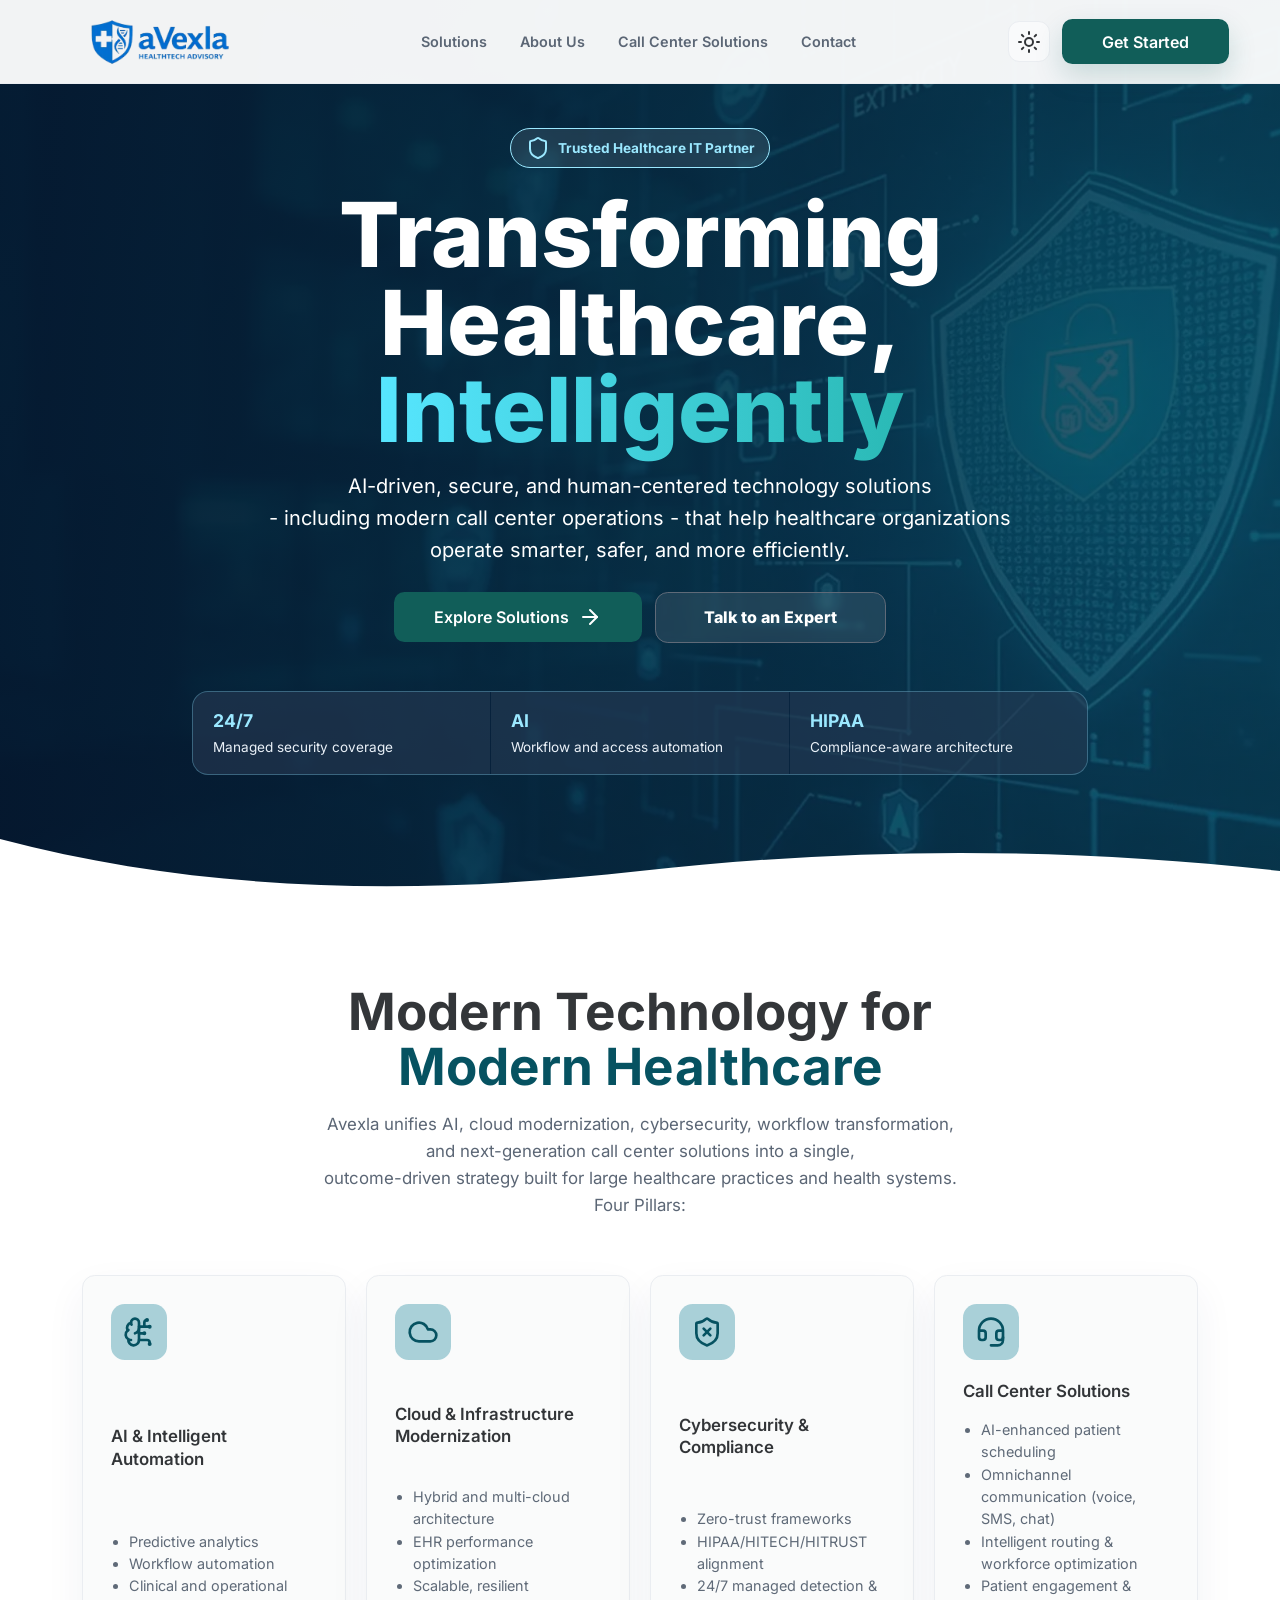
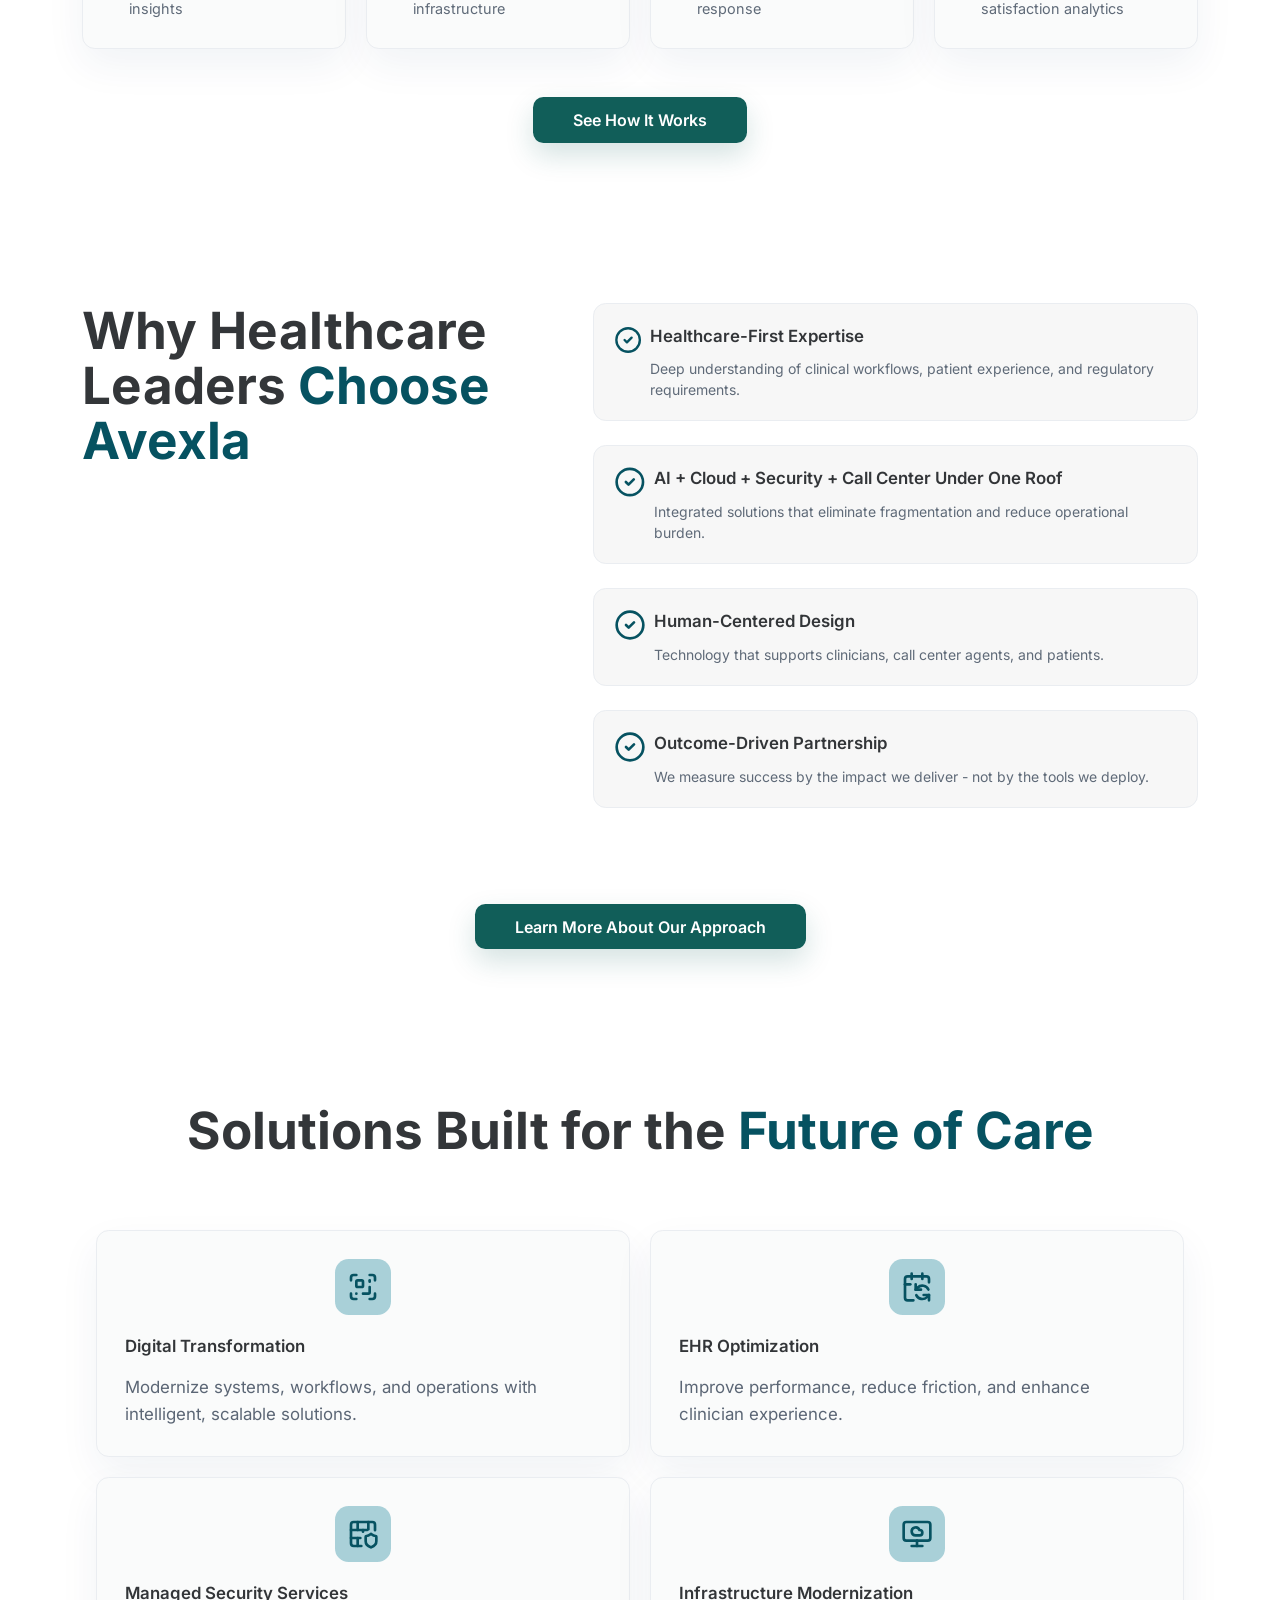
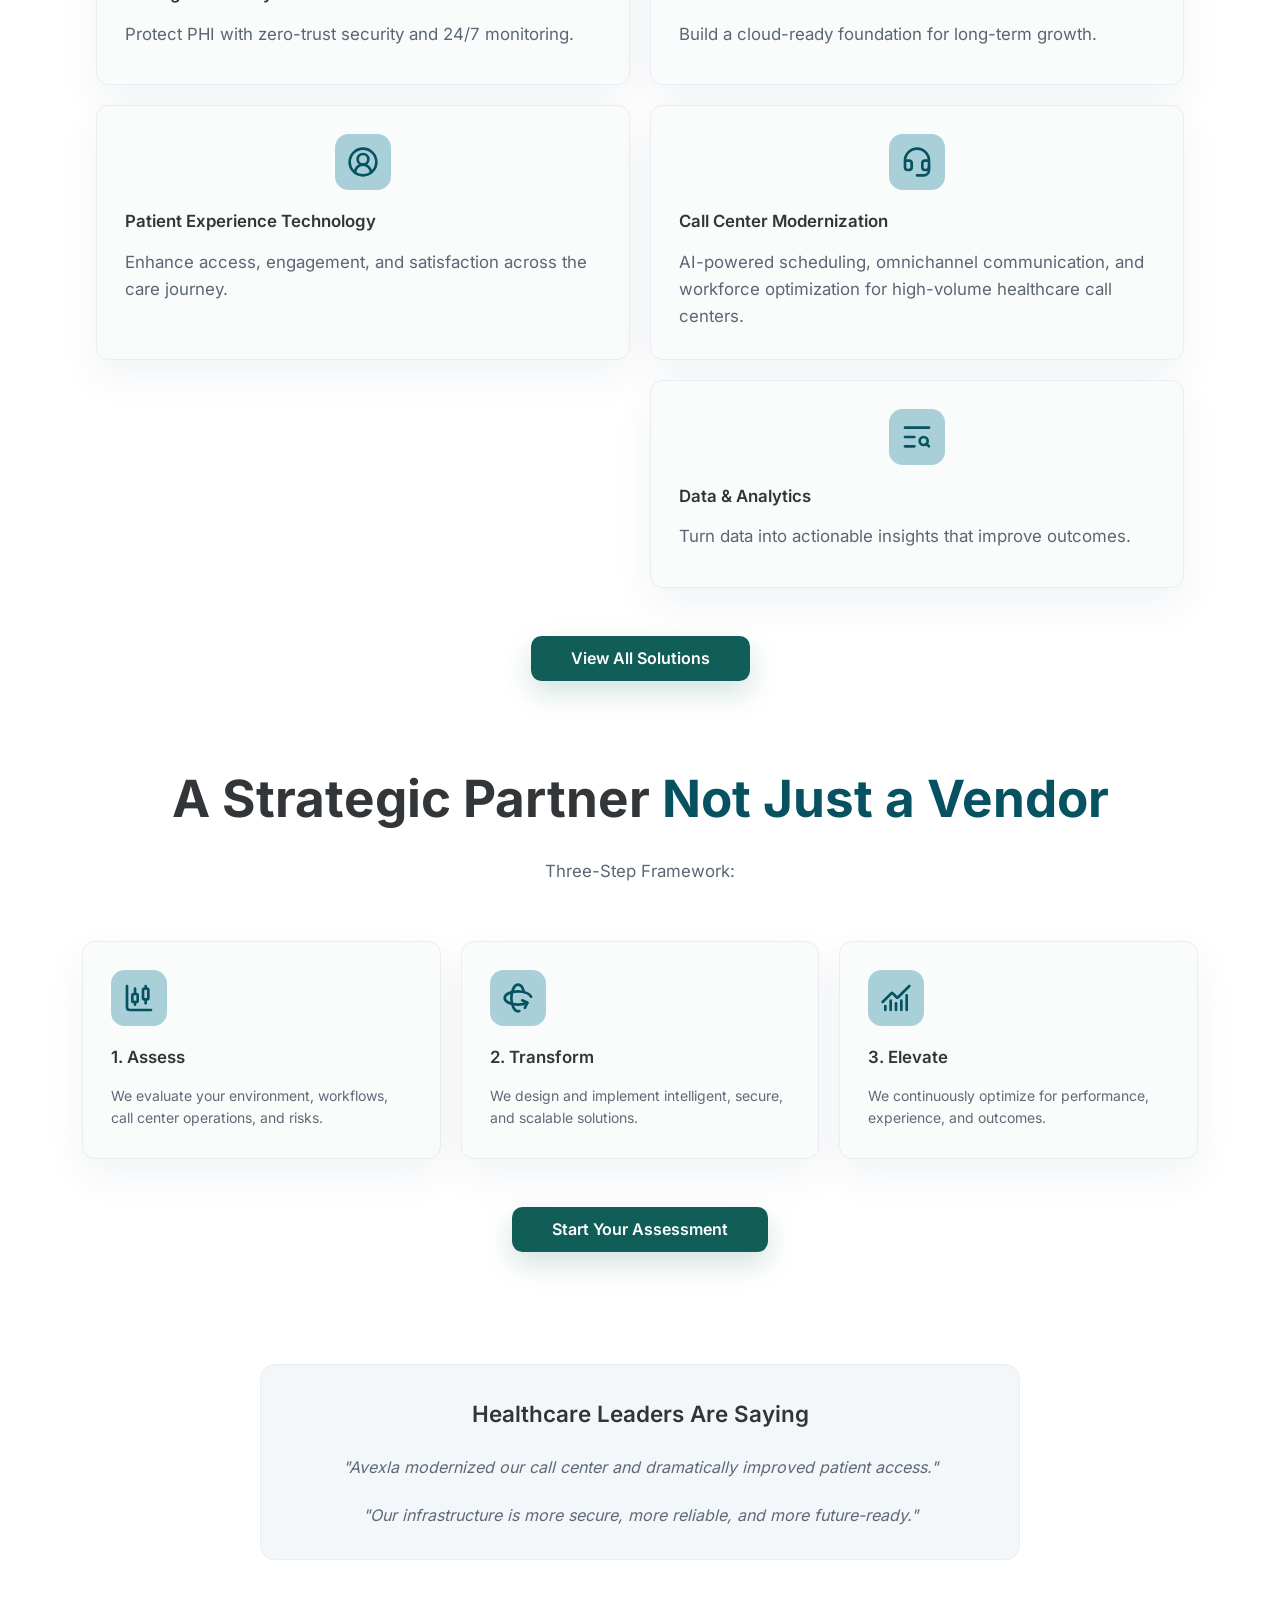
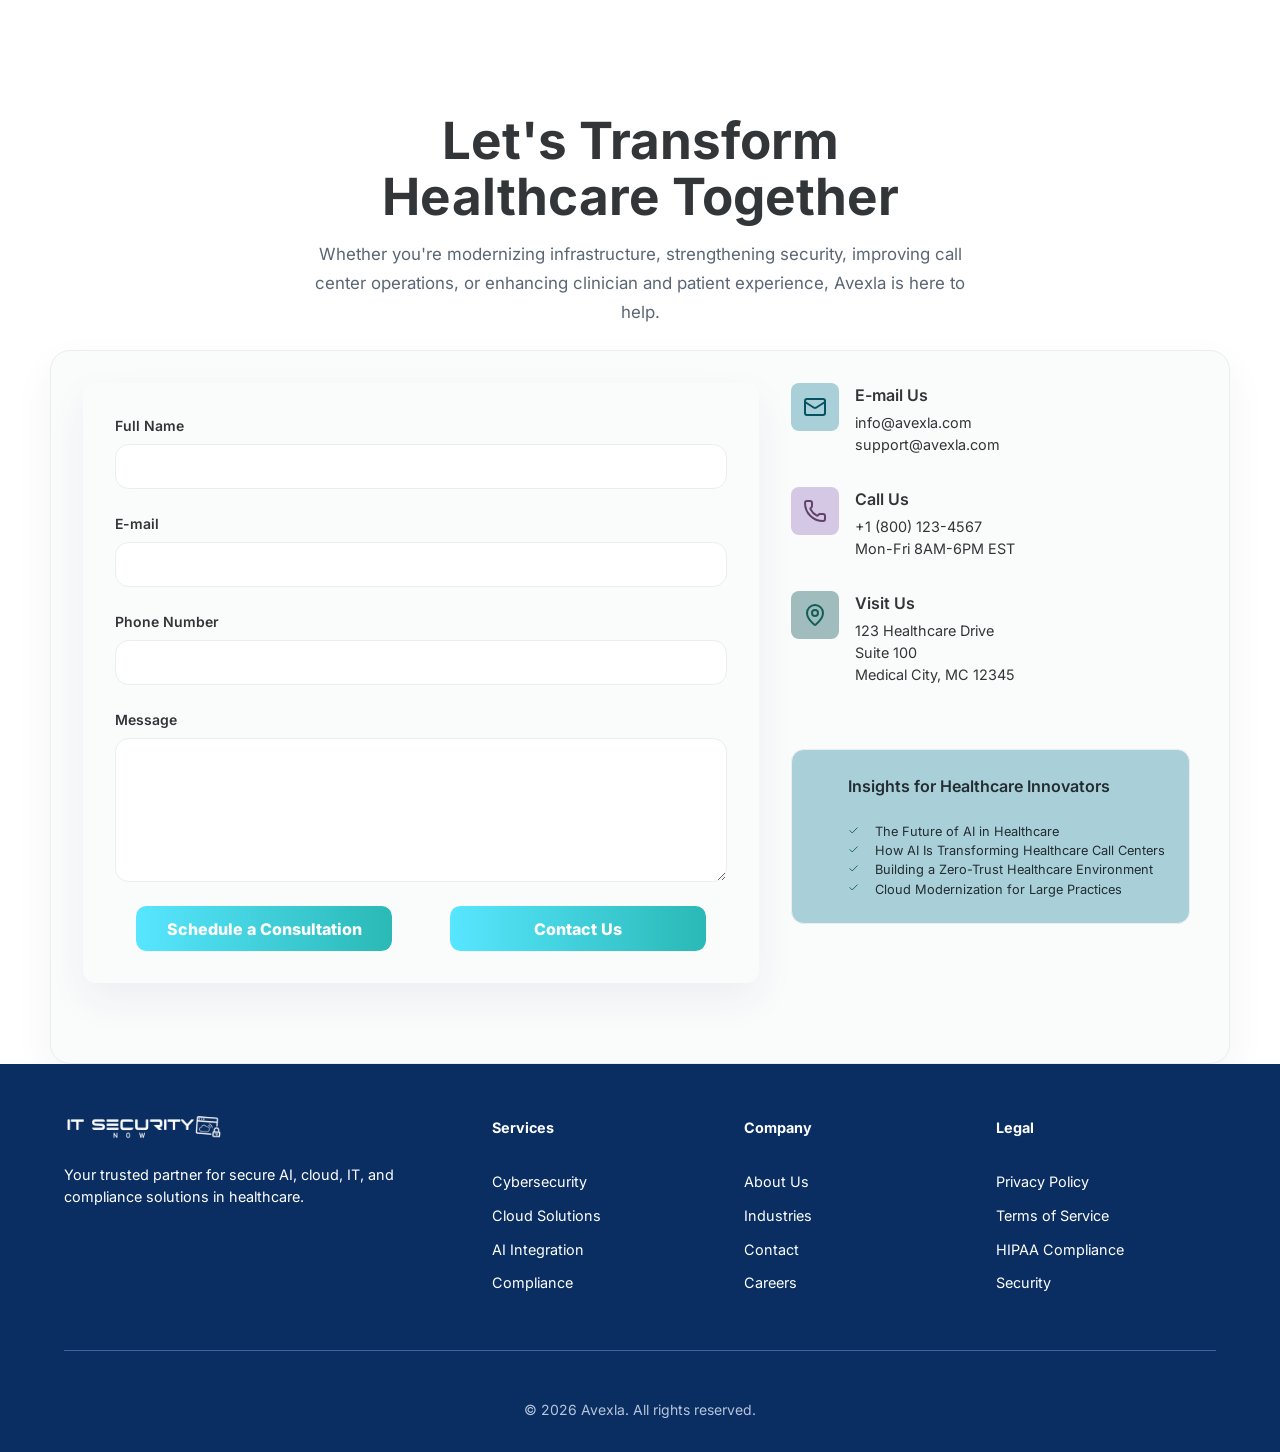
<file: index.html>
<!DOCTYPE html>
<html lang="en-US">

<head>
    <meta charset="UTF-8">
    <meta name="viewport" content="width=device-width, initial-scale=1.0">
    <link rel="icon" href="/favicon.svg">
    <link rel="mask-icon" href="/favicon.svg" color="#0a2e62">
    <title>Avexla — Healthcare Technology, AI, Security & Call Center Solutions</title>
    <meta name="description" content="Avexla delivers AI-driven, secure, and human-centered healthcare technology — cloud modernization, cybersecurity, and modern call center solutions for health systems and large practices.">
    <link rel="canonical" href="https://www.avexla.com/">
    <meta name="theme-color" content="#0a2e62">
    <script src="/gtm.js" async></script>
    <link rel="apple-touch-icon" href="/apple-touch-icon.png">
    <link rel="manifest" href="/site.webmanifest">
    <meta property="og:site_name" content="Avexla">
    <meta property="og:type" content="website">
    <meta property="og:title" content="Avexla — Healthcare Technology, AI, Security &amp; Call Center Solutions">
    <meta property="og:description" content="Avexla delivers AI-driven, secure, and human-centered healthcare technology — cloud modernization, cybersecurity, and modern call center solutions for health systems and large practices.">
    <meta property="og:url" content="https://www.avexla.com/">
    <meta property="og:image" content="https://www.avexla.com/assets/og-image.jpg">
    <meta property="og:image:width" content="1200">
    <meta property="og:image:height" content="630">
    <meta name="twitter:card" content="summary_large_image">
    <meta name="twitter:title" content="Avexla — Healthcare Technology, AI, Security &amp; Call Center Solutions">
    <meta name="twitter:description" content="Avexla delivers AI-driven, secure, and human-centered healthcare technology — cloud modernization, cybersecurity, and modern call center solutions for health systems and large practices.">
    <meta name="twitter:image" content="https://www.avexla.com/assets/og-image.jpg">
    <script type="application/ld+json">
    {
      "@context": "https://schema.org",
      "@graph": [
        {
          "@type": "Organization",
          "@id": "https://www.avexla.com/#organization",
          "name": "Avexla",
          "url": "https://www.avexla.com/",
          "logo": {
            "@type": "ImageObject",
            "url": "https://www.avexla.com/assets/avexla-logo.webp",
            "width": 386,
            "height": 145
          },
          "description": "AI-driven, secure, and human-centered healthcare technology solutions including cloud modernization, cybersecurity, and call center modernization.",
          "contactPoint": {
            "@type": "ContactPoint",
            "contactType": "sales",
            "email": "info@avexla.com",
            "availableLanguage": "English"
          }
        },
        {
          "@type": "WebSite",
          "@id": "https://www.avexla.com/#website",
          "url": "https://www.avexla.com/",
          "name": "Avexla",
          "inLanguage": "en-US",
          "publisher": {
            "@id": "https://www.avexla.com/#organization"
          }
        },
        {
          "@type": "WebPage",
          "@id": "https://www.avexla.com/#webpage",
          "url": "https://www.avexla.com/",
          "name": "Avexla — Healthcare Technology, AI, Security & Call Center Solutions",
          "isPartOf": {
            "@id": "https://www.avexla.com/#website"
          },
          "about": {
            "@id": "https://www.avexla.com/#organization"
          },
          "description": "Avexla delivers AI-driven, secure, and human-centered healthcare technology — cloud modernization, cybersecurity, and modern call center solutions for health systems and large practices.",
          "inLanguage": "en-US"
        }
      ]
    }
    </script>
    <link rel="preload" href="/assets/fonts/inter-latin.woff2" as="font" type="font/woff2" crossorigin>
    <link rel="preload" as="image" href="./assets/hero-bg.webp">
    <link rel="stylesheet" href="style.css">
</head>

<body data-theme="light">
    <header>
        <div id="logo">
            <a href="./index.html"><img src="./assets/avexla-logo.webp" width="386" height="145"
                    alt="Avexla" fetchpriority="high" decoding="async"></a>
        </div>

        <nav>
            <ul>
                <li><a href="./solutions.html">Solutions</a></li>
                <li><a href="./about.html">About Us</a></li>
                <li><a href="./callcenter.html">Call Center Solutions</a></li>
                <li><a href="./contact.html">Contact</a></li>
            </ul>
        </nav>
        <div id="mobile-menu" class="mobile-nav">
            <button class="close-menu" id="close-menu" type="button" aria-label="Close menu">&times;</button>
            <ul>
                <li><a href="./solutions.html">Solutions</a></li>
                <li><a href="./about.html">About Us</a></li>
                <li><a href="./callcenter.html">Call Center Solutions</a></li>
                <li><a href="./contact.html">Contact</a></li>
            </ul>
        </div>
        <div id="nav-buttons">
            <button class="theme-toggle" type="button" aria-label="Toggle color theme">
                <!-- sun icon -->
                <svg class="icon-sun" xmlns="http://www.w3.org/2000/svg" width="24" height="24" viewBox="0 0 24 24"
                    fill="none" stroke="currentColor" stroke-width="2" stroke-linecap="round" stroke-linejoin="round"
                    class="lucide lucide-sun-icon lucide-sun">
                    <circle cx="12" cy="12" r="4" />
                    <path d="M12 2v2" />
                    <path d="M12 20v2" />
                    <path d="m4.93 4.93 1.41 1.41" />
                    <path d="m17.66 17.66 1.41 1.41" />
                    <path d="M2 12h2" />
                    <path d="M20 12h2" />
                    <path d="m6.34 17.66-1.41 1.41" />
                    <path d="m19.07 4.93-1.41 1.41" />
                </svg>
                <!-- moon icon -->
                <svg class="icon-moon" xmlns="http://www.w3.org/2000/svg" width="24" height="24" viewBox="0 0 24 24"
                    fill="none" stroke="currentColor" stroke-width="2" stroke-linecap="round" stroke-linejoin="round"
                    class="lucide lucide-moon-icon lucide-moon">
                    <path
                        d="M20.985 12.486a9 9 0 1 1-9.473-9.472c.405-.022.617.46.402.803a6 6 0 0 0 8.268 8.268c.344-.215.825-.004.803.401" />
                </svg>
            </button>
            <button class="menu-toggle" type="button" aria-label="Open menu">☰</button>
            <button class="primary-button" type="button">
                Get Started
            </button>
        </div>
    </header>
    <section id="banner">
        <p class="banner-content credential"> <svg xmlns="http://www.w3.org/2000/svg" width="24px" height="24px"
                viewBox="0 0 24 24" fill="none" stroke="currentColor" stroke-width="2" stroke-linecap="round"
                stroke-linejoin="round" class="lucide lucide-shield-icon lucide-shield">
                <path
                    d="M20 13c0 5-3.5 7.5-7.66 8.95a1 1 0 0 1-.67-.01C7.5 20.5 4 18 4 13V6a1 1 0 0 1 1-1c2 0 4.5-1.2 6.24-2.72a1.17 1.17 0 0 1 1.52 0C14.51 3.81 17 5 19 5a1 1 0 0 1 1 1z" />
            </svg>Trusted Healthcare IT Partner</p>
        <h1 class="banner-content" id="main-title">Transforming Healthcare,<br>
            <span>Intelligently </span>
        </h1>
        <p class="banner-content" id="banner-content-text">AI-driven, secure, and human-centered technology solutions
            <br>- including modern
            call center operations -
            that help healthcare organizations operate smarter, safer, and more efficiently.</p>
        <div class="banner-buttons">
            <button class="banner-content" id="schedule-button">Explore Solutions <svg
                    xmlns="http://www.w3.org/2000/svg" width="24" height="24" viewBox="0 0 24 24" fill="none"
                    stroke="currentColor" stroke-width="2" stroke-linecap="round" stroke-linejoin="round"
                    class="lucide lucide-arrow-right-icon lucide-arrow-right">
                    <path d="M5 12h14" />
                    <path d="m12 5 7 7-7 7" />
                </svg></button>
            <button class="banner-content secondary-button">Talk to an Expert</button>
        </div>
        <div class="hero-metrics" aria-label="Avexla service highlights">
            <div>
                <strong>24/7</strong>
                <span>Managed security coverage</span>
            </div>
            <div>
                <strong>AI</strong>
                <span>Workflow and access automation</span>
            </div>
            <div>
                <strong>HIPAA</strong>
                <span>Compliance-aware architecture</span>
            </div>
        </div>
        <!-- WAVE -->
        <svg class="banner-wave" viewBox="0 0 1440 120" preserveAspectRatio="none">
            <path d="M0,64 C240,120 480,120 720,96 960,72 1200,72 1440,96 L1440,120 L0,120 Z" fill="#ffffff" />
        </svg>
    </section>
    <main>
        <section class="text-container" id="about">
            <h2>Modern Technology for<br><span>Modern Healthcare</span></h2>
            <p>Avexla unifies AI, cloud modernization, cybersecurity, workflow transformation, <br>and next-generation
                call
                center solutions into a single, <br>outcome-driven strategy built for large healthcare practices and
                health systems.<br>
                Four Pillars:</p>
        </section>
        <section class="cards-container">
            <div class="card">
                <div class="icon-container">
                    <svg class="blue-icon" xmlns="http://www.w3.org/2000/svg" width="24" height="24" viewBox="0 0 24 24"
                        fill="none" stroke="currentColor" stroke-width="2" stroke-linecap="round"
                        stroke-linejoin="round" class="lucide lucide-brain-circuit-icon lucide-brain-circuit">
                        <path
                            d="M12 5a3 3 0 1 0-5.997.125 4 4 0 0 0-2.526 5.77 4 4 0 0 0 .556 6.588A4 4 0 1 0 12 18Z" />
                        <path d="M9 13a4.5 4.5 0 0 0 3-4" />
                        <path d="M6.003 5.125A3 3 0 0 0 6.401 6.5" />
                        <path d="M3.477 10.896a4 4 0 0 1 .585-.396" />
                        <path d="M6 18a4 4 0 0 1-1.967-.516" />
                        <path d="M12 13h4" />
                        <path d="M12 18h6a2 2 0 0 1 2 2v1" />
                        <path d="M12 8h8" />
                        <path d="M16 8V5a2 2 0 0 1 2-2" />
                        <circle cx="16" cy="13" r=".5" />
                        <circle cx="18" cy="3" r=".5" />
                        <circle cx="20" cy="21" r=".5" />
                        <circle cx="20" cy="8" r=".5" />
                    </svg>
                </div>
                <h3>AI & Intelligent <br>Automation</h3>
                <ul>
                    <li>Predictive analytics</li>
                    <li>Workflow automation</li>
                    <li>Clinical and operational insights</li>
                </ul>
            </div>
            <div class="card">
                <div class="icon-container">
                    <svg class="blue-icon" xmlns="http://www.w3.org/2000/svg" width="24" height="24" viewBox="0 0 24 24"
                        fill="none" stroke="currentColor" stroke-width="2" stroke-linecap="round"
                        stroke-linejoin="round" class="lucide lucide-cloud-icon lucide-cloud">
                        <path d="M17.5 19H9a7 7 0 1 1 6.71-9h1.79a4.5 4.5 0 1 1 0 9Z" />
                    </svg>
                </div>
                <h3>Cloud & Infrastructure Modernization</h3>
                <ul>
                    <li>Hybrid and multi-cloud architecture</li>
                    <li>EHR performance optimization</li>
                    <li>Scalable, resilient infrastructure</li>
                </ul>
            </div>
            <div class="card">
                <div class="icon-container">
                    <svg class="blue-icon" xmlns="http://www.w3.org/2000/svg" width="24" height="24" viewBox="0 0 24 24"
                        fill="none" stroke="currentColor" stroke-width="2" stroke-linecap="round"
                        stroke-linejoin="round" class="lucide lucide-shield-x-icon lucide-shield-x">
                        <path
                            d="M20 13c0 5-3.5 7.5-7.66 8.95a1 1 0 0 1-.67-.01C7.5 20.5 4 18 4 13V6a1 1 0 0 1 1-1c2 0 4.5-1.2 6.24-2.72a1.17 1.17 0 0 1 1.52 0C14.51 3.81 17 5 19 5a1 1 0 0 1 1 1z" />
                        <path d="m14.5 9.5-5 5" />
                        <path d="m9.5 9.5 5 5" />
                    </svg>
                </div>
                <h3>Cybersecurity & Compliance</h3>
                <ul>
                    <li>Zero-trust frameworks</li>
                    <li>HIPAA/HITECH/HITRUST alignment</li>
                    <li>24/7 managed detection & response</li>
                </ul>
            </div>
            <div class="card">
                <div class="icon-container">
                    <svg class="blue-icon" xmlns="http://www.w3.org/2000/svg" width="24" height="24" viewBox="0 0 24 24"
                        fill="none" stroke="currentColor" stroke-width="2" stroke-linecap="round"
                        stroke-linejoin="round" class="lucide lucide-headset-icon lucide-headset">
                        <path
                            d="M3 11h3a2 2 0 0 1 2 2v3a2 2 0 0 1-2 2H5a2 2 0 0 1-2-2v-5Zm0 0a9 9 0 1 1 18 0m0 0v5a2 2 0 0 1-2 2h-1a2 2 0 0 1-2-2v-3a2 2 0 0 1 2-2h3Z" />
                        <path d="M21 16v2a4 4 0 0 1-4 4h-5" />
                    </svg>
                </div>
                <h3>Call Center Solutions</h3>
                <ul>
                    <li>AI-enhanced patient scheduling</li>
                    <li>Omnichannel communication (voice, SMS, chat)</li>
                    <li>Intelligent routing & workforce optimization</li>
                    <li>Patient engagement & satisfaction analytics</li>
                </ul>
            </div>
        </section>
        <div class="section-action">
            <button class="primary-button" type="button">See How It Works</button>
        </div>
        <section class="reasons-why">
            <div id="why">
                <h2>Why Healthcare Leaders <span>Choose Avexla</span></h2>
            </div>
            <div id="reasons">
                <ul>
                    <li class="list">
                        <svg class="reasons-icon" xmlns="http://www.w3.org/2000/svg" width="24" height="24"
                            viewBox="0 0 24 24" fill="none" stroke="currentColor" stroke-width="2"
                            stroke-linecap="round" stroke-linejoin="round"
                            class="lucide lucide-circle-check-icon lucide-circle-check">
                            <circle cx="12" cy="12" r="10" />
                            <path d="m9 12 2 2 4-4" />
                        </svg>
                            <div>
                                <h3>Healthcare-First Expertise</h3>
                            <p>Deep understanding of clinical workflows, patient experience, and regulatory
                                requirements.</p>
                        </div>
                    </li>
                    <li class="list">
                        <svg class="reasons-icon" xmlns="http://www.w3.org/2000/svg" width="24" height="24"
                            viewBox="0 0 24 24" fill="none" stroke="currentColor" stroke-width="2"
                            stroke-linecap="round" stroke-linejoin="round"
                            class="lucide lucide-circle-check-icon lucide-circle-check">
                            <circle cx="12" cy="12" r="10" />
                            <path d="m9 12 2 2 4-4" />
                        </svg>
                            <div>
                                <h3>AI + Cloud + Security + Call Center Under One Roof</h3>
                            <p>Integrated solutions that eliminate fragmentation and reduce operational burden.</p>
                        </div>
                    </li>
                    <li class="list">
                        <svg class="reasons-icon" xmlns="http://www.w3.org/2000/svg" width="24" height="24"
                            viewBox="0 0 24 24" fill="none" stroke="currentColor" stroke-width="2"
                            stroke-linecap="round" stroke-linejoin="round"
                            class="lucide lucide-circle-check-icon lucide-circle-check">
                            <circle cx="12" cy="12" r="10" />
                            <path d="m9 12 2 2 4-4" />
                        </svg>
                            <div>
                                <h3>Human-Centered Design</h3>
                            <p>Technology that supports clinicians, call center agents, and patients.</p>
                        </div>
                    </li>
                    <li class="list">
                        <svg class="reasons-icon" xmlns="http://www.w3.org/2000/svg" width="24" height="24"
                            viewBox="0 0 24 24" fill="none" stroke="currentColor" stroke-width="2"
                            stroke-linecap="round" stroke-linejoin="round"
                            class="lucide lucide-circle-check-icon lucide-circle-check">
                            <circle cx="12" cy="12" r="10" />
                            <path d="m9 12 2 2 4-4" />
                        </svg>
                            <div>
                                <h3>Outcome-Driven Partnership</h3>
                            <p>We measure success by the impact we deliver - not by the tools we deploy.</p>
                        </div>
                    </li>
                </ul>
            </div>
        </section>
        <div class="section-action">
            <button class="primary-button" type="button">Learn More About Our Approach</button>
        </div>
        <section id="solutions">
            <div class="text-container">
                <h2>Solutions Built for the <span>Future of Care</span></h2>
                <!-- <p>Vendor-agnostic services tailored to maximize your healthcare organization's IT capabilities</p> -->
            </div>
            <div class="cards2-container">
                <div class="card2">
                    <div class="icon-container-start-alignment">
                        <svg class="blue-icon" xmlns="http://www.w3.org/2000/svg" width="24" height="24"
                            viewBox="0 0 24 24" fill="none" stroke="currentColor" stroke-width="2"
                            stroke-linecap="round" stroke-linejoin="round"
                            class="lucide lucide-scan-qr-code-icon lucide-scan-qr-code">
                            <path d="M17 12v4a1 1 0 0 1-1 1h-4" />
                            <path d="M17 3h2a2 2 0 0 1 2 2v2" />
                            <path d="M17 8V7" />
                            <path d="M21 17v2a2 2 0 0 1-2 2h-2" />
                            <path d="M3 7V5a2 2 0 0 1 2-2h2" />
                            <path d="M7 17h.01" />
                            <path d="M7 21H5a2 2 0 0 1-2-2v-2" />
                            <rect x="7" y="7" width="5" height="5" rx="1" />
                        </svg>
                    </div>
                    <h3>Digital Transformation</h3>
                    <p>Modernize systems, workflows, and operations with intelligent, scalable solutions.</p>
                </div>
                <div class="card2">
                    <div class="icon-container-start-alignment">
                        <svg class="blue-icon" xmlns="http://www.w3.org/2000/svg" width="24" height="24"
                            viewBox="0 0 24 24" fill="none" stroke="currentColor" stroke-width="2"
                            stroke-linecap="round" stroke-linejoin="round"
                            class="lucide lucide-calendar-sync-icon lucide-calendar-sync">
                            <path d="M11 10v4h4" />
                            <path d="m11 14 1.535-1.605a5 5 0 0 1 8 1.5" />
                            <path d="M16 2v4" />
                            <path d="m21 18-1.535 1.605a5 5 0 0 1-8-1.5" />
                            <path d="M21 22v-4h-4" />
                            <path d="M21 8.5V6a2 2 0 0 0-2-2H5a2 2 0 0 0-2 2v14a2 2 0 0 0 2 2h4.3" />
                            <path d="M3 10h4" />
                            <path d="M8 2v4" />
                        </svg>
                    </div>
                    <h3>EHR Optimization</h3>
                    <p>Improve performance, reduce friction, and enhance clinician experience.</p>
                </div>
                <div class="card2">
                    <div class="icon-container-start-alignment">
                        <svg class="blue-icon" xmlns="http://www.w3.org/2000/svg" width="24" height="24"
                            viewBox="0 0 24 24" fill="none" stroke="currentColor" stroke-width="2"
                            stroke-linecap="round" stroke-linejoin="round"
                            class="lucide lucide-brick-wall-shield-icon lucide-brick-wall-shield">
                            <path d="M12 9v1.258" />
                            <path d="M16 3v5.46" />
                            <path d="M21 9.118V5a2 2 0 0 0-2-2H5a2 2 0 0 0-2 2v14a2 2 0 0 0 2 2h5.75" />
                            <path
                                d="M22 17.5c0 2.499-1.75 3.749-3.83 4.474a.5.5 0 0 1-.335-.005c-2.085-.72-3.835-1.97-3.835-4.47V14a.5.5 0 0 1 .5-.499c1 0 2.25-.6 3.12-1.36a.6.6 0 0 1 .76-.001c.875.765 2.12 1.36 3.12 1.36a.5.5 0 0 1 .5.5z" />
                            <path d="M3 15h7" />
                            <path d="M3 9h12.142" />
                            <path d="M8 15v6" />
                            <path d="M8 3v6" />
                        </svg>
                    </div>
                    <h3>Managed Security Services</h3>
                    <p>Protect PHI with zero-trust security and 24/7 monitoring.</p>
                </div>
                <div class="card2">
                    <div class="icon-container-start-alignment">
                        <svg class="blue-icon" xmlns="http://www.w3.org/2000/svg" width="24" height="24"
                            viewBox="0 0 24 24" fill="none" stroke="currentColor" stroke-width="2"
                            stroke-linecap="round" stroke-linejoin="round"
                            class="lucide lucide-monitor-cloud-icon lucide-monitor-cloud">
                            <path d="M11 13a3 3 0 1 1 2.83-4H14a2 2 0 0 1 0 4z" />
                            <path d="M12 17v4" />
                            <path d="M8 21h8" />
                            <rect x="2" y="3" width="20" height="14" rx="2" />
                        </svg>
                    </div>
                    <h3>Infrastructure Modernization</h3>
                    <p>Build a cloud-ready foundation for long-term growth.</p>
                </div>
                <div class="card2">
                    <div class="icon-container-start-alignment">
                        <svg class="blue-icon" xmlns="http://www.w3.org/2000/svg" width="24" height="24"
                            viewBox="0 0 24 24" fill="none" stroke="currentColor" stroke-width="2"
                            stroke-linecap="round" stroke-linejoin="round"
                            class="lucide lucide-circle-user-round-icon lucide-circle-user-round">
                            <path d="M18 20a6 6 0 0 0-12 0" />
                            <circle cx="12" cy="10" r="4" />
                            <circle cx="12" cy="12" r="10" />
                        </svg>
                    </div>
                    <h3>Patient Experience Technology</h3>
                    <p>Enhance access, engagement, and satisfaction across the care journey.</p>
                </div>
                <div class="card2">
                    <div class="icon-container-start-alignment">
                        <svg class="blue-icon" xmlns="http://www.w3.org/2000/svg" width="24" height="24"
                            viewBox="0 0 24 24" fill="none" stroke="currentColor" stroke-width="2"
                            stroke-linecap="round" stroke-linejoin="round"
                            class="lucide lucide-headset-icon lucide-headset">
                            <path
                                d="M3 11h3a2 2 0 0 1 2 2v3a2 2 0 0 1-2 2H5a2 2 0 0 1-2-2v-5Zm0 0a9 9 0 1 1 18 0m0 0v5a2 2 0 0 1-2 2h-1a2 2 0 0 1-2-2v-3a2 2 0 0 1 2-2h3Z" />
                            <path d="M21 16v2a4 4 0 0 1-4 4h-5" />
                        </svg>
                    </div>
                    <h3>Call Center Modernization</h3>
                    <p>AI-powered scheduling, omnichannel communication, and workforce optimization for high-volume
                        healthcare call centers.</p>
                </div>
                <div class="card2">
                    <div class="icon-container-start-alignment">
                        <svg class="blue-icon" xmlns="http://www.w3.org/2000/svg" width="24" height="24"
                            viewBox="0 0 24 24" fill="none" stroke="currentColor" stroke-width="2"
                            stroke-linecap="round" stroke-linejoin="round"
                            class="lucide lucide-text-search-icon lucide-text-search">
                            <path d="M21 5H3" />
                            <path d="M10 12H3" />
                            <path d="M10 19H3" />
                            <circle cx="17" cy="15" r="3" />
                            <path d="m21 19-1.9-1.9" />
                        </svg>
                    </div>
                    <h3>Data & Analytics</h3>
                    <p>Turn data into actionable insights that improve outcomes.</p>
                </div>
            </div>
            <button class="primary-button" type="button">View All Solutions</button>
        </section>
        <section class="text-container" id="focus">
            <h2>A Strategic Partner <span>Not Just a Vendor</span></h2>
            <p>Three-Step Framework:</p>
        </section>
        <section class="cards3-container">
            <div class="card">
                <div class="blue-icon-container">
                    <svg class="blue-icon" xmlns="http://www.w3.org/2000/svg" width="24" height="24" viewBox="0 0 24 24"
                        fill="none" stroke="currentColor" stroke-width="2" stroke-linecap="round"
                        stroke-linejoin="round" class="lucide lucide-chart-candlestick-icon lucide-chart-candlestick">
                        <path d="M9 5v4" />
                        <rect width="4" height="6" x="7" y="9" rx="1" />
                        <path d="M9 15v2" />
                        <path d="M17 3v2" />
                        <rect width="4" height="8" x="15" y="5" rx="1" />
                        <path d="M17 13v3" />
                        <path d="M3 3v16a2 2 0 0 0 2 2h16" />
                    </svg>
                </div>
                <h3>1. Assess</h3>
                <p>We evaluate your environment, workflows, call center operations, and risks.</p>
            </div>
            <div class="card">
                <div class="blue-icon-container">
                    <svg class="blue-icon" xmlns="http://www.w3.org/2000/svg" width="24" height="24" viewBox="0 0 24 24"
                        fill="none" stroke="currentColor" stroke-width="2" stroke-linecap="round"
                        stroke-linejoin="round" class="lucide lucide-rotate3d-icon lucide-rotate-3d">
                        <path
                            d="M16.466 7.5C15.643 4.237 13.952 2 12 2 9.239 2 7 6.477 7 12s2.239 10 5 10c.342 0 .677-.069 1-.2" />
                        <path d="m15.194 13.707 3.814 1.86-1.86 3.814" />
                        <path
                            d="M19 15.57c-1.804.885-4.274 1.43-7 1.43-5.523 0-10-2.239-10-5s4.477-5 10-5c4.838 0 8.873 1.718 9.8 4" />
                    </svg>
                </div>
                <h3>2. Transform</h3>
                <p>We design and implement intelligent, secure, and scalable solutions.</p>
            </div>
            <div class="card">
                <div class="blue-icon-container">
                    <svg class="blue-icon" xmlns="http://www.w3.org/2000/svg" width="24" height="24" viewBox="0 0 24 24"
                        fill="none" stroke="currentColor" stroke-width="2" stroke-linecap="round"
                        stroke-linejoin="round"
                        class="lucide lucide-chart-no-axes-combined-icon lucide-chart-no-axes-combined">
                        <path d="M12 16v5" />
                        <path d="M16 14v7" />
                        <path d="M20 10v11" />
                        <path d="m22 3-8.646 8.646a.5.5 0 0 1-.708 0L9.354 8.354a.5.5 0 0 0-.707 0L2 15" />
                        <path d="M4 18v3" />
                        <path d="M8 14v7" />
                    </svg>
                </div>
                <h3>3. Elevate</h3>
                <p>We continuously optimize for performance, experience, and outcomes.</p>
            </div>
        </section>
        <div class="section-action">
            <button class="primary-button" type="button">Start Your Assessment</button>
        </div>
        <section class="testimonials">
            <div>
                <h3>Healthcare Leaders Are Saying</h3>
                <p><em>"Avexla modernized our call center and dramatically improved patient access."</em></p>
                <p><em>"Our infrastructure is more secure, more reliable, and more future-ready."</em></p>
            </div>
        </section>
        <section class="form-title">
            <div>
                <h2>Let's Transform Healthcare <span>Together</span></h2>
                <p>Whether you're modernizing infrastructure, strengthening security, improving call center operations,
                    or enhancing clinician and patient experience, Avexla is here to help.</p>
            </div>
        </section>
        <section class="form-area">
            <section class="form-container">
                <form action="/submit-page" method="POST">
                    <div class="input">
                        <label for="name">Full Name</label>
                        <input type="text" class="blank" id="name" name="user_name" autocomplete="name" required>
                    </div>
                    <div class="input">
                        <label for="mail">E-mail</label>
                        <input type="email" class="blank" id="mail" name="user_mail" autocomplete="email">
                    </div>
                    <div class="input">
                        <label for="phone-number">Phone Number</label>
                        <input type="tel" class="blank" id="phone-number" name="phone_number" autocomplete="tel" pattern="[0-9]{10,11}"
                            title="Enter a valid phone number using numbers only">
                    </div>
                    <div class="input">
                        <label for="msg-blank">Message</label>
                        <textarea id="msg-blank" name="user_message"></textarea>
                    </div>
                    <div class="form-button">
                        <button type="submit">Schedule a Consultation</button>
                        <button class="secondary-button" type="button">Contact Us</button>
                    </div>
                </form>
            </section>
            <aside>
                <ul class="contact">
                    <li>
                        <div id="mail-icon">
                            <svg class="blue-icon" xmlns="http://www.w3.org/2000/svg" width="24" height="24"
                                viewBox="0 0 24 24" fill="none" stroke="currentColor" stroke-width="2"
                                stroke-linecap="round" stroke-linejoin="round"
                                class="lucide lucide-mail-icon lucide-mail">
                                <path d="m22 7-8.991 5.727a2 2 0 0 1-2.009 0L2 7" />
                                <rect x="2" y="4" width="20" height="16" rx="2" />
                            </svg>
                        </div>
                        <div>
                            <h3>E-mail Us</h3>
                            <p>info@avexla.com <br>
                                support@avexla.com</p>
                        </div>
                    </li>
                    <li>
                        <div id="phone-icon">
                            <svg class="purple-icon" xmlns="http://www.w3.org/2000/svg" width="24" height="24"
                                viewBox="0 0 24 24" fill="none" stroke="currentColor" stroke-width="2"
                                stroke-linecap="round" stroke-linejoin="round"
                                class="lucide lucide-phone-icon lucide-phone">
                                <path
                                    d="M13.832 16.568a1 1 0 0 0 1.213-.303l.355-.465A2 2 0 0 1 17 15h3a2 2 0 0 1 2 2v3a2 2 0 0 1-2 2A18 18 0 0 1 2 4a2 2 0 0 1 2-2h3a2 2 0 0 1 2 2v3a2 2 0 0 1-.8 1.6l-.468.351a1 1 0 0 0-.292 1.233 14 14 0 0 0 6.392 6.384" />
                            </svg>
                        </div>
                        <div>
                            <h3>Call Us</h3>
                            <p>+1 (800) 123-4567 <br>
                                Mon-Fri 8AM-6PM EST</p>
                        </div>
                    </li>
                    <li>
                        <div id="pin-icon">
                            <svg class="green-icon" xmlns="http://www.w3.org/2000/svg" width="24" height="24"
                                viewBox="0 0 24 24" fill="none" stroke="currentColor" stroke-width="2"
                                stroke-linecap="round" stroke-linejoin="round"
                                class="lucide lucide-map-pin-icon lucide-map-pin">
                                <path
                                    d="M20 10c0 4.993-5.539 10.193-7.399 11.799a1 1 0 0 1-1.202 0C9.539 20.193 4 14.993 4 10a8 8 0 0 1 16 0" />
                                <circle cx="12" cy="10" r="3" />
                            </svg>
                        </div>
                        <div>
                            <h3>Visit Us</h3>
                            <p>123 Healthcare Drive <br>
                                Suite 100 <br>
                                Medical City, MC 12345</p>
                        </div>
                    </li>
                </ul>
                <div class="partnering">
                    <h3>Insights for Healthcare Innovators</h3>
                    <ul>
                        <li><svg class="green-check" xmlns="http://www.w3.org/2000/svg" width="24" height="24"
                                viewBox="0 0 24 24" fill="none" stroke="currentColor" stroke-width="2"
                                stroke-linecap="round" stroke-linejoin="round"
                                class="lucide lucide-check-icon lucide-check">
                                <path d="M20 6 9 17l-5-5" />
                            </svg>The Future of AI in Healthcare</li>
                        <li><svg class="green-check" xmlns="http://www.w3.org/2000/svg" width="24" height="24"
                                viewBox="0 0 24 24" fill="none" stroke="currentColor" stroke-width="2"
                                stroke-linecap="round" stroke-linejoin="round"
                                class="lucide lucide-check-icon lucide-check">
                                <path d="M20 6 9 17l-5-5" />
                            </svg>How AI Is Transforming Healthcare Call Centers</li>
                        <li><svg class="green-check" xmlns="http://www.w3.org/2000/svg" width="24" height="24"
                                viewBox="0 0 24 24" fill="none" stroke="currentColor" stroke-width="2"
                                stroke-linecap="round" stroke-linejoin="round"
                                class="lucide lucide-check-icon lucide-check">
                                <path d="M20 6 9 17l-5-5" />
                            </svg>Building a Zero-Trust Healthcare Environment</li>
                        <li><svg class="green-check" xmlns="http://www.w3.org/2000/svg" width="24" height="24"
                                viewBox="0 0 24 24" fill="none" stroke="currentColor" stroke-width="2"
                                stroke-linecap="round" stroke-linejoin="round"
                                class="lucide lucide-check-icon lucide-check">
                                <path d="M20 6 9 17l-5-5" />
                            </svg>Cloud Modernization for Large Practices</li>
                    </ul>
                </div>
            </aside>
        </section>
    </main>
    <footer>
        <div class="links">
            <div class="logo-area">
                <img class="white-logo" src="./assets/itsn-logo-white.webp" width="400" height="76"
                    alt="Avexla" decoding="async">
                <p>Your trusted partner for secure AI, cloud, IT, and compliance solutions in healthcare.</p>
            </div>
            <ul class="links-list">
                <li><a href="./solutions.html"><b>Services</b></a></li>
                <li><a href="./solutions.html#cybersecurity">Cybersecurity</a></li>
                <li><a href="./solutions.html#cloud">Cloud Solutions</a></li>
                <li><a href="./solutions.html#ai">AI Integration</a></li>
                <li><a href="./solutions.html#cybersecurity">Compliance</a></li>
            </ul>
            <ul class="links-list">
                <li><a href="./about.html"><b>Company</b></a></li>
                <li><a href="./about.html">About Us</a></li>
                <li><a href="./about.html">Industries</a></li>
                <li><a href="./contact.html">Contact</a></li>
                <li><a href="./contact.html">Careers</a></li>
            </ul>
            <ul class="links-list">
                <li><a href="./legal.html"><b>Legal</b></a></li>
                <li><a href="./legal.html#privacy">Privacy Policy</a></li>
                <li><a href="./legal.html#terms">Terms of Service</a></li>
                <li><a href="./legal.html#hipaa">HIPAA Compliance</a></li>
                <li><a href="./legal.html#security">Security</a></li>
            </ul>
        </div>
        <div class="copyright">
            <div class="copyright-inner">
                <p>&copy; 2026 Avexla. All rights reserved.</p>
            </div>
        </div>
    </footer>
    <script src="./avexla.js"></script>
</body>

</html>
</file>
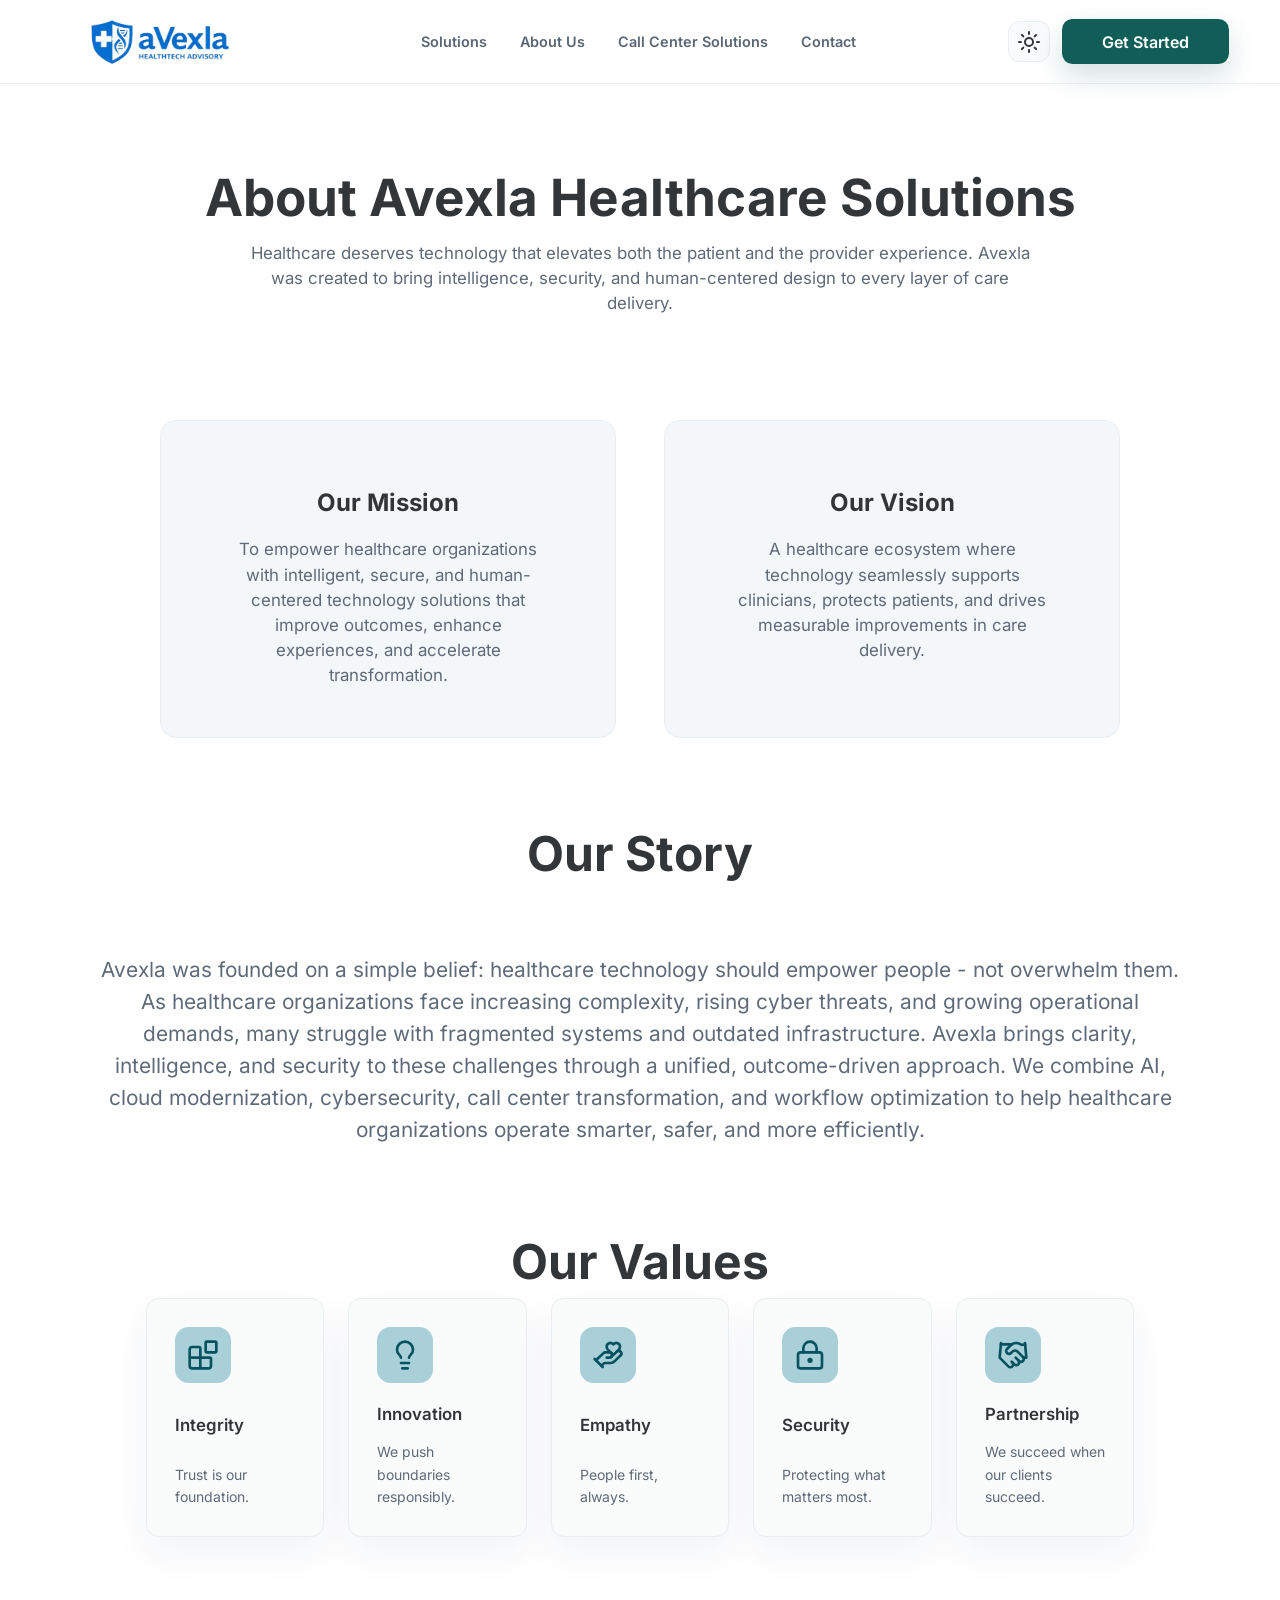
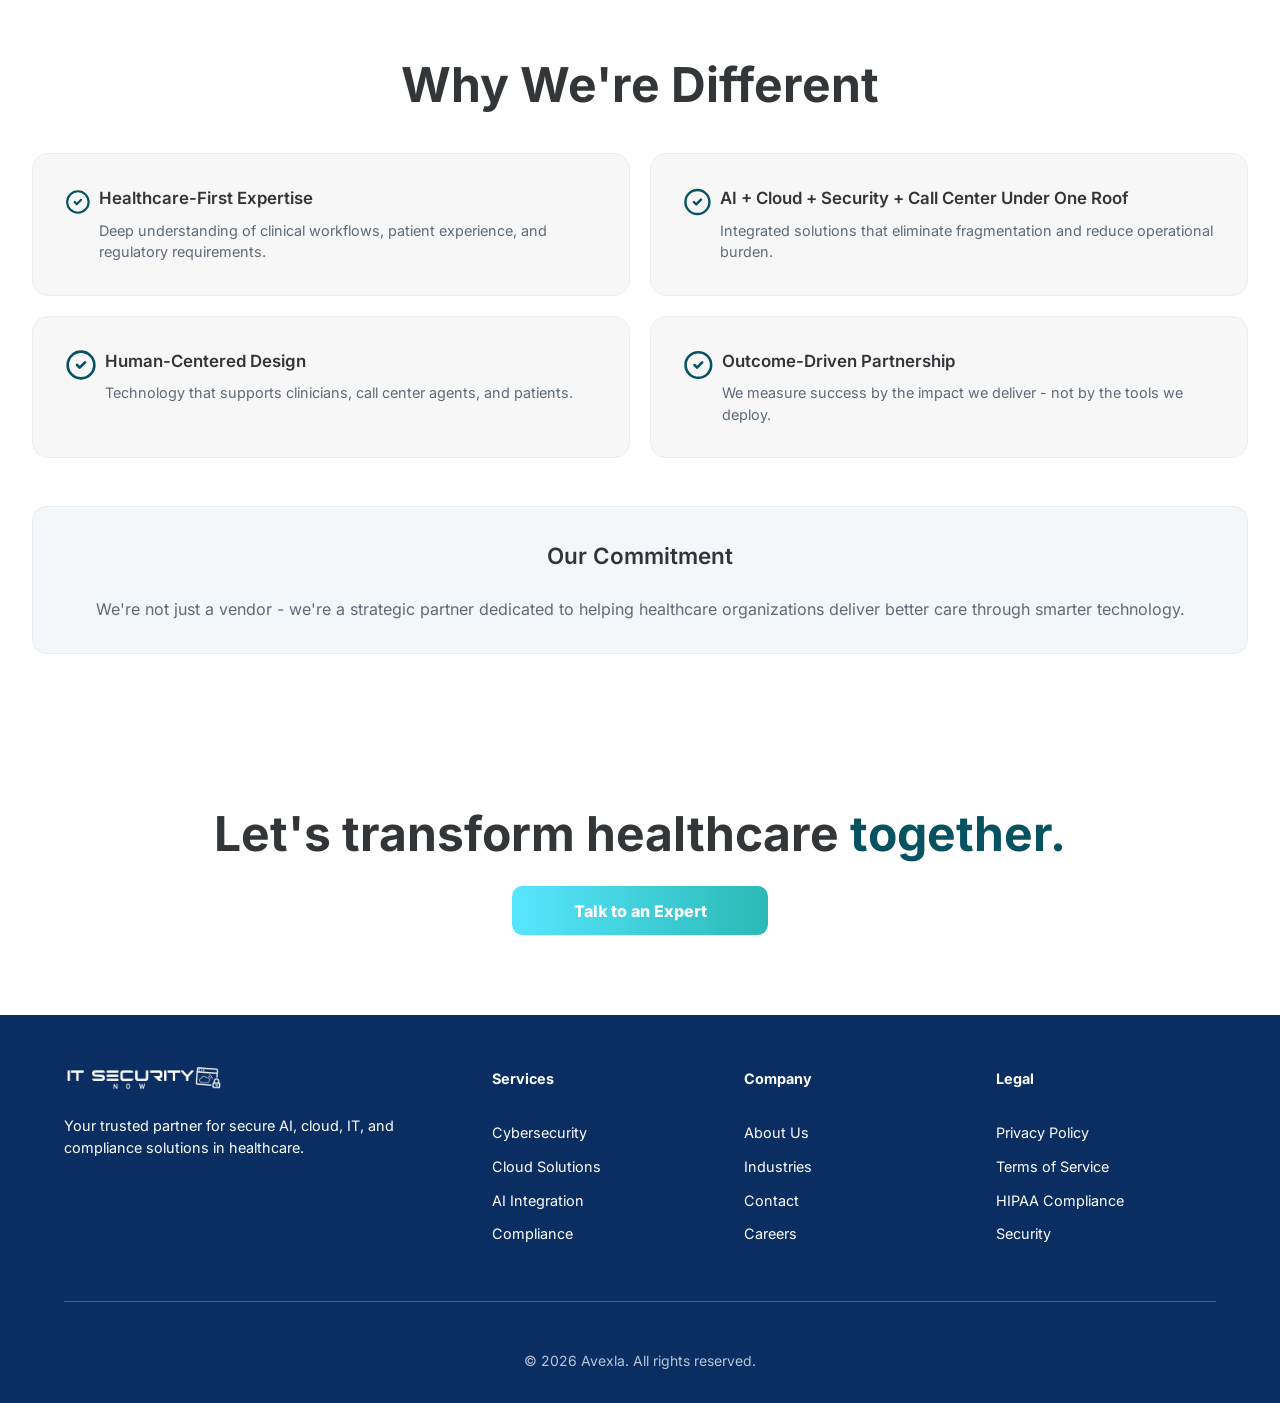
<file: about.html>
<!DOCTYPE html>
<html lang="en-US">

<head>
    <meta charset="UTF-8">
    <meta name="viewport" content="width=device-width, initial-scale=1.0">
    <link rel="icon" href="/favicon.svg">
    <link rel="mask-icon" href="/favicon.svg" color="#0a2e62">
    <title>About Avexla | Healthcare Technology Built for People</title>
    <meta name="description" content="Learn how Avexla brings intelligence, security, and human-centered design to healthcare technology, from AI and cloud modernization to cybersecurity and call center transformation.">
    <link rel="canonical" href="https://www.avexla.com/about.html">
    <meta name="theme-color" content="#0a2e62">
    <script src="/gtm.js" async></script>
    <link rel="apple-touch-icon" href="/apple-touch-icon.png">
    <link rel="manifest" href="/site.webmanifest">
    <meta property="og:site_name" content="Avexla">
    <meta property="og:type" content="website">
    <meta property="og:title" content="About Avexla | Healthcare Technology Built for People">
    <meta property="og:description" content="Learn how Avexla brings intelligence, security, and human-centered design to healthcare technology, from AI and cloud modernization to cybersecurity and call center transformation.">
    <meta property="og:url" content="https://www.avexla.com/about.html">
    <meta property="og:image" content="https://www.avexla.com/assets/og-image.jpg">
    <meta property="og:image:width" content="1200">
    <meta property="og:image:height" content="630">
    <meta name="twitter:card" content="summary_large_image">
    <meta name="twitter:title" content="About Avexla | Healthcare Technology Built for People">
    <meta name="twitter:description" content="Learn how Avexla brings intelligence, security, and human-centered design to healthcare technology, from AI and cloud modernization to cybersecurity and call center transformation.">
    <meta name="twitter:image" content="https://www.avexla.com/assets/og-image.jpg">
    <script type="application/ld+json">
    {
      "@context": "https://schema.org",
      "@graph": [
        {
          "@type": "Organization",
          "@id": "https://www.avexla.com/#organization",
          "name": "Avexla",
          "url": "https://www.avexla.com/",
          "logo": {
            "@type": "ImageObject",
            "url": "https://www.avexla.com/assets/avexla-logo.webp",
            "width": 386,
            "height": 145
          },
          "description": "AI-driven, secure, and human-centered healthcare technology solutions including cloud modernization, cybersecurity, and call center modernization.",
          "contactPoint": {
            "@type": "ContactPoint",
            "contactType": "sales",
            "email": "info@avexla.com",
            "availableLanguage": "English"
          }
        },
        {
          "@type": "WebSite",
          "@id": "https://www.avexla.com/#website",
          "url": "https://www.avexla.com/",
          "name": "Avexla",
          "inLanguage": "en-US",
          "publisher": {
            "@id": "https://www.avexla.com/#organization"
          }
        },
        {
          "@type": "AboutPage",
          "@id": "https://www.avexla.com/about.html#webpage",
          "url": "https://www.avexla.com/about.html",
          "name": "About Avexla | Healthcare Technology Built for People",
          "isPartOf": {
            "@id": "https://www.avexla.com/#website"
          },
          "about": {
            "@id": "https://www.avexla.com/#organization"
          },
          "description": "Learn how Avexla brings intelligence, security, and human-centered design to healthcare technology, from AI and cloud modernization to cybersecurity and call center transformation.",
          "inLanguage": "en-US"
        }
      ]
    }
    </script>
    <link rel="preload" href="/assets/fonts/inter-latin.woff2" as="font" type="font/woff2" crossorigin>
    <link rel="stylesheet" href="style.css">
</head>

<body data-theme="light">
    <header>
        <div id="logo">
            <a href="./index.html"><img src="./assets/avexla-logo.webp" width="386" height="145" alt="Avexla" fetchpriority="high" decoding="async"></a>
        </div>

        <nav class="desktop-nav">
            <ul>
                <li><a href="./solutions.html">Solutions</a></li>
                <li><a href="./about.html">About Us</a></li>
                <li><a href="./callcenter.html">Call Center Solutions</a></li>
                <li><a href="./contact.html">Contact</a></li>
            </ul>
        </nav>
        <div id="mobile-menu" class="mobile-nav">
            <button class="close-menu" id="close-menu" type="button" aria-label="Close menu">&times;</button>
            <ul>
                <li><a href="./solutions.html">Solutions</a></li>
                <li><a href="./about.html">About Us</a></li>
                <li><a href="./callcenter.html">Call Center Solutions</a></li>
                <li><a href="./contact.html">Contact</a></li>
            </ul>
        </div>
        <div id="nav-buttons">
            <button class="theme-toggle" type="button" aria-label="Toggle color theme">
                <!-- sun icon -->
                <svg class="icon-sun" xmlns="http://www.w3.org/2000/svg" width="24" height="24" viewBox="0 0 24 24"
                    fill="none" stroke="currentColor" stroke-width="2" stroke-linecap="round" stroke-linejoin="round"
                    class="lucide lucide-sun-icon lucide-sun">
                    <circle cx="12" cy="12" r="4" />
                    <path d="M12 2v2" />
                    <path d="M12 20v2" />
                    <path d="m4.93 4.93 1.41 1.41" />
                    <path d="m17.66 17.66 1.41 1.41" />
                    <path d="M2 12h2" />
                    <path d="M20 12h2" />
                    <path d="m6.34 17.66-1.41 1.41" />
                    <path d="m19.07 4.93-1.41 1.41" />
                </svg>
                <!-- moon icon -->
                <svg class="icon-moon" xmlns="http://www.w3.org/2000/svg" width="24" height="24" viewBox="0 0 24 24"
                    fill="none" stroke="currentColor" stroke-width="2" stroke-linecap="round" stroke-linejoin="round"
                    class="lucide lucide-moon-icon lucide-moon">
                    <path
                        d="M20.985 12.486a9 9 0 1 1-9.473-9.472c.405-.022.617.46.402.803a6 6 0 0 0 8.268 8.268c.344-.215.825-.004.803.401" />
                </svg>
            </button>
            <button class="menu-toggle" type="button" aria-label="Open menu">☰</button>
            <button class="primary-button" type="button">
                Get Started
            </button>
        </div>
    </header>
    <main>
        <section class="text-container">
            <div class="about-us-tab">
                <h2>About Avexla Healthcare Solutions</h2>
                <p>Healthcare deserves technology that elevates both the patient and the provider experience.
                    Avexla was created to bring intelligence, security, and human-centered design to every layer of care
                    delivery.</p>
            </div>
        </section>
        <section id="mission-container">
            <div class="about-us-tab company-mission">
                <h3>Our Mission</h3>
                <p>To empower healthcare organizations with intelligent, secure, and human-centered technology solutions
                    that improve outcomes, enhance experiences, and accelerate transformation.</p>
            </div>
            <div class="about-us-tab company-mission">
                <h3>Our Vision</h3>
                <p>A healthcare ecosystem where technology seamlessly supports clinicians, protects patients, and drives
                    measurable improvements in care delivery.</p>
            </div>
        </section>
        <section class="our-story">
            <h2>Our Story</h2>
            <p>Avexla was founded on a simple belief: healthcare technology should empower people - not overwhelm them.
                As healthcare organizations face increasing complexity, rising cyber threats, and growing operational
                demands, many struggle with fragmented systems and outdated infrastructure. Avexla brings clarity,
                intelligence, and security to these challenges through a unified, outcome-driven approach.
                We combine AI, cloud modernization, cybersecurity, call center transformation, and workflow optimization
                to help healthcare organizations operate smarter, safer, and more efficiently.</p>
        </section>
        <section class="our-story">
            <h2>Our Values</h2>
        </section>
        <section class="about-tab-cards-container">
            <div class="card">
                <div class="icon-container">
                    <svg class="blue-icon" xmlns="http://www.w3.org/2000/svg" width="24" height="24" viewBox="0 0 24 24"
                        fill="none" stroke="currentColor" stroke-width="2" stroke-linecap="round"
                        stroke-linejoin="round" class="lucide lucide-blocks-icon lucide-blocks">
                        <path
                            d="M10 22V7a1 1 0 0 0-1-1H4a2 2 0 0 0-2 2v12a2 2 0 0 0 2 2h12a2 2 0 0 0 2-2v-5a1 1 0 0 0-1-1H2" />
                        <rect x="14" y="2" width="8" height="8" rx="1" />
                    </svg>
                </div>
                <h3>Integrity</h3>
                <p>Trust is our foundation.</p>
            </div>
            <div class="card">
                <div class="icon-container">
                    <svg class="blue-icon" xmlns="http://www.w3.org/2000/svg" width="24" height="24" viewBox="0 0 24 24"
                        fill="none" stroke="currentColor" stroke-width="2" stroke-linecap="round"
                        stroke-linejoin="round" class="lucide lucide-lightbulb-icon lucide-lightbulb">
                        <path
                            d="M15 14c.2-1 .7-1.7 1.5-2.5 1-.9 1.5-2.2 1.5-3.5A6 6 0 0 0 6 8c0 1 .2 2.2 1.5 3.5.7.7 1.3 1.5 1.5 2.5" />
                        <path d="M9 18h6" />
                        <path d="M10 22h4" />
                    </svg>
                </div>
                <h3>Innovation</h3>
                <p>We push boundaries responsibly.</p>
            </div>
            <div class="card">
                <div class="icon-container">
                    <svg class="blue-icon" xmlns="http://www.w3.org/2000/svg" width="24" height="24" viewBox="0 0 24 24"
                        fill="none" stroke="currentColor" stroke-width="2" stroke-linecap="round"
                        stroke-linejoin="round" class="lucide lucide-hand-heart-icon lucide-hand-heart">
                        <path d="M11 14h2a2 2 0 0 0 0-4h-3c-.6 0-1.1.2-1.4.6L3 16" />
                        <path
                            d="m14.45 13.39 5.05-4.694C20.196 8 21 6.85 21 5.75a2.75 2.75 0 0 0-4.797-1.837.276.276 0 0 1-.406 0A2.75 2.75 0 0 0 11 5.75c0 1.2.802 2.248 1.5 2.946L16 11.95" />
                        <path d="m2 15 6 6" />
                        <path d="m7 20 1.6-1.4c.3-.4.8-.6 1.4-.6h4c1.1 0 2.1-.4 2.8-1.2l4.6-4.4a1 1 0 0 0-2.75-2.91" />
                    </svg>
                </div>
                <h3>Empathy</h3>
                <p>People first, always.</p>
            </div>
            <div class="card">
                <div class="icon-container">
                    <svg class="blue-icon" xmlns="http://www.w3.org/2000/svg" width="24" height="24" viewBox="0 0 24 24"
                        fill="none" stroke="currentColor" stroke-width="2" stroke-linecap="round"
                        stroke-linejoin="round" class="lucide lucide-lock-keyhole-icon lucide-lock-keyhole">
                        <circle cx="12" cy="16" r="1" />
                        <rect x="3" y="10" width="18" height="12" rx="2" />
                        <path d="M7 10V7a5 5 0 0 1 10 0v3" />
                    </svg>
                </div>
                <h3>Security</h3>
                <p>Protecting what matters most.</p>
            </div>
            <div class="card">
                <div class="icon-container">
                    <svg class="blue-icon" xmlns="http://www.w3.org/2000/svg" width="24" height="24" viewBox="0 0 24 24"
                        fill="none" stroke="currentColor" stroke-width="2" stroke-linecap="round"
                        stroke-linejoin="round" class="lucide lucide-handshake-icon lucide-handshake">
                        <path d="m11 17 2 2a1 1 0 1 0 3-3" />
                        <path
                            d="m14 14 2.5 2.5a1 1 0 1 0 3-3l-3.88-3.88a3 3 0 0 0-4.24 0l-.88.88a1 1 0 1 1-3-3l2.81-2.81a5.79 5.79 0 0 1 7.06-.87l.47.28a2 2 0 0 0 1.42.25L21 4" />
                        <path d="m21 3 1 11h-2" />
                        <path d="M3 3 2 14l6.5 6.5a1 1 0 1 0 3-3" />
                        <path d="M3 4h8" />
                    </svg>
                </div>
                <h3>Partnership</h3>
                <p>We succeed when our clients succeed.</p>
            </div>
        </section>
        <section class="about-difference">
            <h2>Why We're Different</h2>
            <div class="why-list">
                <article class="why-list-item">
                    <svg class="reasons-icon" xmlns="http://www.w3.org/2000/svg" width="24" height="24" viewBox="0 0 24 24" fill="none" stroke="currentColor" stroke-width="2" stroke-linecap="round" stroke-linejoin="round">
                        <circle cx="12" cy="12" r="10" />
                        <path d="m9 12 2 2 4-4" />
                    </svg>
                    <div>
                        <h3>Healthcare-First Expertise</h3>
                        <p>Deep understanding of clinical workflows, patient experience, and regulatory requirements.</p>
                    </div>
                </article>
                <article class="why-list-item">
                    <svg class="reasons-icon" xmlns="http://www.w3.org/2000/svg" width="24" height="24" viewBox="0 0 24 24" fill="none" stroke="currentColor" stroke-width="2" stroke-linecap="round" stroke-linejoin="round">
                        <circle cx="12" cy="12" r="10" />
                        <path d="m9 12 2 2 4-4" />
                    </svg>
                    <div>
                        <h3>AI + Cloud + Security + Call Center Under One Roof</h3>
                        <p>Integrated solutions that eliminate fragmentation and reduce operational burden.</p>
                    </div>
                </article>
                <article class="why-list-item">
                    <svg class="reasons-icon" xmlns="http://www.w3.org/2000/svg" width="24" height="24" viewBox="0 0 24 24" fill="none" stroke="currentColor" stroke-width="2" stroke-linecap="round" stroke-linejoin="round">
                        <circle cx="12" cy="12" r="10" />
                        <path d="m9 12 2 2 4-4" />
                    </svg>
                    <div>
                        <h3>Human-Centered Design</h3>
                        <p>Technology that supports clinicians, call center agents, and patients.</p>
                    </div>
                </article>
                <article class="why-list-item">
                    <svg class="reasons-icon" xmlns="http://www.w3.org/2000/svg" width="24" height="24" viewBox="0 0 24 24" fill="none" stroke="currentColor" stroke-width="2" stroke-linecap="round" stroke-linejoin="round">
                        <circle cx="12" cy="12" r="10" />
                        <path d="m9 12 2 2 4-4" />
                    </svg>
                    <div>
                        <h3>Outcome-Driven Partnership</h3>
                        <p>We measure success by the impact we deliver - not by the tools we deploy.</p>
                    </div>
                </article>
            </div>
        </section>
        <section class="testimonials commitment-card">
            <h3>Our Commitment</h3>
            <p>We're not just a vendor - we're a strategic partner dedicated to helping healthcare organizations deliver better care through smarter technology.</p>
        </section>
        <section class="our-story">
            <h2>Let's transform healthcare <span>together.</span></h2>
            <a class="cta-button" href="./contact.html">Talk to an Expert</a>
        </section>
    </main>
    <footer>
        <div class="links">
            <div class="logo-area">
                <img class="white-logo" src="./assets/itsn-logo-white.webp" width="400" height="76"
                    alt="Avexla" decoding="async">
                <p>Your trusted partner for secure AI, cloud, IT, and compliance solutions in healthcare.</p>
            </div>
            <ul class="links-list">
                <li><a href="./solutions.html"><b>Services</b></a></li>
                <li><a href="./solutions.html#cybersecurity">Cybersecurity</a></li>
                <li><a href="./solutions.html#cloud">Cloud Solutions</a></li>
                <li><a href="./solutions.html#ai">AI Integration</a></li>
                <li><a href="./solutions.html#cybersecurity">Compliance</a></li>
            </ul>
            <ul class="links-list">
                <li><a href="./about.html"><b>Company</b></a></li>
                <li><a href="./about.html">About Us</a></li>
                <li><a href="./about.html">Industries</a></li>
                <li><a href="./contact.html">Contact</a></li>
                <li><a href="./contact.html">Careers</a></li>
            </ul>
            <ul class="links-list">
                <li><a href="./legal.html"><b>Legal</b></a></li>
                <li><a href="./legal.html#privacy">Privacy Policy</a></li>
                <li><a href="./legal.html#terms">Terms of Service</a></li>
                <li><a href="./legal.html#hipaa">HIPAA Compliance</a></li>
                <li><a href="./legal.html#security">Security</a></li>
            </ul>
        </div>
        <div class="copyright">
            <div class="copyright-inner">
                <p>&copy; 2026 Avexla. All rights reserved.</p>
            </div>
        </div>
    </footer>
    <script src="avexla.js"></script>
</body>

</html>
</file>
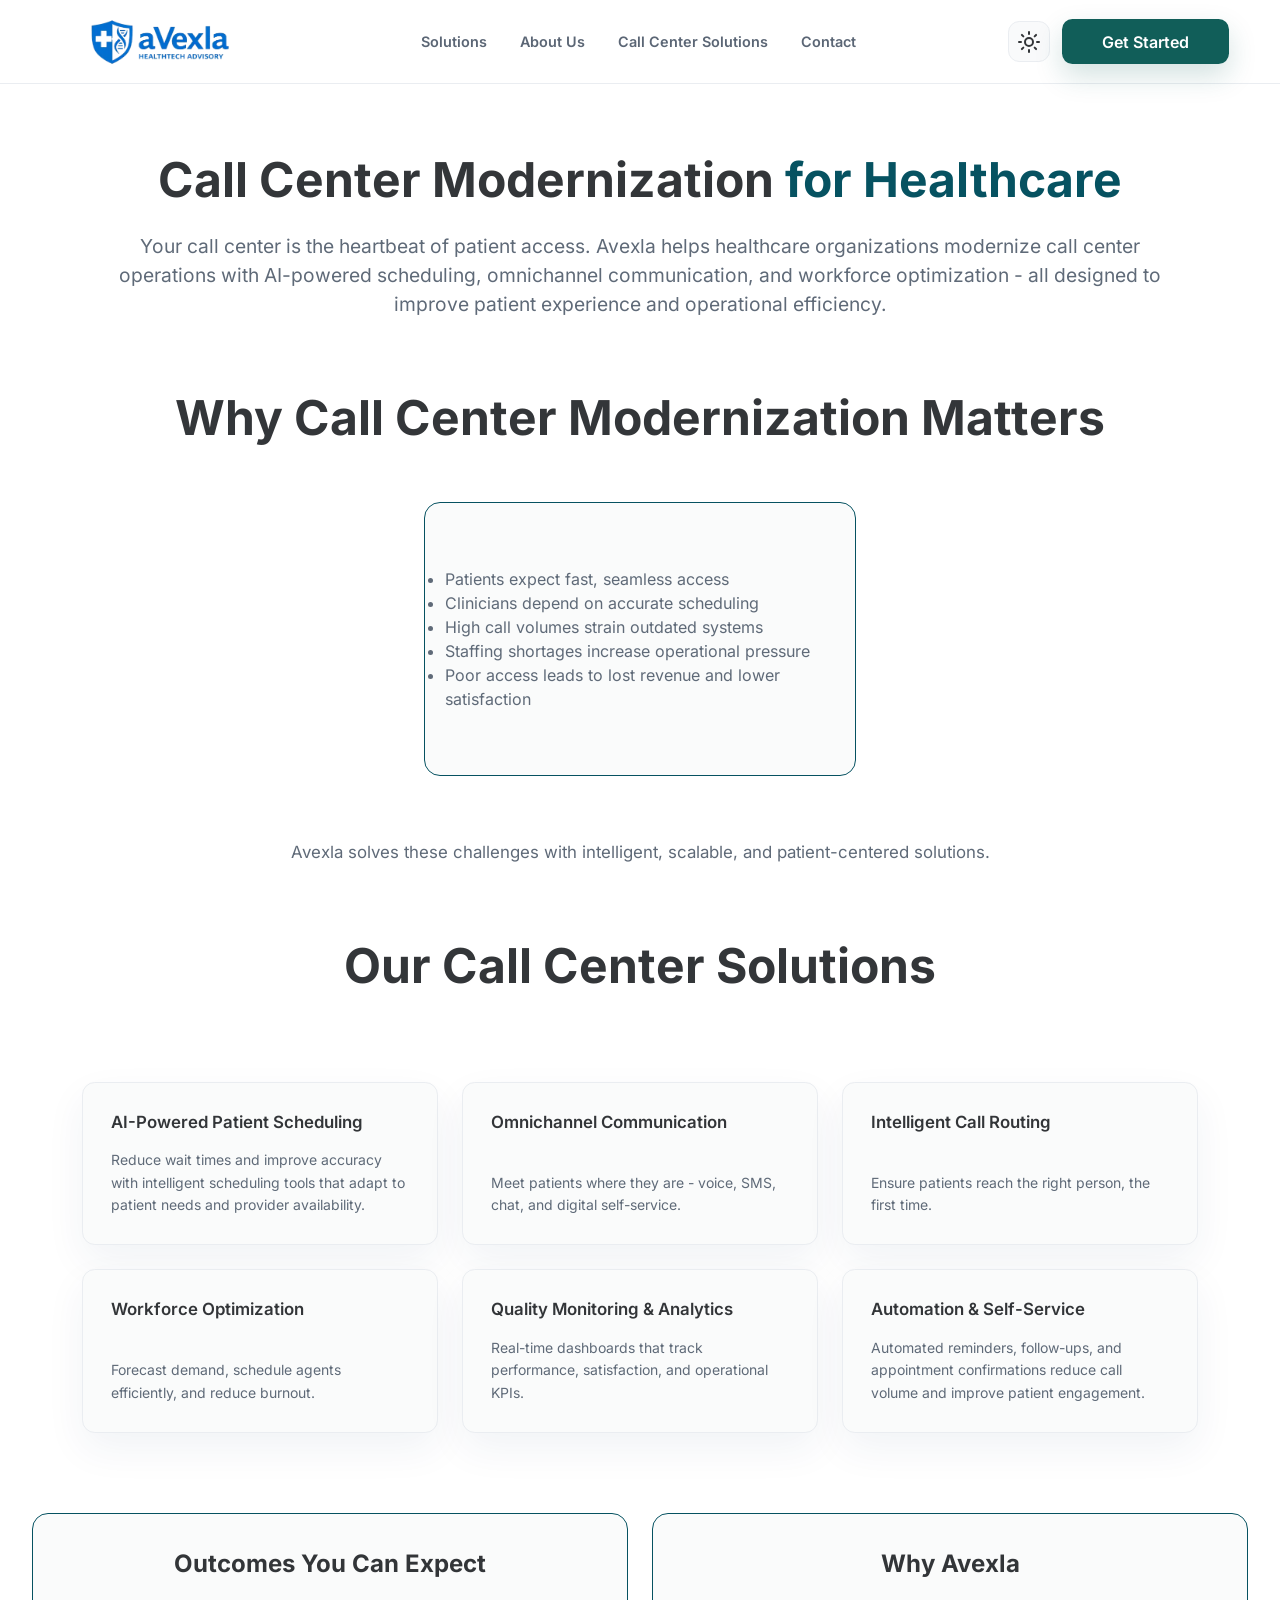
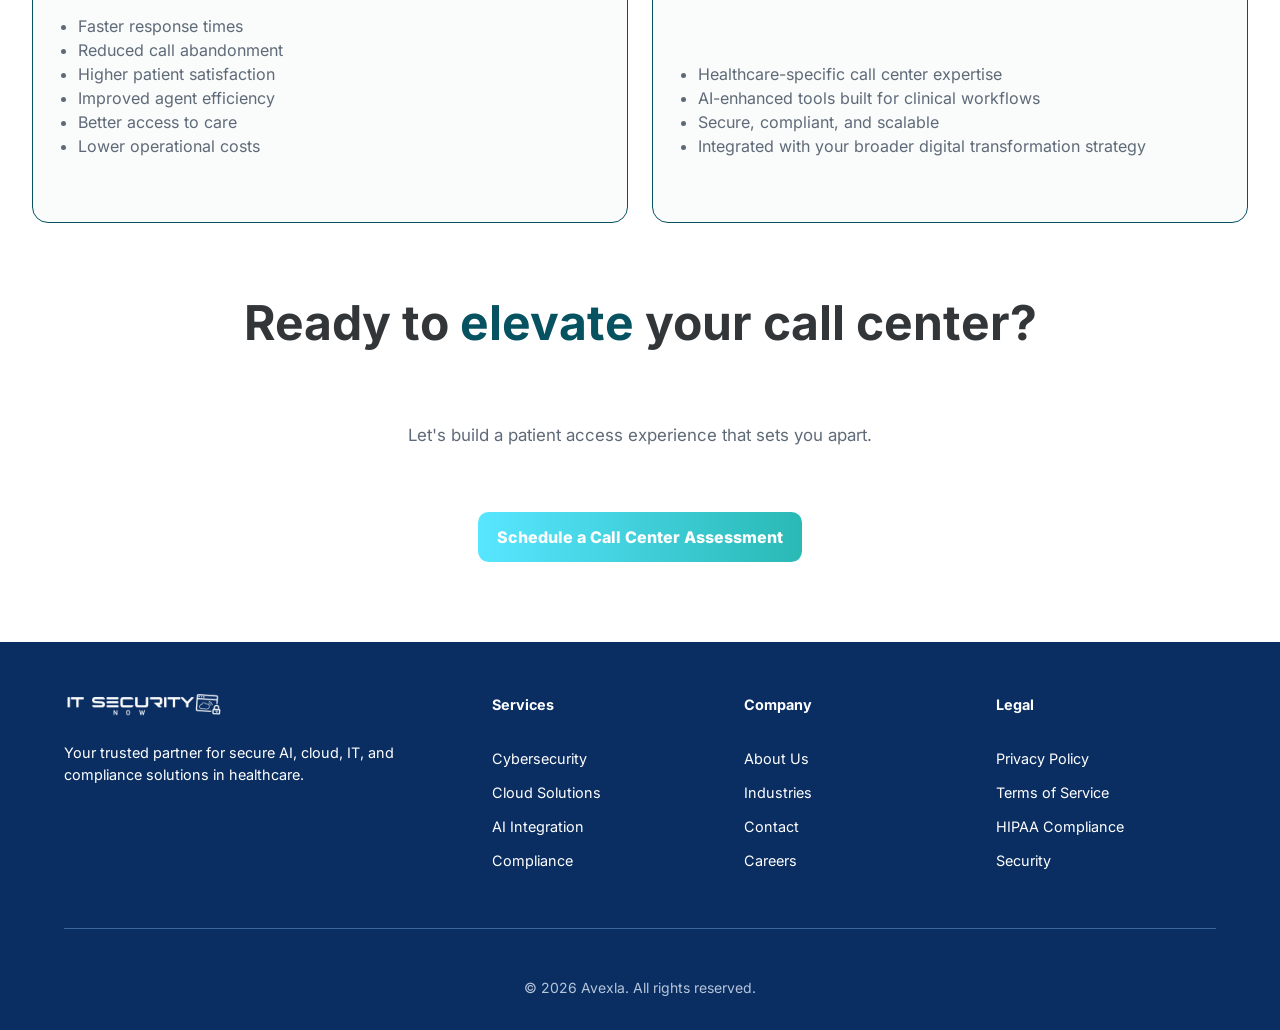
<file: callcenter.html>
<!DOCTYPE html>
<html lang="en-US">

<head>
    <meta charset="UTF-8">
    <meta name="viewport" content="width=device-width, initial-scale=1.0">
    <link rel="icon" href="/favicon.svg">
    <link rel="mask-icon" href="/favicon.svg" color="#0a2e62">
    <title>Call Center Solutions for Healthcare | Avexla</title>
    <meta name="description" content="Modernize your healthcare call center with Avexla: AI-powered patient scheduling, omnichannel communication, intelligent routing, and workforce optimization.">
    <link rel="canonical" href="https://www.avexla.com/callcenter.html">
    <meta name="theme-color" content="#0a2e62">
    <script src="/gtm.js" async></script>
    <link rel="apple-touch-icon" href="/apple-touch-icon.png">
    <link rel="manifest" href="/site.webmanifest">
    <meta property="og:site_name" content="Avexla">
    <meta property="og:type" content="website">
    <meta property="og:title" content="Call Center Solutions for Healthcare | Avexla">
    <meta property="og:description" content="Modernize your healthcare call center with Avexla: AI-powered patient scheduling, omnichannel communication, intelligent routing, and workforce optimization.">
    <meta property="og:url" content="https://www.avexla.com/callcenter.html">
    <meta property="og:image" content="https://www.avexla.com/assets/og-image.jpg">
    <meta property="og:image:width" content="1200">
    <meta property="og:image:height" content="630">
    <meta name="twitter:card" content="summary_large_image">
    <meta name="twitter:title" content="Call Center Solutions for Healthcare | Avexla">
    <meta name="twitter:description" content="Modernize your healthcare call center with Avexla: AI-powered patient scheduling, omnichannel communication, intelligent routing, and workforce optimization.">
    <meta name="twitter:image" content="https://www.avexla.com/assets/og-image.jpg">
    <script type="application/ld+json">
    {
      "@context": "https://schema.org",
      "@graph": [
        {
          "@type": "Organization",
          "@id": "https://www.avexla.com/#organization",
          "name": "Avexla",
          "url": "https://www.avexla.com/",
          "logo": {
            "@type": "ImageObject",
            "url": "https://www.avexla.com/assets/avexla-logo.webp",
            "width": 386,
            "height": 145
          },
          "description": "AI-driven, secure, and human-centered healthcare technology solutions including cloud modernization, cybersecurity, and call center modernization.",
          "contactPoint": {
            "@type": "ContactPoint",
            "contactType": "sales",
            "email": "info@avexla.com",
            "availableLanguage": "English"
          }
        },
        {
          "@type": "WebSite",
          "@id": "https://www.avexla.com/#website",
          "url": "https://www.avexla.com/",
          "name": "Avexla",
          "inLanguage": "en-US",
          "publisher": {
            "@id": "https://www.avexla.com/#organization"
          }
        },
        {
          "@type": "WebPage",
          "@id": "https://www.avexla.com/callcenter.html#webpage",
          "url": "https://www.avexla.com/callcenter.html",
          "name": "Call Center Solutions for Healthcare | Avexla",
          "isPartOf": {
            "@id": "https://www.avexla.com/#website"
          },
          "about": {
            "@id": "https://www.avexla.com/#organization"
          },
          "description": "Modernize your healthcare call center with Avexla: AI-powered patient scheduling, omnichannel communication, intelligent routing, and workforce optimization.",
          "inLanguage": "en-US"
        }
      ]
    }
    </script>
    <link rel="preload" href="/assets/fonts/inter-latin.woff2" as="font" type="font/woff2" crossorigin>
    <link rel="stylesheet" href="style.css">
</head>

<body data-theme="light">
    <header>
        <div id="logo">
            <a href="./index.html"><img src="./assets/avexla-logo.webp" width="386" height="145" alt="Avexla" fetchpriority="high" decoding="async"></a>
        </div>
        <nav>
            <ul>
                <li><a href="./solutions.html">Solutions</a></li>
                <li><a href="./about.html">About Us</a></li>
                <li><a href="./callcenter.html">Call Center Solutions</a></li>
                <li><a href="./contact.html">Contact</a></li>
            </ul>
        </nav>
        <div id="mobile-menu" class="mobile-nav">
            <button class="close-menu" id="close-menu" type="button" aria-label="Close menu">&times;</button>
            <ul>
                <li><a href="./solutions.html">Solutions</a></li>
                <li><a href="./about.html">About Us</a></li>
                <li><a href="./callcenter.html">Call Center Solutions</a></li>
                <li><a href="./contact.html">Contact</a></li>
            </ul>
        </div>
        <div id="nav-buttons">
            <button class="theme-toggle" type="button" aria-label="Toggle color theme">
                <!-- sun icon -->
                <svg class="icon-sun" xmlns="http://www.w3.org/2000/svg" width="24" height="24" viewBox="0 0 24 24"
                    fill="none" stroke="currentColor" stroke-width="2" stroke-linecap="round" stroke-linejoin="round"
                    class="lucide lucide-sun-icon lucide-sun">
                    <circle cx="12" cy="12" r="4" />
                    <path d="M12 2v2" />
                    <path d="M12 20v2" />
                    <path d="m4.93 4.93 1.41 1.41" />
                    <path d="m17.66 17.66 1.41 1.41" />
                    <path d="M2 12h2" />
                    <path d="M20 12h2" />
                    <path d="m6.34 17.66-1.41 1.41" />
                    <path d="m19.07 4.93-1.41 1.41" />
                </svg>
                <!-- moon icon -->
                <svg class="icon-moon" xmlns="http://www.w3.org/2000/svg" width="24" height="24" viewBox="0 0 24 24"
                    fill="none" stroke="currentColor" stroke-width="2" stroke-linecap="round" stroke-linejoin="round"
                    class="lucide lucide-moon-icon lucide-moon">
                    <path
                        d="M20.985 12.486a9 9 0 1 1-9.473-9.472c.405-.022.617.46.402.803a6 6 0 0 0 8.268 8.268c.344-.215.825-.004.803.401" />
                </svg>
            </button>
            <button class="menu-toggle" type="button" aria-label="Open menu">☰</button>
            <button class="primary-button" type="button">
                Get Started
            </button>
        </div>
    </header>
    <main>
        <section>
            <div class="callcenter-tab-title">
                <h2>Call Center Modernization<span> for Healthcare</span></h2>
                <p>Your call center is the heartbeat of patient access. Avexla helps healthcare organizations modernize call center operations with AI-powered scheduling, omnichannel communication, and workforce optimization - all designed to improve patient experience and operational efficiency.</p>
            </div>
        </section>
        <section class="callcenter-tab">
            <h2>Why Call Center Modernization Matters</h2>
            <div class="callcenter-tab-card">
                <ul>
                    <li>Patients expect fast, seamless access</li>
                    <li>Clinicians depend on accurate scheduling</li>
                    <li>High call volumes strain outdated systems</li>
                    <li>Staffing shortages increase operational pressure</li>
                    <li>Poor access leads to lost revenue and lower satisfaction</li>
                </ul>
            </div>
            <p>Avexla solves these challenges with intelligent, scalable, and patient-centered solutions.</p>
        </section>
        <section>
            <div class="callcenter-tab">
                <h2>Our Call Center Solutions</h2>
            </div>
            <section class="callcenter-tab-cards-container">
                <div class="card"><h3>AI-Powered Patient Scheduling</h3><p>Reduce wait times and improve accuracy with intelligent scheduling tools that adapt to patient needs and provider availability.</p></div>
                <div class="card"><h3>Omnichannel Communication</h3><p>Meet patients where they are - voice, SMS, chat, and digital self-service.</p></div>
                <div class="card"><h3>Intelligent Call Routing</h3><p>Ensure patients reach the right person, the first time.</p></div>
                <div class="card"><h3>Workforce Optimization</h3><p>Forecast demand, schedule agents efficiently, and reduce burnout.</p></div>
                <div class="card"><h3>Quality Monitoring & Analytics</h3><p>Real-time dashboards that track performance, satisfaction, and operational KPIs.</p></div>
                <div class="card"><h3>Automation & Self-Service</h3><p>Automated reminders, follow-ups, and appointment confirmations reduce call volume and improve patient engagement.</p></div>
            </section>
            <div class="callcenter-summary-grid">
                <div class="callcenter-tab-card">
                    <h3>Outcomes You Can Expect</h3>
                    <ul>
                        <li>Faster response times</li>
                        <li>Reduced call abandonment</li>
                        <li>Higher patient satisfaction</li>
                        <li>Improved agent efficiency</li>
                        <li>Better access to care</li>
                        <li>Lower operational costs</li>
                    </ul>
                </div>
                <div class="callcenter-tab-card">
                    <h3>Why Avexla</h3>
                    <ul>
                        <li>Healthcare-specific call center expertise</li>
                        <li>AI-enhanced tools built for clinical workflows</li>
                        <li>Secure, compliant, and scalable</li>
                        <li>Integrated with your broader digital transformation strategy</li>
                    </ul>
                </div>
            </div>
        </section>
        <section class="callcenter-tab">
            <h2>Ready to <span>elevate </span>your call center?</h2>
            <p>Let's build a patient access experience that sets you apart.</p>
        </section>
        <a class="cta-button" href="./contact.html">Schedule a Call Center Assessment</a>
    </main>
    <footer>
        <div class="links">
            <div class="logo-area">
                <img class="white-logo" src="./assets/itsn-logo-white.webp" width="400" height="76"
                    alt="Avexla" decoding="async">
                <p>Your trusted partner for secure AI, cloud, IT, and compliance solutions in healthcare.</p>
            </div>
            <ul class="links-list">
                <li><a href="./solutions.html"><b>Services</b></a></li>
                <li><a href="./solutions.html#cybersecurity">Cybersecurity</a></li>
                <li><a href="./solutions.html#cloud">Cloud Solutions</a></li>
                <li><a href="./solutions.html#ai">AI Integration</a></li>
                <li><a href="./solutions.html#cybersecurity">Compliance</a></li>
            </ul>
            <ul class="links-list">
                <li><a href="./about.html"><b>Company</b></a></li>
                <li><a href="./about.html">About Us</a></li>
                <li><a href="./about.html">Industries</a></li>
                <li><a href="./contact.html">Contact</a></li>
                <li><a href="./contact.html">Careers</a></li>
            </ul>
            <ul class="links-list">
                <li><a href="./legal.html"><b>Legal</b></a></li>
                <li><a href="./legal.html#privacy">Privacy Policy</a></li>
                <li><a href="./legal.html#terms">Terms of Service</a></li>
                <li><a href="./legal.html#hipaa">HIPAA Compliance</a></li>
                <li><a href="./legal.html#security">Security</a></li>
            </ul>
        </div>
        <div class="copyright">
            <div class="copyright-inner">
                <p>&copy; 2026 Avexla. All rights reserved.</p>
            </div>
        </div>
    </footer>
    <script src="avexla.js"></script>
</body>

</html>
</file>
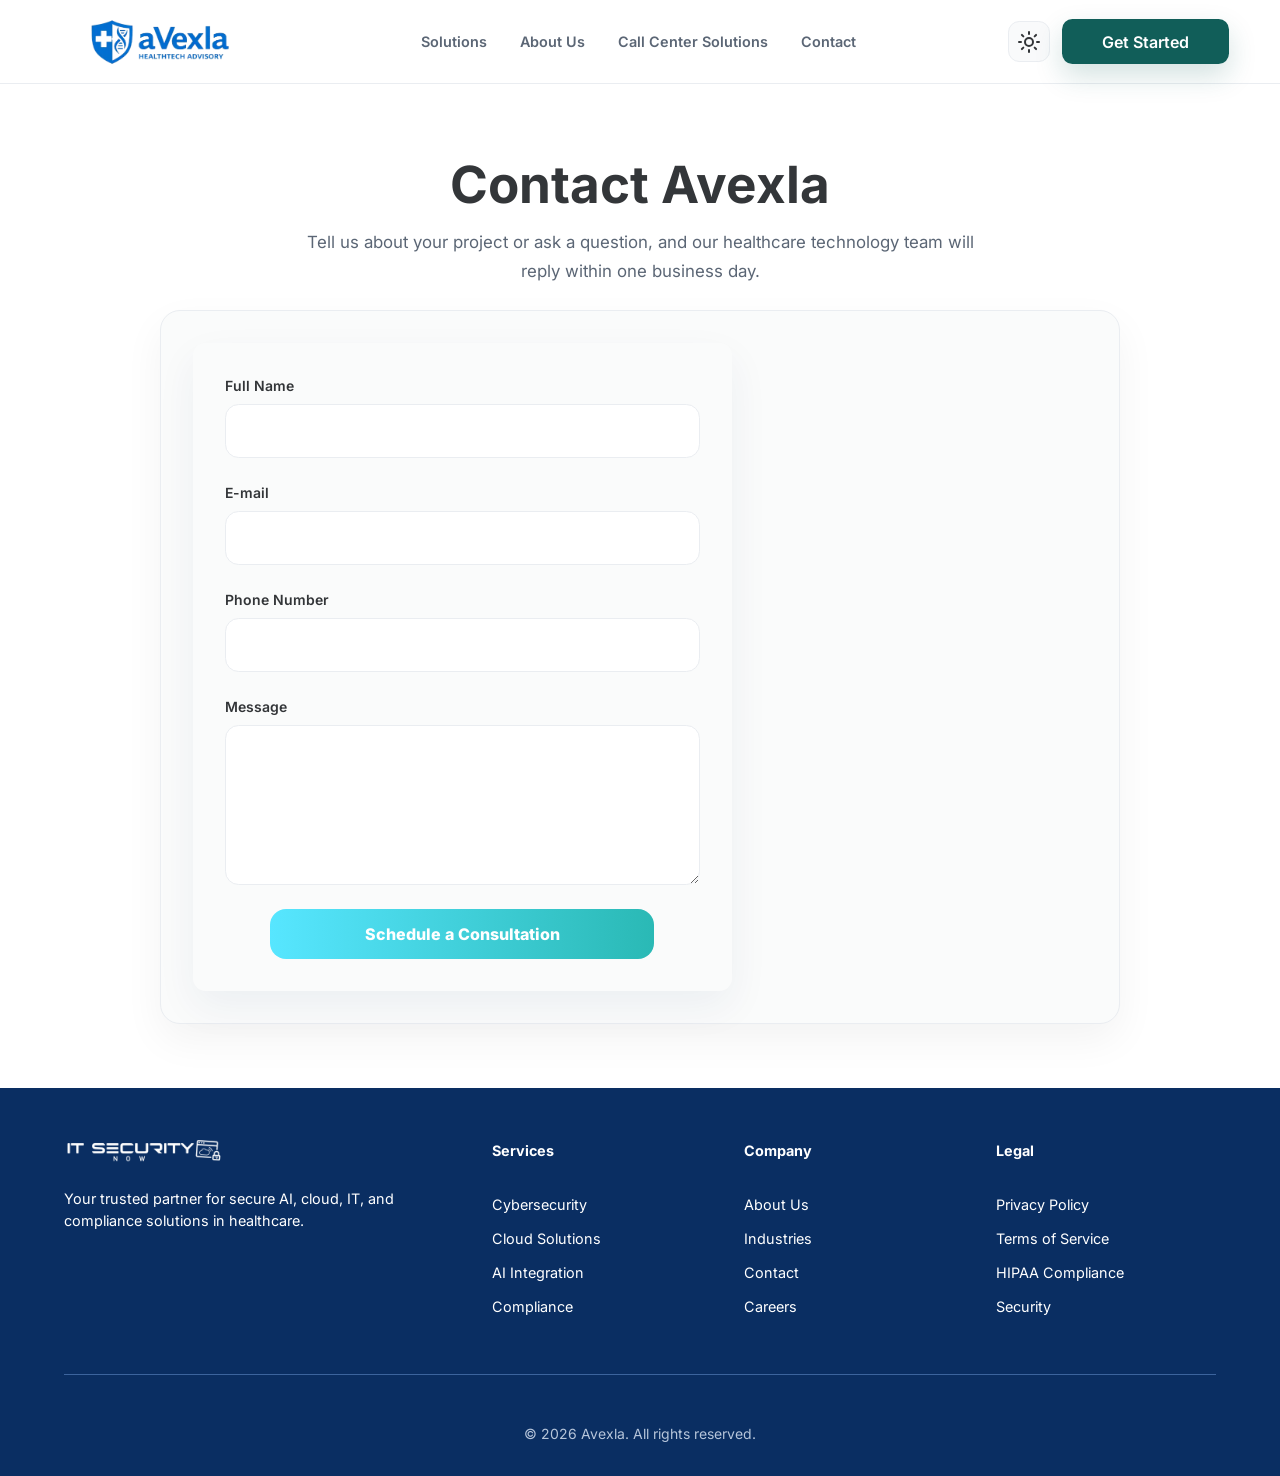
<file: contact.html>
<!DOCTYPE html>
<html lang="en-US">

<head>
    <meta charset="UTF-8">
    <meta name="viewport" content="width=device-width, initial-scale=1.0">
    <link rel="icon" href="/favicon.svg">
    <link rel="mask-icon" href="/favicon.svg" color="#0a2e62">
    <title>Contact Avexla | Healthcare Technology Team</title>
    <meta name="description" content="Contact Avexla's healthcare technology team to discuss AI, cloud, security, and call center modernization for your organization.">
    <link rel="canonical" href="https://www.avexla.com/contact.html">
    <meta name="theme-color" content="#0a2e62">
    <script src="/gtm.js" async></script>
    <link rel="apple-touch-icon" href="/apple-touch-icon.png">
    <link rel="manifest" href="/site.webmanifest">
    <meta property="og:site_name" content="Avexla">
    <meta property="og:type" content="website">
    <meta property="og:title" content="Contact Avexla | Healthcare Technology Team">
    <meta property="og:description" content="Contact Avexla's healthcare technology team to discuss AI, cloud, security, and call center modernization for your organization.">
    <meta property="og:url" content="https://www.avexla.com/contact.html">
    <meta property="og:image" content="https://www.avexla.com/assets/og-image.jpg">
    <meta property="og:image:width" content="1200">
    <meta property="og:image:height" content="630">
    <meta name="twitter:card" content="summary_large_image">
    <meta name="twitter:title" content="Contact Avexla | Healthcare Technology Team">
    <meta name="twitter:description" content="Contact Avexla's healthcare technology team to discuss AI, cloud, security, and call center modernization for your organization.">
    <meta name="twitter:image" content="https://www.avexla.com/assets/og-image.jpg">
    <script type="application/ld+json">
    {
      "@context": "https://schema.org",
      "@graph": [
        {
          "@type": "Organization",
          "@id": "https://www.avexla.com/#organization",
          "name": "Avexla",
          "url": "https://www.avexla.com/",
          "logo": {
            "@type": "ImageObject",
            "url": "https://www.avexla.com/assets/avexla-logo.webp",
            "width": 386,
            "height": 145
          },
          "description": "AI-driven, secure, and human-centered healthcare technology solutions including cloud modernization, cybersecurity, and call center modernization.",
          "contactPoint": {
            "@type": "ContactPoint",
            "contactType": "sales",
            "email": "info@avexla.com",
            "availableLanguage": "English"
          }
        },
        {
          "@type": "WebSite",
          "@id": "https://www.avexla.com/#website",
          "url": "https://www.avexla.com/",
          "name": "Avexla",
          "inLanguage": "en-US",
          "publisher": {
            "@id": "https://www.avexla.com/#organization"
          }
        },
        {
          "@type": "ContactPage",
          "@id": "https://www.avexla.com/contact.html#webpage",
          "url": "https://www.avexla.com/contact.html",
          "name": "Contact Avexla | Healthcare Technology Team",
          "isPartOf": {
            "@id": "https://www.avexla.com/#website"
          },
          "about": {
            "@id": "https://www.avexla.com/#organization"
          },
          "description": "Contact Avexla's healthcare technology team to discuss AI, cloud, security, and call center modernization for your organization.",
          "inLanguage": "en-US"
        }
      ]
    }
    </script>
    <link rel="preload" href="/assets/fonts/inter-latin.woff2" as="font" type="font/woff2" crossorigin>
    <link rel="stylesheet" href="style.css">
</head>

<body class="contact-page" data-theme="light">
    <header>
        <div id="logo">
            <a href="./index.html"><img src="./assets/avexla-logo.webp" width="386" height="145" alt="Avexla" fetchpriority="high" decoding="async"></a>
        </div>
        <nav>
            <ul>
                <li><a href="./solutions.html">Solutions</a></li>
                <li><a href="./about.html">About Us</a></li>
                <li><a href="./callcenter.html">Call Center Solutions</a></li>
                <li><a href="./contact.html">Contact</a></li>
            </ul>
        </nav>
        <div id="mobile-menu" class="mobile-nav">
            <button class="close-menu" id="close-menu" type="button" aria-label="Close menu">&times;</button>
            <ul>
                <li><a href="./solutions.html">Solutions</a></li>
                <li><a href="./about.html">About Us</a></li>
                <li><a href="./callcenter.html">Call Center Solutions</a></li>
                <li><a href="./contact.html">Contact</a></li>
            </ul>
        </div>
        <div id="nav-buttons">
            <button class="theme-toggle" type="button" aria-label="Toggle color theme">
                <!-- sun icon -->
                <svg class="icon-sun" xmlns="http://www.w3.org/2000/svg" width="24" height="24" viewBox="0 0 24 24"
                    fill="none" stroke="currentColor" stroke-width="2" stroke-linecap="round" stroke-linejoin="round"
                    class="lucide lucide-sun-icon lucide-sun">
                    <circle cx="12" cy="12" r="4" />
                    <path d="M12 2v2" />
                    <path d="M12 20v2" />
                    <path d="m4.93 4.93 1.41 1.41" />
                    <path d="m17.66 17.66 1.41 1.41" />
                    <path d="M2 12h2" />
                    <path d="M20 12h2" />
                    <path d="m6.34 17.66-1.41 1.41" />
                    <path d="m19.07 4.93-1.41 1.41" />
                </svg>
                <!-- moon icon -->
                <svg class="icon-moon" xmlns="http://www.w3.org/2000/svg" width="24" height="24" viewBox="0 0 24 24"
                    fill="none" stroke="currentColor" stroke-width="2" stroke-linecap="round" stroke-linejoin="round"
                    class="lucide lucide-moon-icon lucide-moon">
                    <path
                        d="M20.985 12.486a9 9 0 1 1-9.473-9.472c.405-.022.617.46.402.803a6 6 0 0 0 8.268 8.268c.344-.215.825-.004.803.401" />
                </svg>
            </button>
            <button class="menu-toggle" type="button" aria-label="Open menu">☰</button>
            <button class="primary-button" type="button">
                Get Started
            </button>
        </div>
    </header>
    <main>
        <section class="form-title">
            <h2>Contact Avexla</h2>
            <p>Tell us about your project or ask a question, and our healthcare technology team will reply within one business day.</p>
        </section>
        <section class="form-tab-container">
            <div class="form-area">
                <form action="/submit-page" method="POST">
                    <div class="input">
                        <label for="name">Full Name</label>
                        <input type="text" class="blank" id="name" name="user_name" autocomplete="name" required>
                    </div>
                    <div class="input">
                        <label for="mail">E-mail</label>
                        <input type="email" class="blank" id="mail" name="user_mail" autocomplete="email">
                    </div>
                    <div class="input">
                        <label for="phone-number">Phone Number</label>
                        <input type="tel" class="blank" id="phone-number" name="phone_number" autocomplete="tel" pattern="[0-9]{10,11}"
                            title="Enter a valid phone number using numbers only">
                    </div>
                    <div class="input">
                        <label for="msg-blank">Message</label>
                        <textarea id="msg-blank" name="user_message"></textarea>
                    </div>
                    <div class="contact-tab-button">
                        <button type="submit">Schedule a Consultation</button>
                    </div>
                </form>
            </div>
        </section>
    </main>
    <footer>
        <div class="links">
            <div class="logo-area">
                <img class="white-logo" src="./assets/itsn-logo-white.webp" width="400" height="76"
                    alt="Avexla" decoding="async">
                <p>Your trusted partner for secure AI, cloud, IT, and compliance solutions in healthcare.</p>
            </div>
            <ul class="links-list">
                <li><a href="./solutions.html"><b>Services</b></a></li>
                <li><a href="./solutions.html#cybersecurity">Cybersecurity</a></li>
                <li><a href="./solutions.html#cloud">Cloud Solutions</a></li>
                <li><a href="./solutions.html#ai">AI Integration</a></li>
                <li><a href="./solutions.html#cybersecurity">Compliance</a></li>
            </ul>
            <ul class="links-list">
                <li><a href="./about.html"><b>Company</b></a></li>
                <li><a href="./about.html">About Us</a></li>
                <li><a href="./about.html">Industries</a></li>
                <li><a href="./contact.html">Contact</a></li>
                <li><a href="./contact.html">Careers</a></li>
            </ul>
            <ul class="links-list">
                <li><a href="./legal.html"><b>Legal</b></a></li>
                <li><a href="./legal.html#privacy">Privacy Policy</a></li>
                <li><a href="./legal.html#terms">Terms of Service</a></li>
                <li><a href="./legal.html#hipaa">HIPAA Compliance</a></li>
                <li><a href="./legal.html#security">Security</a></li>
            </ul>
        </div>
        <div class="copyright">
            <div class="copyright-inner">
                <p>&copy; 2026 Avexla. All rights reserved.</p>
            </div>
        </div>
    </footer>
    <script src="./avexla.js"></script>
</body>

</html>
</file>
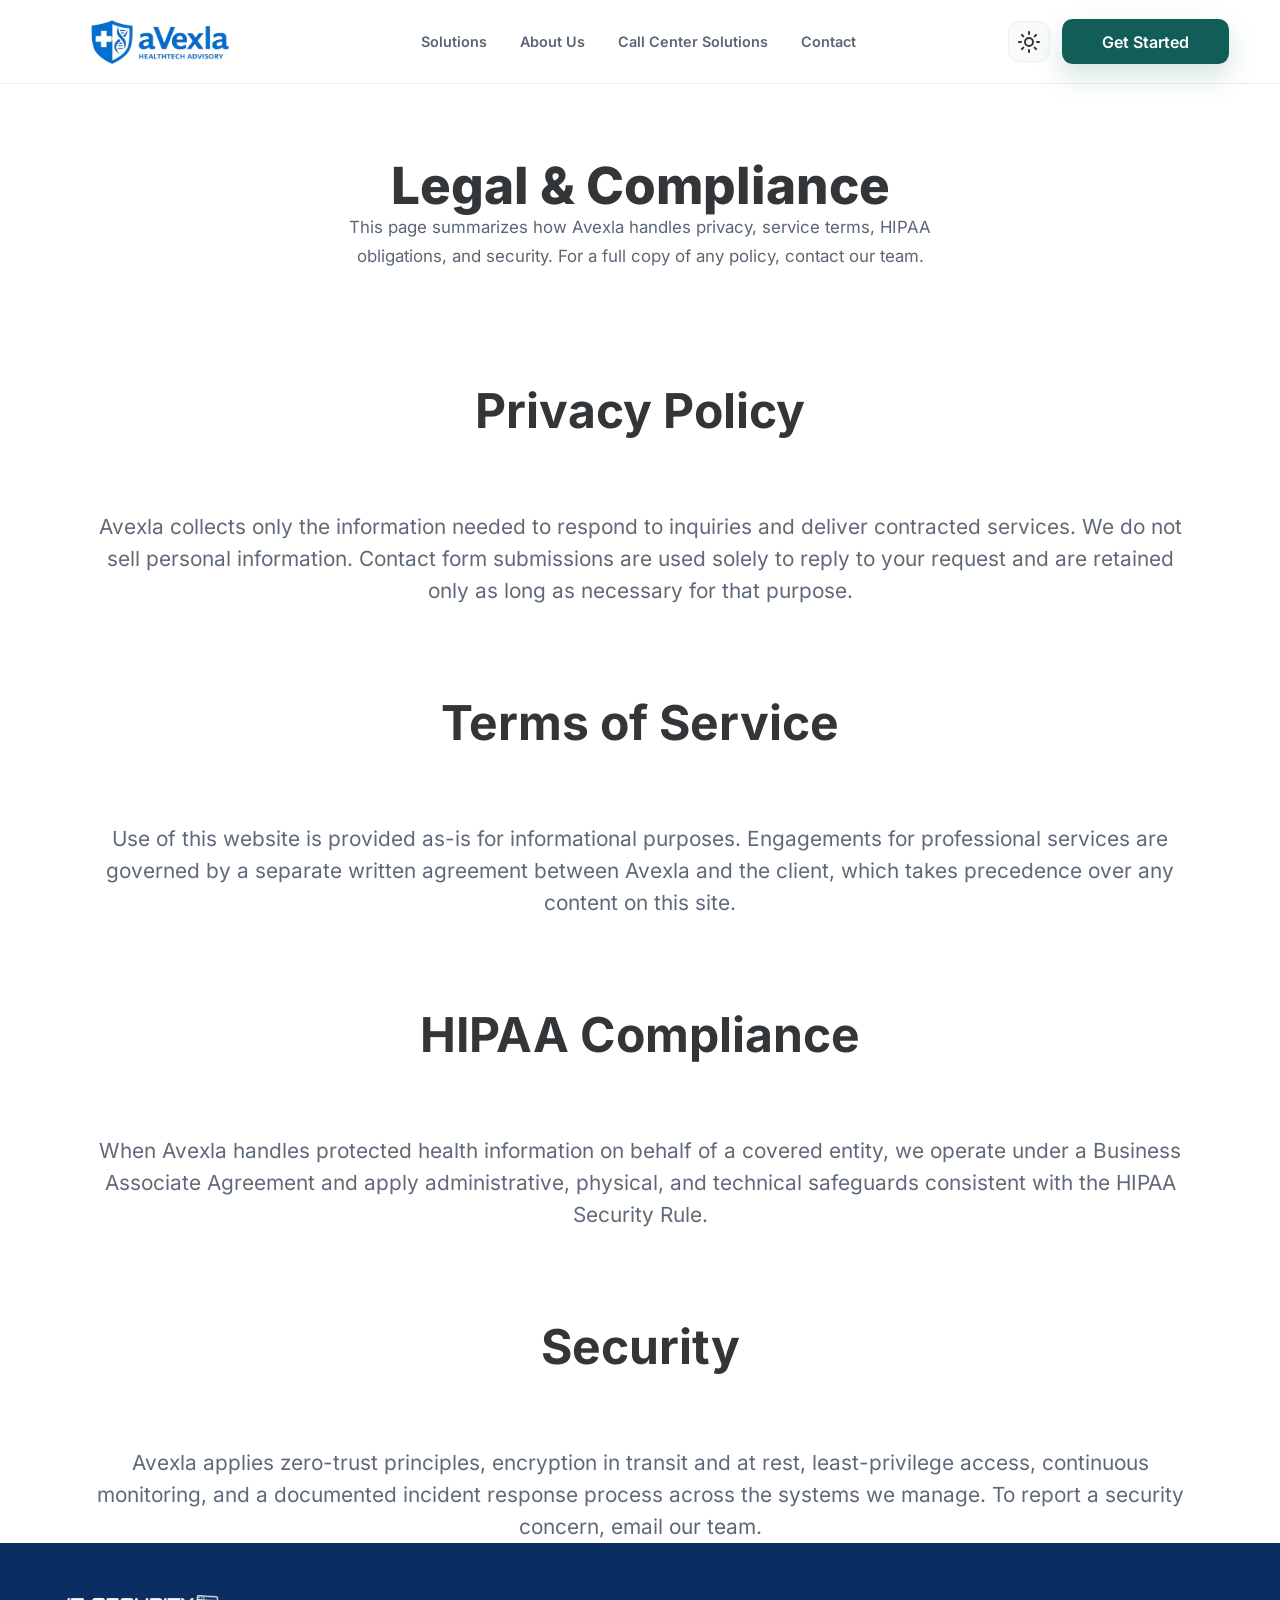
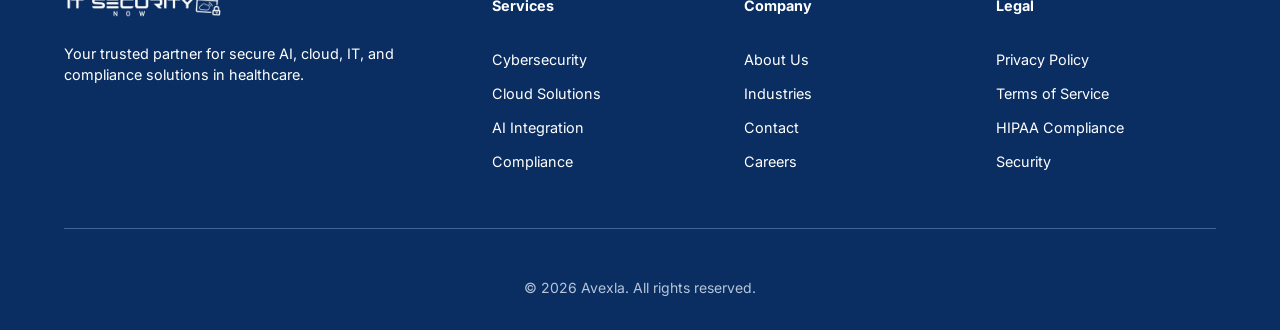
<file: legal.html>
<!DOCTYPE html>
<html lang="en-US">

<head>
    <meta charset="UTF-8">
    <meta name="viewport" content="width=device-width, initial-scale=1.0">
    <link rel="icon" href="/favicon.svg">
    <link rel="mask-icon" href="/favicon.svg" color="#0a2e62">
    <title>Legal & Compliance | Avexla</title>
    <meta name="description" content="Avexla legal information: privacy policy, terms of service, HIPAA compliance, and security practices for our healthcare technology services.">
    <link rel="canonical" href="https://www.avexla.com/legal.html">
    <meta name="theme-color" content="#0a2e62">
    <script src="/gtm.js" async></script>
    <link rel="apple-touch-icon" href="/apple-touch-icon.png">
    <link rel="manifest" href="/site.webmanifest">
    <meta property="og:site_name" content="Avexla">
    <meta property="og:type" content="website">
    <meta property="og:title" content="Legal &amp; Compliance | Avexla">
    <meta property="og:description" content="Avexla legal information: privacy policy, terms of service, HIPAA compliance, and security practices for our healthcare technology services.">
    <meta property="og:url" content="https://www.avexla.com/legal.html">
    <meta property="og:image" content="https://www.avexla.com/assets/og-image.jpg">
    <meta property="og:image:width" content="1200">
    <meta property="og:image:height" content="630">
    <meta name="twitter:card" content="summary_large_image">
    <meta name="twitter:title" content="Legal &amp; Compliance | Avexla">
    <meta name="twitter:description" content="Avexla legal information: privacy policy, terms of service, HIPAA compliance, and security practices for our healthcare technology services.">
    <meta name="twitter:image" content="https://www.avexla.com/assets/og-image.jpg">
    <script type="application/ld+json">
    {
      "@context": "https://schema.org",
      "@graph": [
        {
          "@type": "Organization",
          "@id": "https://www.avexla.com/#organization",
          "name": "Avexla",
          "url": "https://www.avexla.com/",
          "logo": {
            "@type": "ImageObject",
            "url": "https://www.avexla.com/assets/avexla-logo.webp",
            "width": 386,
            "height": 145
          },
          "description": "AI-driven, secure, and human-centered healthcare technology solutions including cloud modernization, cybersecurity, and call center modernization.",
          "contactPoint": {
            "@type": "ContactPoint",
            "contactType": "sales",
            "email": "info@avexla.com",
            "availableLanguage": "English"
          }
        },
        {
          "@type": "WebSite",
          "@id": "https://www.avexla.com/#website",
          "url": "https://www.avexla.com/",
          "name": "Avexla",
          "inLanguage": "en-US",
          "publisher": {
            "@id": "https://www.avexla.com/#organization"
          }
        },
        {
          "@type": "WebPage",
          "@id": "https://www.avexla.com/legal.html#webpage",
          "url": "https://www.avexla.com/legal.html",
          "name": "Legal & Compliance | Avexla",
          "isPartOf": {
            "@id": "https://www.avexla.com/#website"
          },
          "about": {
            "@id": "https://www.avexla.com/#organization"
          },
          "description": "Avexla legal information: privacy policy, terms of service, HIPAA compliance, and security practices for our healthcare technology services.",
          "inLanguage": "en-US"
        }
      ]
    }
    </script>
    <link rel="preload" href="/assets/fonts/inter-latin.woff2" as="font" type="font/woff2" crossorigin>
    <link rel="stylesheet" href="style.css">
</head>

<body class="contact-page" data-theme="light">
    <header>
        <div id="logo">
            <a href="./index.html"><img src="./assets/avexla-logo.webp" width="386" height="145"
                    alt="Avexla" fetchpriority="high" decoding="async"></a>
        </div>

        <nav>
            <ul>
                <li><a href="./solutions.html">Solutions</a></li>
                <li><a href="./about.html">About Us</a></li>
                <li><a href="./callcenter.html">Call Center Solutions</a></li>
                <li><a href="./contact.html">Contact</a></li>
            </ul>
        </nav>
        <div id="mobile-menu" class="mobile-nav">
            <button class="close-menu" id="close-menu" type="button" aria-label="Close menu">&times;</button>
            <ul>
                <li><a href="./solutions.html">Solutions</a></li>
                <li><a href="./about.html">About Us</a></li>
                <li><a href="./callcenter.html">Call Center Solutions</a></li>
                <li><a href="./contact.html">Contact</a></li>
            </ul>
        </div>
        <div id="nav-buttons">
            <button class="theme-toggle" type="button" aria-label="Toggle color theme">
                <!-- sun icon -->
                <svg class="icon-sun" xmlns="http://www.w3.org/2000/svg" width="24" height="24" viewBox="0 0 24 24"
                    fill="none" stroke="currentColor" stroke-width="2" stroke-linecap="round" stroke-linejoin="round"
                    class="lucide lucide-sun-icon lucide-sun">
                    <circle cx="12" cy="12" r="4" />
                    <path d="M12 2v2" />
                    <path d="M12 20v2" />
                    <path d="m4.93 4.93 1.41 1.41" />
                    <path d="m17.66 17.66 1.41 1.41" />
                    <path d="M2 12h2" />
                    <path d="M20 12h2" />
                    <path d="m6.34 17.66-1.41 1.41" />
                    <path d="m19.07 4.93-1.41 1.41" />
                </svg>
                <!-- moon icon -->
                <svg class="icon-moon" xmlns="http://www.w3.org/2000/svg" width="24" height="24" viewBox="0 0 24 24"
                    fill="none" stroke="currentColor" stroke-width="2" stroke-linecap="round" stroke-linejoin="round"
                    class="lucide lucide-moon-icon lucide-moon">
                    <path
                        d="M20.985 12.486a9 9 0 1 1-9.473-9.472c.405-.022.617.46.402.803a6 6 0 0 0 8.268 8.268c.344-.215.825-.004.803.401" />
                </svg>
            </button>
            <button class="menu-toggle" type="button" aria-label="Open menu">☰</button>
            <button class="primary-button" type="button">
                Get Started
            </button>
        </div>
    </header>
    <main>
        <section class="form-title">
            <h1>Legal &amp; Compliance</h1>
            <p>This page summarizes how Avexla handles privacy, service terms, HIPAA obligations, and security. For a full copy of any policy, contact <a href="./contact.html">our team</a>.</p>
        </section>
        <section class="our-story" id="privacy">
            <h2>Privacy Policy</h2>
            <p>Avexla collects only the information needed to respond to inquiries and deliver contracted services. We do not sell personal information. Contact form submissions are used solely to reply to your request and are retained only as long as necessary for that purpose.</p>
        </section>
        <section class="our-story" id="terms">
            <h2>Terms of Service</h2>
            <p>Use of this website is provided as-is for informational purposes. Engagements for professional services are governed by a separate written agreement between Avexla and the client, which takes precedence over any content on this site.</p>
        </section>
        <section class="our-story" id="hipaa">
            <h2>HIPAA Compliance</h2>
            <p>When Avexla handles protected health information on behalf of a covered entity, we operate under a Business Associate Agreement and apply administrative, physical, and technical safeguards consistent with the HIPAA Security Rule.</p>
        </section>
        <section class="our-story" id="security">
            <h2>Security</h2>
            <p>Avexla applies zero-trust principles, encryption in transit and at rest, least-privilege access, continuous monitoring, and a documented incident response process across the systems we manage. To report a security concern, email <a href="./contact.html">our team</a>.</p>
        </section>
    </main>
    <footer>
        <div class="links">
            <div class="logo-area">
                <img class="white-logo" src="./assets/itsn-logo-white.webp" width="400" height="76"
                    alt="Avexla" decoding="async">
                <p>Your trusted partner for secure AI, cloud, IT, and compliance solutions in healthcare.</p>
            </div>
            <ul class="links-list">
                <li><a href="./solutions.html"><b>Services</b></a></li>
                <li><a href="./solutions.html#cybersecurity">Cybersecurity</a></li>
                <li><a href="./solutions.html#cloud">Cloud Solutions</a></li>
                <li><a href="./solutions.html#ai">AI Integration</a></li>
                <li><a href="./solutions.html#cybersecurity">Compliance</a></li>
            </ul>
            <ul class="links-list">
                <li><a href="./about.html"><b>Company</b></a></li>
                <li><a href="./about.html">About Us</a></li>
                <li><a href="./about.html">Industries</a></li>
                <li><a href="./contact.html">Contact</a></li>
                <li><a href="./contact.html">Careers</a></li>
            </ul>
            <ul class="links-list">
                <li><a href="./legal.html"><b>Legal</b></a></li>
                <li><a href="./legal.html#privacy">Privacy Policy</a></li>
                <li><a href="./legal.html#terms">Terms of Service</a></li>
                <li><a href="./legal.html#hipaa">HIPAA Compliance</a></li>
                <li><a href="./legal.html#security">Security</a></li>
            </ul>
        </div>
        <div class="copyright">
            <div class="copyright-inner">
                <p>&copy; 2026 Avexla. All rights reserved.</p>
            </div>
        </div>
    </footer>
    <script src="./avexla.js"></script>
</body>

</html>
</file>
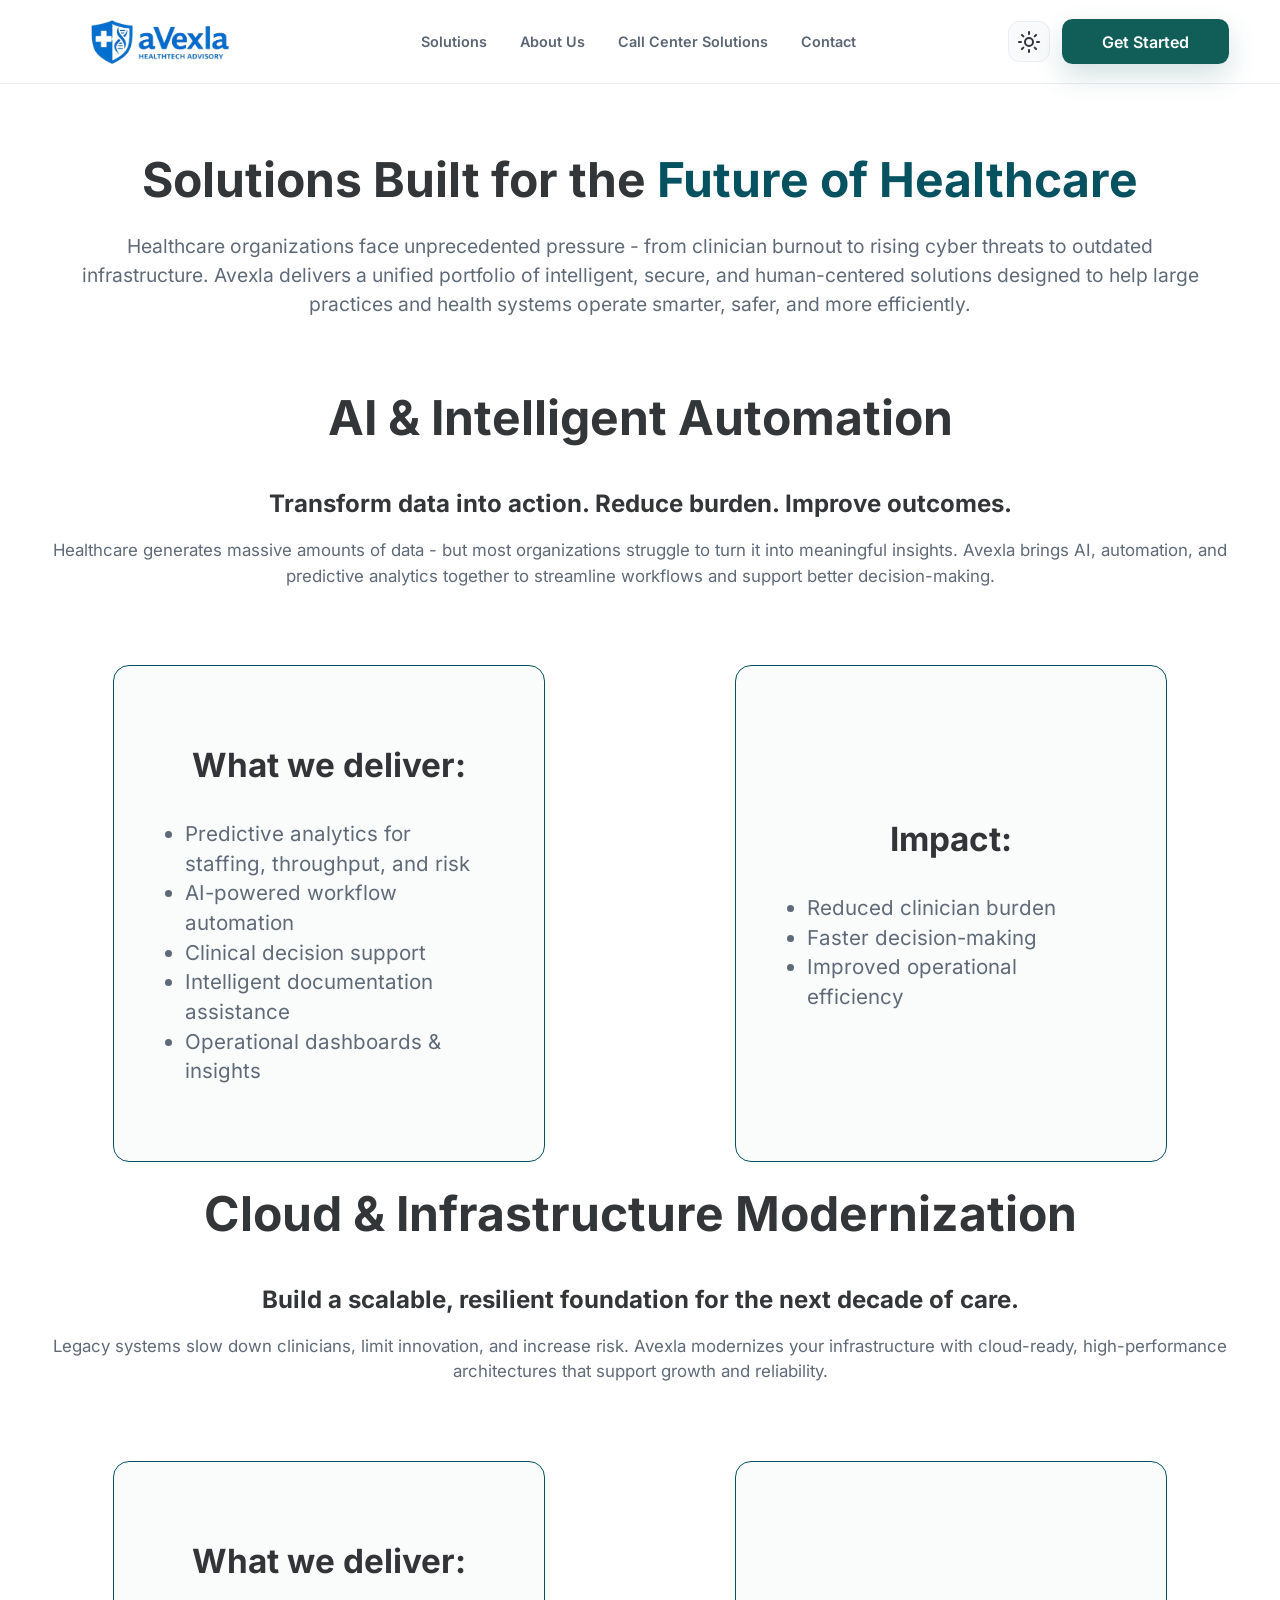
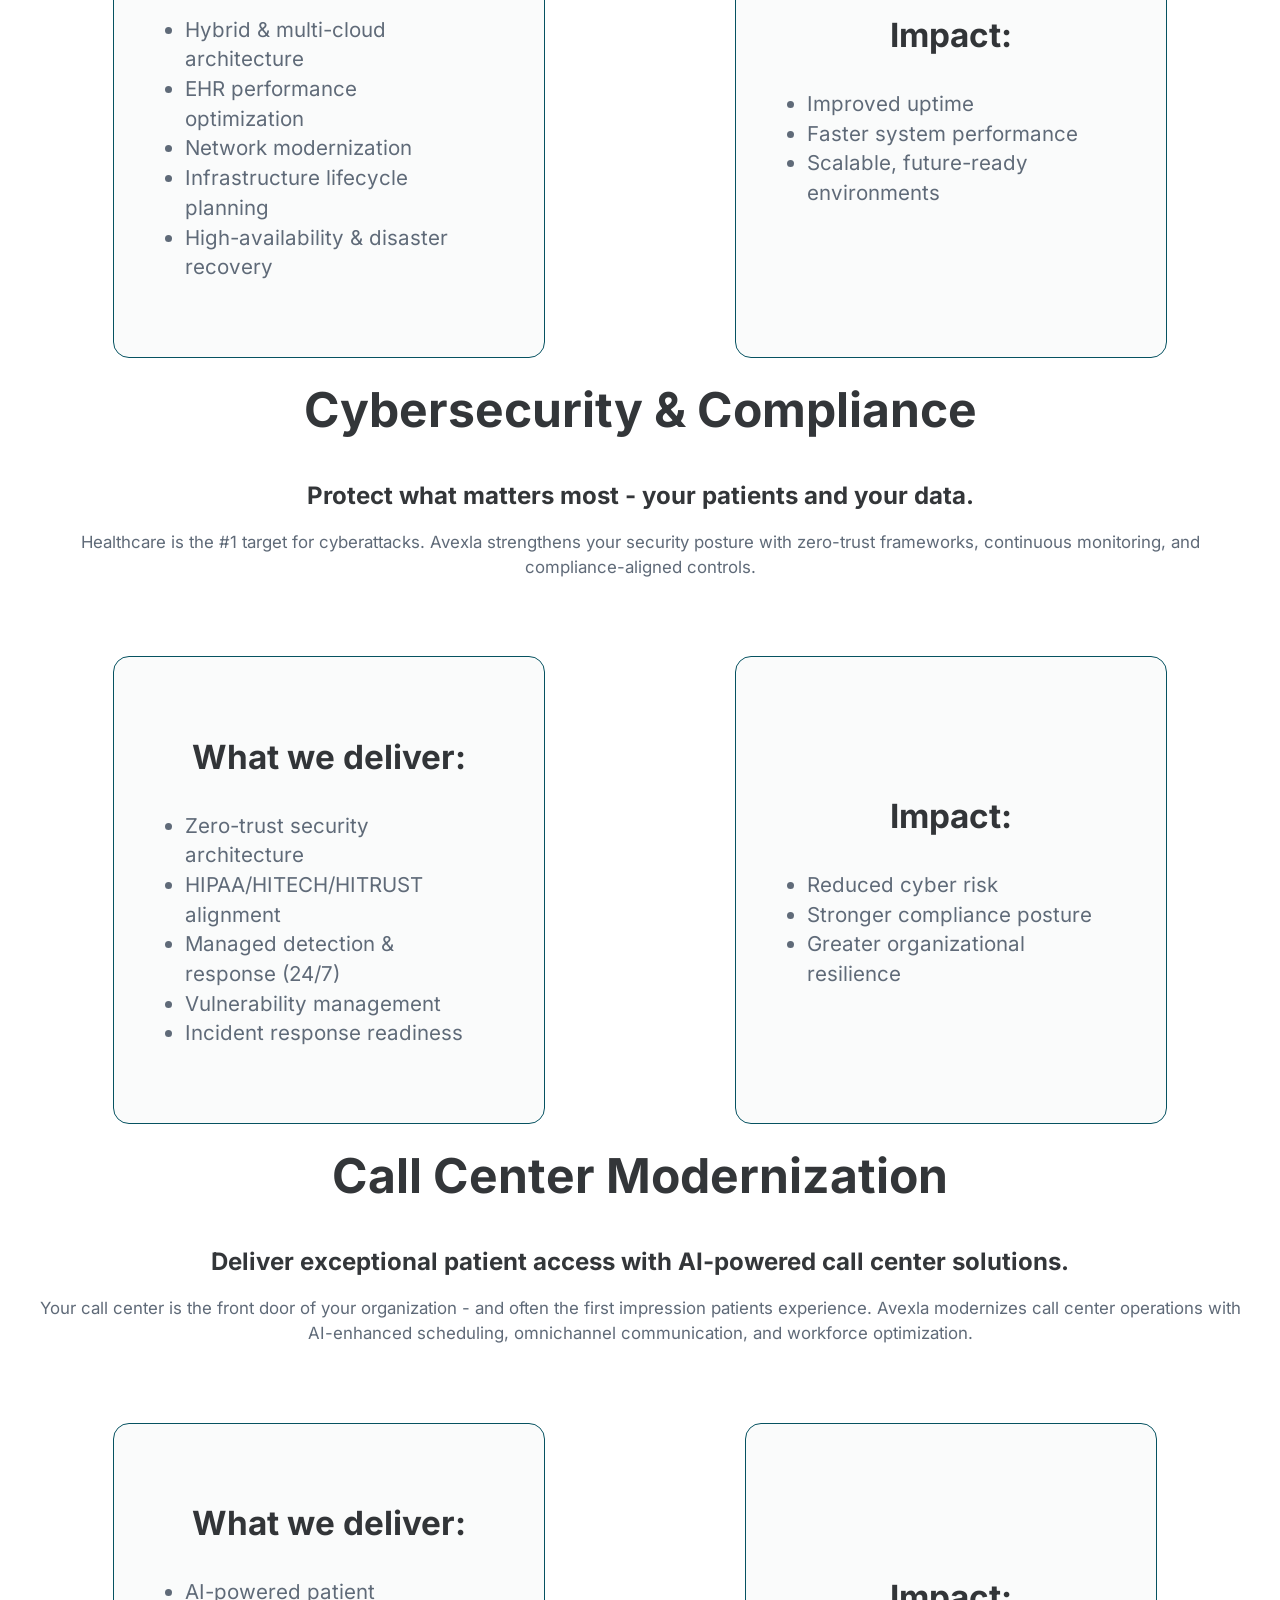
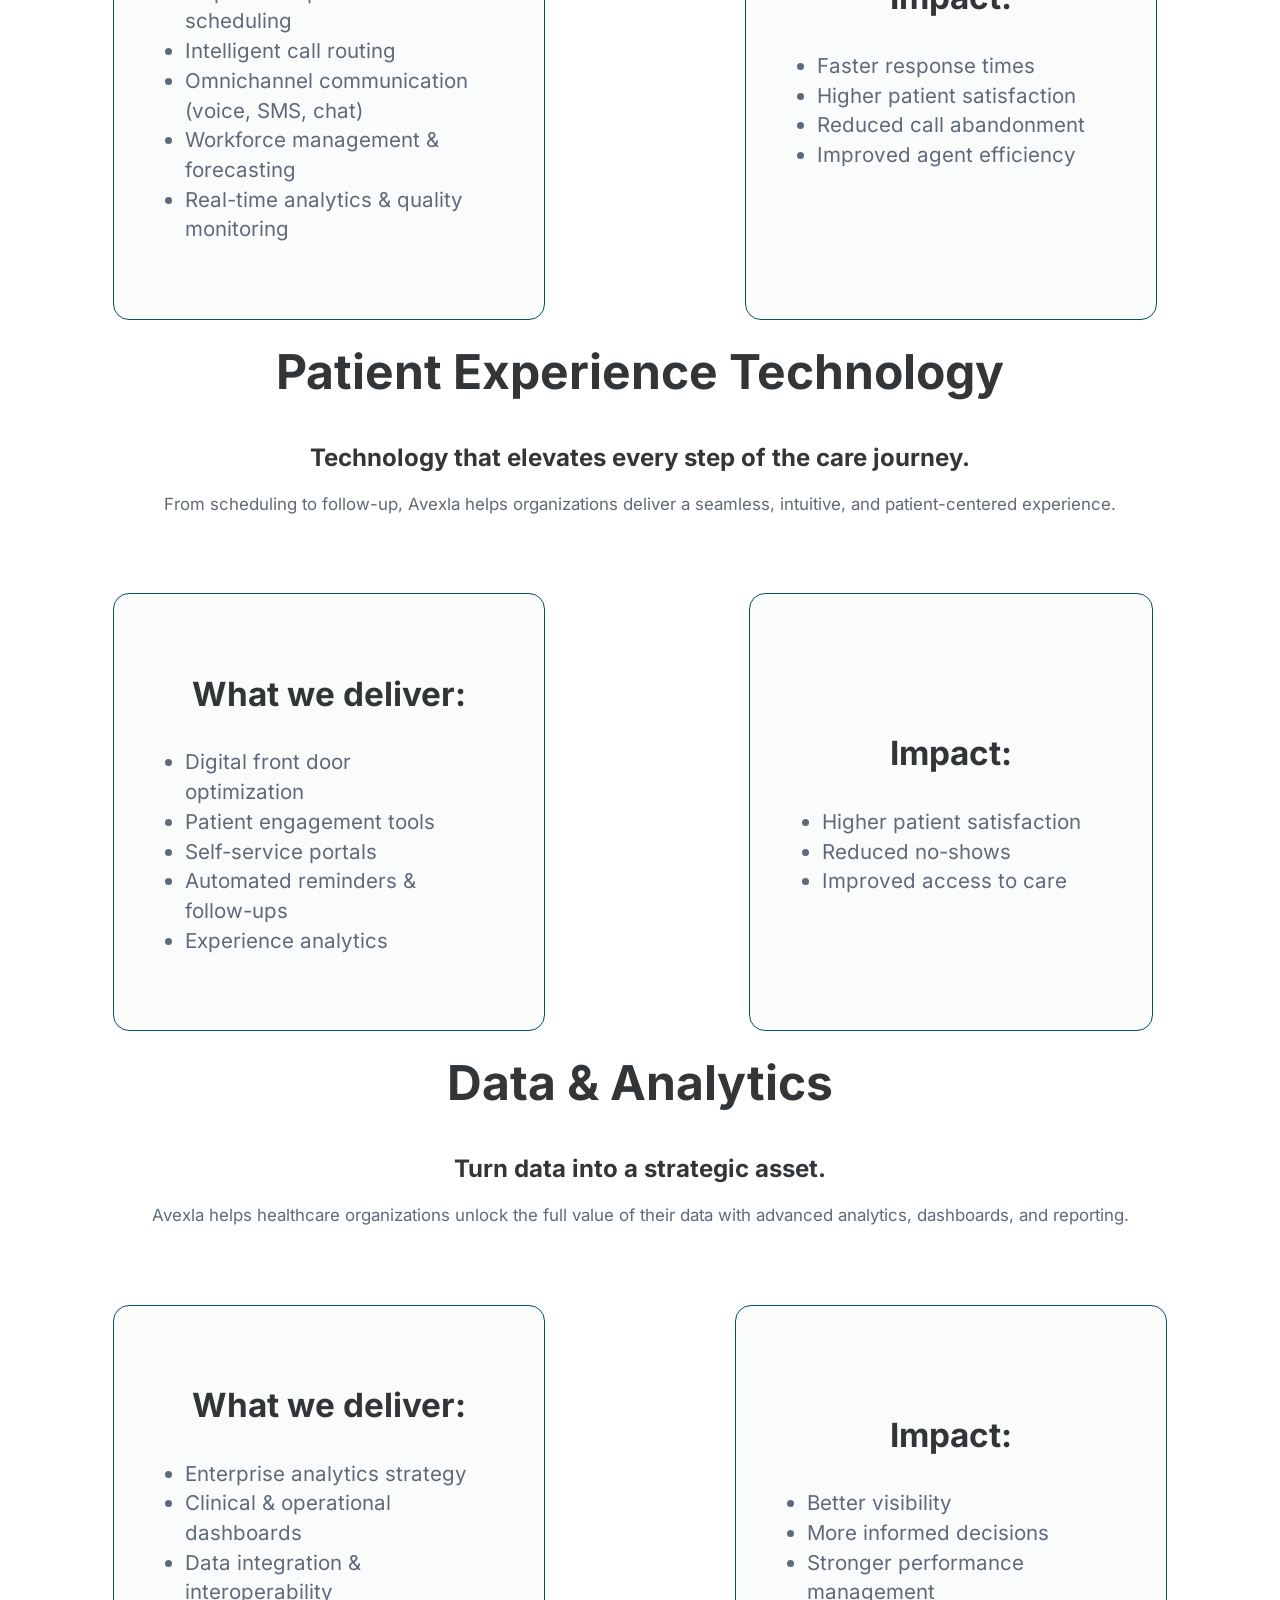
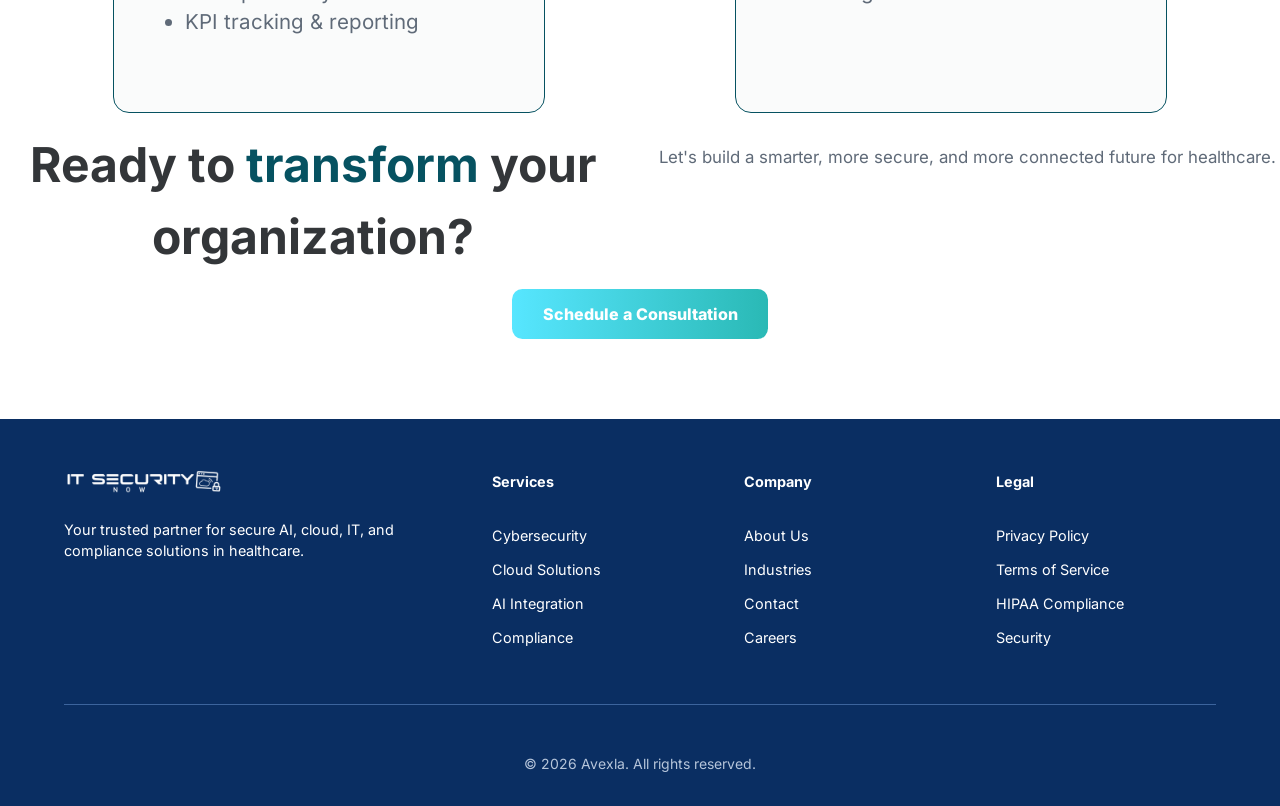
<file: solutions.html>
<!DOCTYPE html>
<html lang="en-US">

<head>
    <meta charset="UTF-8">
    <meta name="viewport" content="width=device-width, initial-scale=1.0">
    <link rel="icon" href="/favicon.svg">
    <link rel="mask-icon" href="/favicon.svg" color="#0a2e62">
    <title>Solutions | Avexla Healthcare Technology</title>
    <meta name="description" content="Explore Avexla's healthcare technology solutions: AI and automation, cloud and infrastructure modernization, cybersecurity and compliance, call center modernization, patient experience, and data analytics.">
    <link rel="canonical" href="https://www.avexla.com/solutions.html">
    <meta name="theme-color" content="#0a2e62">
    <script src="/gtm.js" async></script>
    <link rel="apple-touch-icon" href="/apple-touch-icon.png">
    <link rel="manifest" href="/site.webmanifest">
    <meta property="og:site_name" content="Avexla">
    <meta property="og:type" content="website">
    <meta property="og:title" content="Solutions | Avexla Healthcare Technology">
    <meta property="og:description" content="Explore Avexla's healthcare technology solutions: AI and automation, cloud and infrastructure modernization, cybersecurity and compliance, call center modernization, patient experience, and data analytics.">
    <meta property="og:url" content="https://www.avexla.com/solutions.html">
    <meta property="og:image" content="https://www.avexla.com/assets/og-image.jpg">
    <meta property="og:image:width" content="1200">
    <meta property="og:image:height" content="630">
    <meta name="twitter:card" content="summary_large_image">
    <meta name="twitter:title" content="Solutions | Avexla Healthcare Technology">
    <meta name="twitter:description" content="Explore Avexla's healthcare technology solutions: AI and automation, cloud and infrastructure modernization, cybersecurity and compliance, call center modernization, patient experience, and data analytics.">
    <meta name="twitter:image" content="https://www.avexla.com/assets/og-image.jpg">
    <script type="application/ld+json">
    {
      "@context": "https://schema.org",
      "@graph": [
        {
          "@type": "Organization",
          "@id": "https://www.avexla.com/#organization",
          "name": "Avexla",
          "url": "https://www.avexla.com/",
          "logo": {
            "@type": "ImageObject",
            "url": "https://www.avexla.com/assets/avexla-logo.webp",
            "width": 386,
            "height": 145
          },
          "description": "AI-driven, secure, and human-centered healthcare technology solutions including cloud modernization, cybersecurity, and call center modernization.",
          "contactPoint": {
            "@type": "ContactPoint",
            "contactType": "sales",
            "email": "info@avexla.com",
            "availableLanguage": "English"
          }
        },
        {
          "@type": "WebSite",
          "@id": "https://www.avexla.com/#website",
          "url": "https://www.avexla.com/",
          "name": "Avexla",
          "inLanguage": "en-US",
          "publisher": {
            "@id": "https://www.avexla.com/#organization"
          }
        },
        {
          "@type": "CollectionPage",
          "@id": "https://www.avexla.com/solutions.html#webpage",
          "url": "https://www.avexla.com/solutions.html",
          "name": "Solutions | Avexla Healthcare Technology",
          "isPartOf": {
            "@id": "https://www.avexla.com/#website"
          },
          "about": {
            "@id": "https://www.avexla.com/#organization"
          },
          "description": "Explore Avexla's healthcare technology solutions: AI and automation, cloud and infrastructure modernization, cybersecurity and compliance, call center modernization, patient experience, and data analytics.",
          "inLanguage": "en-US"
        }
      ]
    }
    </script>
    <link rel="preload" href="/assets/fonts/inter-latin.woff2" as="font" type="font/woff2" crossorigin>
    <link rel="stylesheet" href="style.css">
</head>

<body data-theme="light">
        <header>
            <div id="logo">
                <a href="./index.html"><img src="./assets/avexla-logo.webp" width="386" height="145" alt="Avexla" fetchpriority="high" decoding="async"></a>
            </div>
            <nav>
                <ul>
                    <li><a href="./solutions.html">Solutions</a></li>
                    <li><a href="./about.html">About Us</a></li>
                    <li><a href="./callcenter.html">Call Center Solutions</a></li>
                    <li><a href="./contact.html">Contact</a></li>
                </ul>
            </nav>
            <div id="mobile-menu" class="mobile-nav">
                <button class="close-menu" id="close-menu" type="button" aria-label="Close menu">&times;</button>
                <ul>
                    <li><a href="./solutions.html">Solutions</a></li>
                    <li><a href="./about.html">About Us</a></li>
                    <li><a href="./callcenter.html">Call Center Solutions</a></li>
                    <li><a href="./contact.html">Contact</a></li>
                </ul>
            </div>
            <div id="nav-buttons">
                <button class="theme-toggle" type="button" aria-label="Toggle color theme">
                    <!-- sun icon -->
                    <svg class="icon-sun" xmlns="http://www.w3.org/2000/svg" width="24" height="24" viewBox="0 0 24 24"
                        fill="none" stroke="currentColor" stroke-width="2" stroke-linecap="round"
                        stroke-linejoin="round" class="lucide lucide-sun-icon lucide-sun">
                        <circle cx="12" cy="12" r="4" />
                        <path d="M12 2v2" />
                        <path d="M12 20v2" />
                        <path d="m4.93 4.93 1.41 1.41" />
                        <path d="m17.66 17.66 1.41 1.41" />
                        <path d="M2 12h2" />
                        <path d="M20 12h2" />
                        <path d="m6.34 17.66-1.41 1.41" />
                        <path d="m19.07 4.93-1.41 1.41" />
                    </svg>
                    <!-- moon icon -->
                    <svg class="icon-moon" xmlns="http://www.w3.org/2000/svg" width="24" height="24" viewBox="0 0 24 24"
                        fill="none" stroke="currentColor" stroke-width="2" stroke-linecap="round"
                        stroke-linejoin="round" class="lucide lucide-moon-icon lucide-moon">
                        <path
                            d="M20.985 12.486a9 9 0 1 1-9.473-9.472c.405-.022.617.46.402.803a6 6 0 0 0 8.268 8.268c.344-.215.825-.004.803.401" />
                    </svg>
                </button>
                <button class="menu-toggle" type="button" aria-label="Open menu">☰</button>
            <button class="primary-button" type="button">
                    Get Started
                </button>
            </div>
        </header>
        <main>
            <section>
                <div class="solutions-tab-title">
                    <h2>Solutions Built for the <span>Future of Healthcare</span></h2>
                    <p>Healthcare organizations face unprecedented pressure - from clinician burnout to rising cyber threats to outdated infrastructure. Avexla delivers a unified portfolio of intelligent, secure, and human-centered solutions designed to help large practices and health systems operate smarter, safer, and more efficiently.</p>
                </div>
            </section>
            <section class="solutions-tab">
                <div id="ai" class="solutions-tab-intro">
                    <h2>AI & Intelligent Automation</h2>
                    <h3>Transform data into action. Reduce burden. Improve outcomes.</h3>
                    <p>Healthcare generates massive amounts of data - but most organizations struggle to turn it into meaningful insights. Avexla brings AI, automation, and predictive analytics together to streamline workflows and support better decision-making.</p>
                </div>
                <div class="solutions-tab-card">
                    <h3>What we deliver:</h3>
                    <ul>
                        <li>Predictive analytics for staffing, throughput, and risk</li>
                        <li>AI-powered workflow automation</li>
                        <li>Clinical decision support</li>
                        <li>Intelligent documentation assistance</li>
                        <li>Operational dashboards & insights</li>
                    </ul>
                </div>
                <div class="solutions-tab-card">
                    <h3>Impact:</h3>
                    <ul>
                        <li>Reduced clinician burden</li>
                        <li>Faster decision-making</li>
                        <li>Improved operational efficiency</li>
                    </ul>
                </div>
            </section>
            <section class="solutions-tab">
                <div id="cloud" class="solutions-tab-intro">
                    <h2>Cloud & Infrastructure Modernization</h2>
                    <h3>Build a scalable, resilient foundation for the next decade of care.</h3>
                    <p>Legacy systems slow down clinicians, limit innovation, and increase risk. Avexla modernizes your infrastructure with cloud-ready, high-performance architectures that support growth and reliability.</p>
                </div>
                <div class="solutions-tab-card">
                    <h3>What we deliver:</h3>
                    <ul>
                        <li>Hybrid & multi-cloud architecture</li>
                        <li>EHR performance optimization</li>
                        <li>Network modernization</li>
                        <li>Infrastructure lifecycle planning</li>
                        <li>High-availability & disaster recovery</li>
                    </ul>
                </div>
                <div class="solutions-tab-card">
                    <h3>Impact:</h3>
                    <ul>
                        <li>Improved uptime</li>
                        <li>Faster system performance</li>
                        <li>Scalable, future-ready environments</li>
                    </ul>
                </div>
            </section>
            <section class="solutions-tab">
                <div id="cybersecurity" class="solutions-tab-intro">
                    <h2>Cybersecurity & Compliance</h2>
                    <h3>Protect what matters most - your patients and your data.</h3>
                    <p>Healthcare is the #1 target for cyberattacks. Avexla strengthens your security posture with zero-trust frameworks, continuous monitoring, and compliance-aligned controls.</p>
                </div>
                <div class="solutions-tab-card">
                    <h3>What we deliver:</h3>
                    <ul>
                        <li>Zero-trust security architecture</li>
                        <li>HIPAA/HITECH/HITRUST alignment</li>
                        <li>Managed detection & response (24/7)</li>
                        <li>Vulnerability management</li>
                        <li>Incident response readiness</li>
                    </ul>
                </div>
                <div class="solutions-tab-card">
                    <h3>Impact:</h3>
                    <ul>
                        <li>Reduced cyber risk</li>
                        <li>Stronger compliance posture</li>
                        <li>Greater organizational resilience</li>
                    </ul>
                </div>
            </section>
            <section class="solutions-tab">
                <div id="call-center" class="solutions-tab-intro">
                    <h2>Call Center Modernization</h2>
                    <h3>Deliver exceptional patient access with AI-powered call center solutions.</h3>
                    <p>Your call center is the front door of your organization - and often the first impression patients experience. Avexla modernizes call center operations with AI-enhanced scheduling, omnichannel communication, and workforce optimization.</p>
                </div>
                <div class="solutions-tab-card">
                    <h3>What we deliver:</h3>
                    <ul>
                        <li>AI-powered patient scheduling</li>
                        <li>Intelligent call routing</li>
                        <li>Omnichannel communication (voice, SMS, chat)</li>
                        <li>Workforce management & forecasting</li>
                        <li>Real-time analytics & quality monitoring</li>
                    </ul>
                </div>
                <div class="solutions-tab-card">
                    <h3>Impact:</h3>
                    <ul>
                        <li>Faster response times</li>
                        <li>Higher patient satisfaction</li>
                        <li>Reduced call abandonment</li>
                        <li>Improved agent efficiency</li>
                    </ul>
                </div>
            </section>
            <section class="solutions-tab">
                <div id="patient" class="solutions-tab-intro">
                    <h2>Patient Experience Technology</h2>
                    <h3>Technology that elevates every step of the care journey.</h3>
                    <p>From scheduling to follow-up, Avexla helps organizations deliver a seamless, intuitive, and patient-centered experience.</p>
                </div>
                <div class="solutions-tab-card">
                    <h3>What we deliver:</h3>
                    <ul>
                        <li>Digital front door optimization</li>
                        <li>Patient engagement tools</li>
                        <li>Self-service portals</li>
                        <li>Automated reminders & follow-ups</li>
                        <li>Experience analytics</li>
                    </ul>
                </div>
                <div class="solutions-tab-card">
                    <h3>Impact:</h3>
                    <ul>
                        <li>Higher patient satisfaction</li>
                        <li>Reduced no-shows</li>
                        <li>Improved access to care</li>
                    </ul>
                </div>
            </section>
            <section class="solutions-tab">
                <div id="data" class="solutions-tab-intro">
                    <h2>Data & Analytics</h2>
                    <h3>Turn data into a strategic asset.</h3>
                    <p>Avexla helps healthcare organizations unlock the full value of their data with advanced analytics, dashboards, and reporting.</p>
                </div>
                <div class="solutions-tab-card">
                    <h3>What we deliver:</h3>
                    <ul>
                        <li>Enterprise analytics strategy</li>
                        <li>Clinical & operational dashboards</li>
                        <li>Data integration & interoperability</li>
                        <li>KPI tracking & reporting</li>
                    </ul>
                </div>
                <div class="solutions-tab-card">
                    <h3>Impact:</h3>
                    <ul>
                        <li>Better visibility</li>
                        <li>More informed decisions</li>
                        <li>Stronger performance management</li>
                    </ul>
                </div>
            </section>
            <section class="solutions-tab solutions-cta">
                <h2>Ready to <span>transform</span> your organization?</h2>
                <p>Let's build a smarter, more secure, and more connected future for healthcare.</p>
            </section>
            <a class="cta-button" href="./contact.html">Schedule a Consultation</a>
        </main>
        <footer>
        <div class="links">
            <div class="logo-area">
                <img class="white-logo" src="./assets/itsn-logo-white.webp" width="400" height="76"
                    alt="Avexla" decoding="async">
                <p>Your trusted partner for secure AI, cloud, IT, and compliance solutions in healthcare.</p>
            </div>
            <ul class="links-list">
                <li><a href="./solutions.html"><b>Services</b></a></li>
                <li><a href="./solutions.html#cybersecurity">Cybersecurity</a></li>
                <li><a href="./solutions.html#cloud">Cloud Solutions</a></li>
                <li><a href="./solutions.html#ai">AI Integration</a></li>
                <li><a href="./solutions.html#cybersecurity">Compliance</a></li>
            </ul>
            <ul class="links-list">
                <li><a href="./about.html"><b>Company</b></a></li>
                <li><a href="./about.html">About Us</a></li>
                <li><a href="./about.html">Industries</a></li>
                <li><a href="./contact.html">Contact</a></li>
                <li><a href="./contact.html">Careers</a></li>
            </ul>
            <ul class="links-list">
                <li><a href="./legal.html"><b>Legal</b></a></li>
                <li><a href="./legal.html#privacy">Privacy Policy</a></li>
                <li><a href="./legal.html#terms">Terms of Service</a></li>
                <li><a href="./legal.html#hipaa">HIPAA Compliance</a></li>
                <li><a href="./legal.html#security">Security</a></li>
            </ul>
        </div>
        <div class="copyright">
            <div class="copyright-inner">
                <p>&copy; 2026 Avexla. All rights reserved.</p>
            </div>
        </div>
    </footer>
        <script src="avexla.js"></script>
</body>

</html>
</file>
<file: style.css>
@font-face {
    font-family: 'Inter';
    font-style: normal;
    font-weight: 100 900;
    font-display: swap;
    src: url('./assets/fonts/inter-latin.woff2') format('woff2');
    unicode-range: U+0000-00FF, U+0131, U+0152-0153, U+02BB-02BC, U+02C6, U+02DA, U+02DC,
        U+0304, U+0308, U+0329, U+2000-206F, U+20AC, U+2122, U+2191, U+2193, U+2212, U+2215, U+FEFF, U+FFFD;
}

* {
    margin: 0;
    padding: 0;
    box-sizing: border-box;
    font-family: 'Inter', sans-serif;
}

:root {
    --menu-links: #5b6675;
    --bg-color: #FFFFFF;
    --header-bg-color: #fffffff2;
    --credential-bg: #eeeeee1a;
    --gradient: linear-gradient(to right, #0b3b6ee6, #0b3b6ecc, #115f5cb3);
    --button: #115e59;
    --button-gradient: linear-gradient(to right, #57e6ff, #2ab9b5);
    --logo-text: #0B3B6E;
    --button-hover: #0D8B5E;
    --secondary-button-hover: #fefefe4d;
    --border: #eaedf1;
    --cards-fill: #fafbfb;
    --main-text: #5f6a78;
    --white-text: #FFFFFF;
    --title-text: #000407cc;
    --light-blue: #9be8ff;
    --testimonials-fill: #f3f7fa;
    --why-background: #f7f7f7;
    --blue-icon: #065261;
    --blue-icon-background: #87bfcab2;
    --green-icon: #115e59;
    --green-icon-background: #6a96969e;
    --purple-icon: #614369;
    --purple-icon-background: #bba2d391;
    --form-background: #f9fafb;
    --footer-copyright: #b6c5da;
    --footer-border: #3c649d;
    --footer-bg: #0a2e62;
    --shadow: #0000002e;
    --transparent: transparent;
}

[data-theme="dark"] {
    --menu-links: #9aa7b8;
    --bg-color: #0A1628;
    --header-bg-color: #0b1220f2;
    --credential-bg: #eeeeee1a;
    --gradient: linear-gradient(to right, #0b3b6ee6, #0b3b6ecc, #115f5cb3);
    --button: #115e59;
    --button-gradient: linear-gradient(to right, #57e6ff, #2ab9b5);
    --logo-text: #FFFFFF;
    --button-hover: #4fb0ff;
    --secondary-button-hover: #fefefe4d;
    --border: #334155;
    --cards-fill: #01334670;
    --main-text: #94a3b8;
    --white-text: #FFFFFF;
    --title-text: #FFFFFF;
    --light-blue: #67e8f9;
    --testimonials-fill: #1e293b;
    --why-background: #03262f7b;
    --blue-icon: #67e8f9;
    --blue-icon-background: #153e43c1;
    --green-icon: #22c581;
    --green-icon-background: #12645691;
    --purple-icon: #b05bff;
    --purple-icon-background: #3d215793;
    --form-background: #081325;
    --footer-copyright: #b6c5da;
    --footer-border: #b6c5da;
    --footer-bg: #021024;
    --shadow: #bebebe2e;
    --transparent: transparent;
}

body {
    margin: 0;
    padding: 0;
    font-size: 14px;
    background-color: var(--bg-color);
}

h1 {
    font-size: 5rem;
    font-weight: 800;
}

h2 {
    font-size: 3rem;
    font-weight: 700;
}

h3 {
    font-size: 1.5rem;
}

.primary-button {
    background-color: var(--button);
    color: var(--white-text);
    border: 0;
    border-radius: .8rem;
    font-weight: 600;
    padding: .8rem 1.1rem;
    margin-top: 5rem;
}

.primary-button:hover {
    background-color: var(--button-hover);
    transform: scale(1.04);
    box-shadow: 0 10px 24px var(--shadow);
    cursor: pointer;
}

.menu-toggle {
    display: none;
    /* Escondido no PC */
}

.desktop-nav {
    display: block;
    /* Mostra no PC */
}

/* ---------       HEADER        ---------                       */

header {
    background-color: var(--header-bg-color);
    z-index: 1000;
    padding: .8rem 5rem;

    display: flex;
    justify-content: space-between;
    align-items: center;

    position: fixed;
    top: 0;
    left: 0;
    width: 100%;
}

.menu-toggle {
    display: none;
    font-size: 2rem;
    background: none;
    border: none;
    cursor: pointer;
    color: var(--title-text);
}

/* Estilo do Menu Mobile (Overlay) */
.mobile-nav {
    position: fixed;
    top: 0;
    right: -100%;
    /* Começa fora da tela */
    max-width: 50%;
    height: 100vh;
    background-color: var(--bg-color);
    z-index: 2000;
    display: flex;
    flex-direction: column;
    padding: 1.5rem;
    transition: 0.4s ease;
    box-shadow: -5px 0 15px var(--shadow);
}

/* Classe que o JS vai adicionar para abrir */
.mobile-nav.active {
    right: 0;
}

.mobile-nav ul {
    display: flex;
    flex-direction: column;
    margin-top: 3rem;
    gap: 1.5rem;
    list-style: none;
}

.mobile-nav ul li {
    font-size: 1.5rem;
    text-align: left;
}

.mobile-nav ul li a {
    display: block;
    /* Faz o link ocupar a linha toda para facilitar o clique */
    padding: 1rem 1.5rem;
    font-size: 1.1rem;
    font-weight: 500;
    color: var(--menu-links);
    border-radius: 0.5rem;
    /* Arredonda os cantos para o efeito de hover */
    transition: all 0.3s ease;
    text-align: left;
}

.close-menu {
    align-self: flex-end;
    background: none;
    border: none;
    font-size: 3rem;
    color: var(--title-text);
    cursor: pointer;
}

#logo {
    display: flex;
    flex-direction: row;
    align-items: center;
}

.logo-icon {
    width: 2rem;
    height: 2rem;
    stroke: var(--logo-text);
}

#logo p {
    margin-left: 1rem;
    font-size: 1.3rem;
    font-weight: 800;
}

#logo img {
    max-width: 100%;
    height: auto;
}

nav {
    display: block;
}

nav ul {
    display: flex;
    flex-direction: row;
    justify-content: space-evenly;
}

nav ul li {
    list-style: none;
    font-family: 'Inter';
    font-size: .9rem;
    padding: .08rem 2rem;
}

nav ul li a:hover {
    color: var(--button-hover);
}

a {
    text-decoration: none;
    color: var(--menu-links);
}

.theme-toggle {
    background-color: var(--form-background);
    border: none;
    border-radius: .5rem;
    padding: .3rem;
}

.theme-toggle:hover {
    background-color: var(--main-text);
    cursor: pointer;
}

.icon-sun {
    display: block;
    color: var(--title-text);
}

.icon-moon {
    display: none;
    color: var(--white-text);
}

[data-theme="light"] .icon-sun {
    display: block;
}

[data-theme="dark"] .icon-moon {
    display: none;
}

[data-theme="dark"] .icon-moon {
    display: block;
}

[data-theme="dark"] .icon-sun {
    display: none;
}


#nav-buttons {
    display: flex;
    align-items: center;
    gap: 1.5rem;
}

/* BANNER */

#banner {
    position: relative;
    min-height: 100vh;
    display: flex;
    flex-direction: column;
    justify-content: center;
    align-items: center;
    text-align: center;
    background-color: #071a30;
    background-image: url("./assets/hero-bg.jpg");
    background-image: image-set(url("./assets/hero-bg.webp") type("image/webp"), url("./assets/hero-bg.jpg") type("image/jpeg"));
    background-size: cover;
    background-position: center;
    padding-bottom: 5rem;
}

#banner::after {
    content: '';
    position: absolute;
    inset: 0;
    background: var(--gradient);
    z-index: 1;
}

.banner-content {
    margin-top: 2rem;
    position: relative;
    z-index: 3;
}

.credential {
    margin: 10rem auto 0;
    display: flex;
    align-items: center;
    background-color: var(--transparent);
    border: 0.01rem solid var(--light-blue);
    border-radius: 1.5rem;
    background-color: var(--credential-bg);
    backdrop-filter: blur(.2rem);
    padding: .5rem 1.9rem;
    color: var(--light-blue);
    gap: .5rem;
}

#banner-content-text {
    max-width: 50rem;
    margin: 1rem auto 0;
    color: var(--white-text);
    font-weight: 300;
    line-height: 1.6;
    font-size: 1.5rem;
}

.banner-wave {
    position: absolute;
    bottom: 0;
    left: 0;
    width: 100%;
    height: 120px;
    z-index: 2;
}

.banner-wave path {
    fill: var(--bg-color);
}

.banner-buttons {
    margin: 1rem 0 4rem 0;
    padding: 0;
    display: flex;
    flex-direction: row;
    align-items: center;
}

#schedule-button {
    background-color: var(--button);
    color: var(--white-text);
    border: 0;
    border-radius: .8rem;
    font-size: 1rem;
    font-weight: 600;
    padding: .8rem 2.5rem;
    margin: 1.5rem 2rem;
    display: flex;
    align-items: center;
}

#schedule-button:hover {
    background-color: var(--button-hover);
    transform: scale(1.04);
    box-shadow: 0 10px 24px var(--shadow);
    cursor: pointer;
}

/* MAIN */
/* ABOUT */

#about {
    font-size: 2rem;
    text-align: center;
}

#about h2 {
    margin-bottom: 1rem;
    color: var(--title-text);
}

#about span {
    color: var(--blue-icon);
}

#about p {
    font-size: 1.05rem;
    line-height: 1.7rem;
    color: var(--menu-links);
}

.text-container {
    padding: 5rem 20rem 1rem;
    text-align: center;
    font-size: 2rem;
}

#main-title {
    color: var(--white-text);
    font-weight: 800;
    font-size: 5rem;
}

#main-title span {
    background: var(--button-gradient);
    -webkit-background-clip: text;
    background-clip: text;
    color: var(--transparent);
}

#banner-content-text {
    color: var(--white-text);
    font-weight: 300;
}

.cards-container {
    width: 100%;
    padding: 2rem 4rem 3rem;
    display: grid;
    grid-template-columns: repeat(auto-fit, minmax(15.70rem, 1fr));
    margin: auto;
    gap: 1.5rem;
    justify-content: center;
}

.secondary-button {
    background-color: var(--transparent);
    border: 0.01rem solid var(--main-text);
    border-radius: .8rem;
    color: var(--white-text);
    font-size: 1rem;
    font-weight: 800;
    background-color: var(--credential-bg);
    backdrop-filter: blur(.2rem);
    padding: .9rem 3rem;
    margin-top: 0rem;
}

.secondary-button:hover {
    cursor: pointer;
    background-color: var(--secondary-button-hover);
}

.card {
    background-color: var(--cards-fill);
    padding: 3rem;
    border: 0.0001rem solid var(--blue-icon);
    border-radius: 1rem;
    text-align: center;
    max-width: 20rem;
    transition:
        transform 0.7s ease,
        box-shadow 0.2s ease;
}

.card:hover {
    transform: scale(1.02);
    box-shadow: 0 10px 24px var(--shadow);
    cursor: pointer;
}

.card h3 {
    margin-top: 1rem;
    font-size: 1rem;
    font-weight: 600;
    color: var(--title-text);
}

.card ul {
    margin-top: 1rem;
    font-size: .9rem;
    color: var(--main-text);
    line-height: 1.2rem;
}

.card ul li {
    text-align: left;
}

.card p {
    color: var(--main-text);
    margin-top: 1rem;
}

.icon-container {
    background-color: var(--blue-icon-background);
    width: 4.2rem;
    padding: 1rem;
    border-radius: 5rem;
    margin: auto;
}

.primary-button {
    background-color: var(--button);
    color: var(--white-text);
    border: 0;
    border-radius: .8rem;
    font-size: 1rem;
    font-weight: 600;
    padding: .8rem 2.5rem;
    margin: auto;
    display: flex;
}

.primary-button:hover {
    background-color: var(--button-hover);
    transform: scale(1.04);
    box-shadow: 0 10px 24px var(--shadow);
    cursor: pointer;
}

/* TESTIMONIALS */

.testimonials {
    margin: 4rem 22rem 5rem;
    background-color: var(--testimonials-fill);
    border: 0.01rem solid var(--border);
    border-radius: 1rem;
    padding: 2rem;
    text-align: center;
}

.testimonials h3 {
    font-size: 1.4rem;
    font-weight: 600;
    color: var(--title-text);
}

.testimonials h3 {
    color: var(--title-text);
}

.testimonials p {
    font-size: 1rem;
    margin-top: 1.5rem;
    color: var(--main-text);
    line-height: 1.5rem;
}

/* SOLUTIONS */

#solutions {
    font-size: 2rem;
    text-align: center;
}

#solutions h2 {
    margin-bottom: 1rem;
    color: var(--title-text);
}

#solutions p {
    font-size: 1.05rem;
    line-height: 1.7rem;
    color: var(--menu-links);
}

#solutions .text-container span {
    color: var(--blue-icon)
}

.cards2-container {
    display: grid;
    grid-template-columns: 1fr 1fr 1fr;
    width: 100%;
    padding: 4rem;
    gap: 1.5rem;
}

.icon-container-start-alignment {
    background-color: var(--blue-icon-background);
    display: flex;
    align-self: center;
    width: 4rem;
    padding: 1rem;
    border-radius: 4rem;
}

.card2 {
    background-color: var(--cards-fill);
    padding: 2rem;
    border: 0.0001rem solid var(--blue-icon);
    border-radius: 1rem;
    text-align: start;
    transition:
        transform 0.7s ease,
        box-shadow 0.2s ease;
}

.card2:hover {
    transform: scale(1.02);
    box-shadow: 0 10px 24px var(--shadow);
    cursor: pointer;
}

.card2:last-child {
    grid-column: 2;
}

.card2 h3 {
    margin-top: 1rem;
    font-size: 1rem;
    font-weight: 600;
    color: var(--title-text);
}

.card2 p {
    margin-top: 1rem;
    font-size: .9rem;
    color: var(--main-text);
}

.cards3-container {
    width: 75%;
    padding: 1rem 4rem 3rem;
    display: grid;
    grid-template-columns: repeat(auto-fit, minmax(15.70rem, 1fr));
    margin: auto;
    gap: 1.5rem;
    justify-content: center;
}

/* WHY */

.reasons-why {
    display: flex;
    flex-direction: row;
    align-items: center;
    padding: 4rem;
    gap: 4rem;
}

#why {
    display: flex;
    flex-direction: column;
    width: 60%;
    font-size: 2rem
}

#why h2 {
    margin-bottom: 1rem;
    color: var(--title-text);
}

#why span {
    color: var(--blue-icon);
}

#why p {
    margin-top: 1rem;
    font-size: 1.05rem;
    line-height: 1.7rem;
    color: var(--menu-links);
}

#reasons ul {
    display: flex;
    flex-direction: column;
    margin-left: 3rem;
    gap: 1.5rem;

}

.green-check {
    stroke: var(--green-icon);
    margin-right: 1rem;
    width: .7rem;
    height: .7rem;
}

.list {
    display: flex;
    flex-direction: row;
    background: var(--why-background);
    border: 0.0001rem solid var(--border);
    border-radius: 1rem;
    list-style-type: none;
    gap: .5rem;
    padding: 1.5rem;
    transition:
        transform 0.7s ease,
        box-shadow 0.2s ease;
}

.list:hover {
    transform: scale(1.02);
    box-shadow: 0 10px 24px var(--shadow);
    cursor: pointer;
}

.list h3 {
    font-size: 1.05rem;
    margin-bottom: .6rem;
    font-weight: 600;
    color: var(--title-text);
}

.list p {
    color: var(--main-text);
}

.reasons-icon {
    width: 2rem;
    height: 2rem;
    stroke: var(--blue-icon);
}

/* HEALTHCARE INDUSTRY FOCUS */

#focus {
    display: flex;
    flex-direction: column;
    text-align: center;
    font-size: 2rem;
    margin-bottom: 0;
    padding: 5rem 32rem;
}

#focus h2 {
    margin-bottom: 1rem;
    color: var(--title-text);
}

#focus p {
    margin-top: 1rem;
    font-size: 1.05rem;
    line-height: 1.7rem;
    color: var(--menu-links);
}

#focus span {
    color: var(--blue-icon);
}

.blue-icon-container {
    background-color: var(--blue-icon-background);
    width: 4.2rem;
    padding: 1rem;
    border-radius: 5rem;
    margin: auto;
}

.blue-icon {
    width: 2rem;
    height: 2rem;
    stroke: var(--blue-icon);
}

.green-icon {
    width: 2rem;
    height: 2rem;
    stroke: var(--green-icon);
}

.purple-icon {
    width: 2rem;
    height: 2rem;
    stroke: var(--purple-icon);
}

/* CONTACT FORM */

.contact-page .form-title {
    text-align: center;
    font-size: clamp(2rem, 2.5vw, 2.5rem);
    padding: 4rem 2rem 1.5rem;
    max-width: 42rem;
    margin: 0 auto;
}

.contact-page .form-title h2 {
    margin-bottom: 1rem;
    color: var(--title-text);
}

.contact-page .form-title p {
    margin-top: 0;
    font-size: 1.05rem;
    line-height: 1.8rem;
    color: var(--menu-links);
}

.contact-page .form-tab-container {
    width: min(60rem, calc(100% - 2rem));
    margin: 0 auto 4rem;
    padding: 0;
}

.contact-page .form-area {
    width: 100%;
    background-color: var(--cards-fill);
    border: 0.01rem solid var(--border);
    border-radius: 1.25rem;
    padding: 2rem;
    box-shadow: 0 16px 40px rgba(0,0,0,.05);
    box-sizing: border-box;
}

.contact-page .form-area form {
    display: flex;
    flex-direction: column;
    gap: 1.5rem;
}

.contact-page .input {
    display: flex;
    flex-direction: column;
    gap: .5rem;
    width: 100%;
}

.contact-page .input label {
    color: var(--title-text);
    font-weight: 600;
}

.contact-page .blank,
.contact-page #msg-blank {
    width: 100%;
    padding: 1rem 1.1rem;
    border: 0.08rem solid var(--border);
    border-radius: .85rem;
    background-color: var(--white-text);
    color: var(--title-text);
    font-size: 1rem;
    min-width: 0;
    box-sizing: border-box;
}

.contact-page #msg-blank {
    min-height: 10rem;
}

.contact-page .contact-tab-button {
    display: flex;
    justify-content: center;
}

.contact-page .contact-tab-button button {
    background: var(--button-gradient);
    color: var(--white-text);
    font-weight: 800;
    font-size: 1rem;
    border: none;
    border-radius: 1rem;
    padding: .95rem 1.5rem;
    cursor: pointer;
    width: 100%;
    max-width: 24rem;
    transition:
        transform 0.2s ease,
        box-shadow 0.2s ease;
}

.contact-page .contact-tab-button button:hover {
    transform: scale(1.02);
    box-shadow: 0 10px 24px var(--shadow);
}

.form-button {
    gap: 1rem;
    display: flex;
    flex-direction: row;
}

.form-button button {
    background: var(--button-gradient);
    color: var(--white-text);
    display: block;
    font-weight: 800;
    font-size: 1rem;
    border: none;
    border-radius: 0.8rem;
    padding: 0.8rem 1.2rem;
    cursor: pointer;
    margin: auto;
    gap: 1rem;
    width: 16rem;
    transition:
        transform 0.2s ease,
        box-shadow 0.2s ease;
}

.form-button button:hover {
    transform: scale(1.04);
    box-shadow: 0 10px 24px var(--shadow);
}

aside {
    display: flex;
    flex-direction: column;
    text-align: start;
    align-items: start;
    margin: 5rem 2rem;
    color: var(--title-text);
}

.contact li {
    display: flex;
    flex-direction: row;
    gap: 1rem;
    margin-bottom: 2rem;
}

#mail-icon svg {
    width: 1.5rem;
    height: 1.5rem;
    color: var(--blue-icon);
}

#mail-icon {
    background-color: var(--blue-icon-background);
    width: 3rem;
    height: 3rem;
    padding: .75rem;
    border-radius: .5rem;
}

#phone-icon svg {
    width: 1.5rem;
    height: 1.5rem;
    color: var(--purple-icon);
}

#phone-icon {
    background-color: var(--purple-icon-background);
    width: 3rem;
    height: 3rem;
    padding: .75rem;
    border-radius: .5rem;
}

#pin-icon svg {
    width: 1.5rem;
    height: 1.5rem;
    color: var(--green-icon)
}

#pin-icon {
    background-color: var(--green-icon-background);
    width: 3rem;
    height: 3rem;
    padding: .75rem;
    border-radius: .5rem;
}

.contact h3 {
    font-size: 1rem;
    font-weight: 600;
    color: var(--title-text);
}

.contact p {
    font-size: .9rem;
    margin-top: .3rem;
    color: var(--title-text);
}

.partnering {
    align-items: start;
    background-color: var(--blue-icon-background);
    border: 0.01 solid var(--border);
    border-radius: 1rem;
    padding: 3rem 3rem 3rem .7rem;
    margin-top: 2rem;
}

.partnering h3 {
    margin: 0 0 1.5rem 2rem;
    font-size: 1rem;
    font-weight: 600;
}

.partnering ul {
    list-style-type: none;
    font-size: .8rem;
    padding-left: 2rem;
    line-height: 1.2rem;
}

/* FOOTER */
footer {
    background-color: var(--footer-bg);
}

footer a {
    color: var(--white-text);
}

.white-logo {
    width: 10rem;
    height: auto;
    aspect-ratio: 400 / 76;
    margin-bottom: 1rem;
}

.logo-area {
    width: 30%;
    padding-right: 5rem;
}

.links {
    background-color: var(--footer-bg);
    font-size: .9rem;
    padding: 2rem 4rem;
    display: flex;
    flex-direction: row;
    color: var(--white-text);
    gap: 7rem;
}

.links ul {
    display: flex;
    flex-direction: column;
    list-style-type: none;
}

.links li:first-child {
    margin-bottom: 2rem;
}

.links-list {
    display: flex;
    flex-direction: row;
    justify-content: space-evenly;
}

.copyright {
    background-color: var(--footer-bg);
    padding: 3rem 4rem;
}

.copyright-inner {
    border-top: 0.01rem solid var(--footer-border);
    padding-top: 3rem;
    text-align: center;
    color: var(--footer-copyright);
}

/* TAB */

.about-us-tab {
    margin-top: 5rem;
}

.company-mission {
    background-color: var(--testimonials-fill);
    border: 0.01rem solid var(--border);
    border-radius: 1rem;
    width: 100%;
    padding: 2rem;
}

#mission-container {
    display: flex;
    flex-direction: row;
    gap: 3rem;
    margin: 0 10rem;
}

.about-us-tab h2 {
    margin-top: 5rem;
    color: var(--title-text);
    text-align: center;
}

.about-us-tab h3 {
    color: var(--title-text);
    margin: 2rem 3rem 0;
    text-align: center;
}

.about-us-tab p {
    color: var(--main-text);
    font-size: 1.05rem;
    margin: 1rem 2rem;
    text-align: center;
}

.our-story {
    color: var(--title-text);
    text-align: center;
    padding: 5rem 11rem 0;
}

.our-story p {
    color: var(--main-text);
    font-size: 1.3rem;
    margin: 4rem 2rem 0;
    text-align: center;
    line-height: 2rem;
}

.our-story span {
    color: var(--blue-icon);
}

.about-tab-cards-container {
    width: 100%;
    padding: 0rem 6rem 3rem;
    display: grid;
    grid-template-columns: repeat(auto-fit, minmax(12.70rem, 1fr));
    flex-direction: row;
    text-align: center;
    gap: 1.5rem;
    justify-content: center;
}

.why-list {
    display: flex;
    flex-direction: row;
    padding: 0 4rem;
}

.why-list-item {
    display: flex;
    flex-direction: row;
    background: var(--why-background);
    color: var(--title-text);
    border: 0.0001rem solid var(--border);
    border-radius: 1rem;
    margin: 2rem;
    list-style-type: none;
    gap: .5rem;
    padding: 2rem;
    transition:
        transform 0.7s ease,
        box-shadow 0.2s ease;
}

.why-list-item h3 {
    font-size: 1rem;
    font-weight: 600;
}

.why-list-item p {
    font-size: .9rem;
    margin-top: .5rem;
}

.cta-button {
    background: var(--button-gradient);
    color: var(--white-text);
    display: block;
    font-weight: 800;
    font-size: 1rem;
    border: none;
    border-radius: 0.8rem;
    padding: 0.8rem 1.2rem;
    cursor: pointer;
    margin: 5rem auto;
    gap: 1rem;
    width: 16rem;
    transition:
        transform 0.2s ease,
        box-shadow 0.2s ease;
}

.cta-button:hover {
    transform: scale(1.04);
    box-shadow: 0 10px 24px var(--shadow);
}

/* SOLUTIONS */

.solutions-tab-title {
    padding: 0 10rem;
}

.solutions-tab-title span {
    color: var(--blue-icon);
}

.solutions-tab-title h2 {
    margin-top: 9rem;
    color: var(--title-text);
    text-align: center;
}

.solutions-tab-title p {
    color: var(--main-text);
    font-size: 1.2rem;
    margin: 1rem 2rem;
    text-align: center;
}

.solutions-tab h2 {
    margin-top: 2rem;
    color: var(--title-text);
    text-align: center;
}

.solutions-tab h3 {
    color: var(--title-text);
    margin: 2rem 3rem 0;
    text-align: center;
}

.solutions-tab p {
    color: var(--main-text);
    font-size: 1.05rem;
    margin: 1rem 2rem;
    text-align: center;
}

.solutions-tab span {
    color: var(--blue-icon);
}

.solutions-tab-card ul {
    color: var(--main-text);
    margin: 2rem auto;
    text-align: start;
    line-height: 1.5rem;
    padding: 0 6rem;
}

.solutions-tab-card h3 {
    color: var(--title-text);
    text-align: center;
}

.solutions-tab-card {
    background-color: var(--cards-fill);
    padding: 2rem 0;
    border: 0.0001rem solid var(--blue-icon);
    border-radius: 1rem;
    font-size: 1rem;
    margin: 3rem auto 0;
    max-width: 27rem;
    transition:
        transform 0.7s ease,
        box-shadow 0.2s ease;
}

/* CALL CENTER */

.callcenter-tab-title {
    padding: 0 10rem;
}

.callcenter-tab-title span {
    color: var(--blue-icon);
}

.callcenter-tab-title h2 {
    margin-top: 9rem;
    color: var(--title-text);
    text-align: center;
}

.callcenter-tab-title p {
    color: var(--main-text);
    font-size: 1.2rem;
    margin: 1rem 2rem;
    text-align: center;
}

.callcenter-tab h2 {
    margin-top: 4rem;
    color: var(--title-text);
    text-align: center;
}

.callcenter-tab h3 {
    color: var(--title-text);
    margin: 2rem 3rem 0;
    text-align: center;
}

.callcenter-tab p {
    color: var(--main-text);
    font-size: 1.05rem;
    margin: 4rem 2rem;
    text-align: center;
}

.callcenter-tab span {
    color: var(--blue-icon);
}

.callcenter-tab-card ul {
    color: var(--main-text);
    margin: 2rem auto;
    text-align: start;
    line-height: 1.5rem;
    padding: 0 6rem;
}

.callcenter-tab-card h3 {
    color: var(--title-text);
    text-align: center;
}

.callcenter-tab-card {
    background-color: var(--cards-fill);
    padding: 2rem 0;
    border: 0.0001rem solid var(--blue-icon);
    border-radius: 1rem;
    font-size: 1rem;
    margin: 3rem auto 0;
    max-width: 27rem;
    transition:
        transform 0.7s ease,
        box-shadow 0.2s ease;
}

.callcenter-tab-cards-container {
    width: 80%;
    padding: 2rem 6rem 3rem;
    display: grid;
    grid-template-columns: repeat(auto-fit, minmax(15rem, 3fr));
    margin: 3rem auto 0;
    text-align: center;
    gap: 1.5rem;
}

/* CONTACT */

.contact-page main {
    padding-top: 5.8rem;
}

.form-title {
    text-align: center;
    font-size: clamp(2rem, 2.5vw, 2.5rem);
    padding: 4rem 2rem 1.5rem;
    max-width: 42rem;
    margin: 0 auto;
}

.form-title h2 {
    margin-bottom: 1rem;
    color: var(--title-text);
}

.form-title p {
    margin-top: 0;
    font-size: 1.05rem;
    line-height: 1.8rem;
    color: var(--menu-links);
}

.form-tab-container {
    width: min(60rem, calc(100% - 2rem));
    margin: 0 auto 4rem;
    padding: 0;
}

.form-area {
    width: 100%;
    background-color: var(--cards-fill);
    border: 0.01rem solid var(--border);
    border-radius: 1.25rem;
    padding: 2rem;
    box-shadow: 0 16px 40px rgba(0,0,0,.05);
    box-sizing: border-box;
}

.form-area form {
    display: flex;
    flex-direction: column;
    gap: 1.5rem;
}

.input {
    display: flex;
    flex-direction: column;
    gap: .5rem;
    width: 100%;
}

.input label {
    color: var(--title-text);
    font-weight: 600;
}

.blank,
#msg-blank {
    width: 100%;
    padding: 1rem 1.1rem;
    border: 0.08rem solid var(--border);
    border-radius: .85rem;
    background-color: var(--white-text);
    color: var(--title-text);
    font-size: 1rem;
    min-width: 0;
    box-sizing: border-box;
}

#msg-blank {
    min-height: 10rem;
}

.contact-tab-button {
    display: flex;
    justify-content: center;
}

.contact-tab-button button {
    background: var(--button-gradient);
    color: var(--white-text);
    font-weight: 800;
    font-size: 1rem;
    border: none;
    border-radius: 1rem;
    padding: .95rem 1.5rem;
    cursor: pointer;
    width: 100%;
    max-width: 24rem;
    transition:
        transform 0.2s ease,
        box-shadow 0.2s ease;
}

.contact-tab-button button:hover {
    transform: scale(1.02);
    box-shadow: 0 10px 24px var(--shadow);
}

.contact-tab-button button {
    background: var(--button-gradient);
    color: var(--white-text);
    display: block;
    font-weight: 800;
    font-size: 1rem;
    border: none;
    border-radius: 0.8rem;
    padding: 0.8rem 1.2rem;
    cursor: pointer;
    margin: auto;
    width: 33rem;
    transition:
        transform 0.2s ease,
        box-shadow 0.2s ease;
}

.contact-tab-button button:hover {
    transform: scale(1.04);
    box-shadow: 0 10px 24px var(--shadow);
}

/* Isso garante que o card ocupe 100% da altura da linha do grid */
.card,
.card2,
.solutions-tab-card,
.callcenter-tab-card {
    display: flex;
    flex-direction: column;
    height: 100%;
    /* Opcional: se quiser que o botão ou link fique sempre no rodapé do card */
    justify-content: space-between;
}

.menu-toggle {
    display: none;
    /* Escondido no PC */
}

.desktop-nav {
    display: block;
}


/* RESPONSIVITY */

@media (min-width: 320px) and (max-width: 768px) {

    html,
    body {
        max-width: 100% !important;
        overflow-x: hidden !important;
        /* Impede a rolagem lateral */
        position: relative;
    }

    * {
        box-sizing: border-box !important;
        /* Garante que padding não aumente o tamanho dos objetos */
    }
    
    main{
        margin: 0 1rem;
    }

    footer{
        margin: -2rem;
    }

    section,
    div {
        margin: 0 auto;
        text-align: center;
    }

    /* ✅ TIPOGRAFIA PROPORCIONAL */
    h1 {
        font-size: 2.2rem !important;
        line-height: 1.2;
    }

    h2 {
        font-size: 1.8rem !important;
        line-height: 1.3;
    }

    h3 {
        font-size: 1.3rem !important;
    }

    h4 {
        font-size: 1.1rem !important;
    }

    h5 {
        font-size: 1rem !important;
    }

    p,
    li,
    a {
        font-size: 0.95rem !important;
        line-height: 1.5;
    }

    /* HEADER */
    header {
        padding: .8rem 1rem;
        width: 100%;
        box-sizing: border-box;
    }

    nav {
        display: none;
    }

    #nav-buttons>.primary-button {
        display: none;
    }

    #logo {
        max-width: 50%;
        /* Aumentei um pouco para não sumir */
        margin-left: 0;
    }

    .banner-buttons {
        gap: .5rem;
        margin: 1rem auto;
    }

    .credential {
        margin-top: 6rem;
    }

    #schedule-button {
        margin: 0;
        font-size: .9rem;
        padding: .8rem 1rem;
    }

    .banner-buttons>.secondary-button {
        margin: 0;
        font-size: .9rem;
        padding: .8rem 1rem;
    }

    #banner>#banner-content-text {
        padding: 0 2rem;
    }

    .solutions-tab-card li,
    .callcenter-tab-card li {
        font-size: 0.85rem !important;
        /* Diminuir um pouco a letra ajuda no card menor */
        word-break: break-word !important;
    }

    /* ✅ IGUALANDO O VISUAL DOS CARDS 2 AO DOS CARDS 1 */
    .card2 {
        padding: 3rem !important;
        /* Mesma folga interna do .card */
        text-align: center !important;
        /* Centraliza o texto que estava na esquerda */
        min-height: auto !important;
    }

    /* Centraliza o ícone do card 2 e remove o alinhamento 'start' */
    .icon-container-start-alignment {
        margin: 0 auto 1.5rem !important;
        display: flex !important;
        justify-content: center !important;
        align-items: center !important;
    }

    /* Garante que o texto dentro do card 2 não fique alinhado à esquerda */
    .card2 h3,
    .card2 p {
        text-align: center !important;
    }

    /* Ajusta o espaçamento do container para bater com o de cima */
    .cards2-container {
        padding: 2rem 1.5rem !important;
        margin-top: 0 !important;
    }

    /* ✅ TEXTOS E SEÇÕES */
    .text-container,
    #focus, #solutions,
    .form-title,
    .solutions-tab-title,
    .callcenter-tab-title,
    .our-story {
        padding: .8rem .8rem !important;
        width: 100%;
    }

    /* 🔥 CONTAINERS LIMPOS */
    .cards-container,
    .cards2-container,
    .cards3-container,
    .about-tab-cards-container,
    .solutions-tab-cards-container,
    .callcenter-tab-cards-container {
        display: grid !important;
        grid-template-columns: 1fr !important;
        gap: 1.5rem;
        padding: 2rem 1.2rem !important; 
        width: 100% !important;
        box-sizing: border-box;
        padding-left: 1rem !important;
        padding-right: 1rem !important;
    }


    /* 🔥 TODOS OS CARDS IGUAIS */
    .card,
    .card2,
    .solutions-tab-card,
    .callcenter-tab-card,
    .about-tab-card {
        width: 100% !important;
        max-width: 100% !important;
        margin: 0 auto !important;
        padding: 1.5rem !important;
        box-sizing: border-box;
    }

    /* 🔥 REMOVE AJUSTES DE DESKTOP */
    .card2:last-child,
    .cards3-container>*:nth-child(3),
    .callcenter-tab-cards-container .card:nth-child(5) {
        grid-column: auto !important;
    }

    /* 🔥 LISTAS CORRIGIDAS */
    .solutions-tab-card>ul,
    .callcenter-tab-card>ul {
        width: 100% !important;
        padding: 0 1rem !important;
        margin: 1rem 0 !important;
        text-align: left;
    }

    /* 🔥 TEXTO NÃO QUEBRA */
    .solutions-tab-card li,
    .callcenter-tab-card li {
        word-break: break-word;
    }

    .primary-button {
        font-size: .9rem;
        max-width: 80%;
    }

    .card2,
    .card3 {
        width: 100% !important;
        max-width: 100% !important;
        grid-column: auto !important;
        /* 🔥 ISSO É O MAIS IMPORTANTE: remove o 'grid-column: 2' */
        justify-self: stretch !important;
        /* Faz o card ocupar a largura toda */
        margin: 0 auto !important;
    }

    /* Remove o ajuste do último card que você fez para o desktop */
    .card2:last-child,
    .cards3-container>*:nth-child(3) {
        grid-column: auto !important;
        width: 100% !important;
    }

    /* ✅ AJUSTE CRÍTICO PARA TELAS DE 320px */
    .cards-container,
    .cards2-container {
        padding: 1.5rem 0.5rem !important;
        /* Reduzi o padding lateral do container */
        gap: 1rem !important;
        width: 100% !important;
        overflow: hidden;
        /* Evita scroll horizontal */
    }

    .card,
    .card2 {
        width: 100% !important;
        max-width: 100% !important;
        /* Em 320px, 3rem de padding é muito. Vamos reduzir: */
        padding: 1.5rem !important;
        box-sizing: border-box !important;
        /* FORÇA o padding a ficar DENTRO dos 100% */
        margin: 0 auto !important;
        display: flex !important;
        flex-direction: column !important;
        align-items: center !important;
    }

    /* Reset de margens negativas ou fixas que podem vir do Desktop */
    .card2 {
        left: 0 !important;
        right: 0 !important;
        position: relative !important;
        transform: none !important;
    }

    /* Forçar ícones e textos a não ultrapassarem a largura */
    .card2 img,
    .card2 i,
    .icon-container-start-alignment {
        max-width: 100%;
        margin: 0 auto 1rem !important;
    }

    #main-title {
        font-size: 2.2rem;
        /* Ajuste para não quebrar em telas pequenas */
    }

    /* WHY / LIST */
    .reasons-why {
        flex-direction: column;
        padding: 2rem 1rem;
    }

    #why {
        width: 100% !important;
        margin: 1rem 0 !important;
        /* Remove as margens laterais de 5rem */
    }

    .list,
    .why-list-item {
        margin: 0 auto !important;
        padding: 1rem;
        width: 80%;
    }

    .why-list ul {
        padding: 0 3rem;
    }

    #reasons>ul {
        margin-left: 0;
    }

    /* ✅ FORMULÁRIO (A CORREÇÃO CRÍTICA) */
    .form-area {
        display: flex !important;
        flex-direction: column !important;
        /* Empilha Form e Aside */
        align-items: center !important;
        /* Centraliza horizontalmente */
        justify-content: center;
        padding: 2rem 1rem !important;
        /* Reduz padding lateral */
        width: 100% !important;
        box-sizing: border-box;
        gap: 3rem;
        /* Espaço entre form e aside */
    }

    .form-container {
        width: 100% !important;
        padding: 0 !important;
        margin: 0 auto !important;
        display: block !important;
    }

    form {
        width: 100% !important;
        max-width: 100% !important;
        padding: 1.5rem !important;
        margin: 0 auto !important;
        box-sizing: border-box;
        align-items: center !important;
        /* Centraliza labels/inputs dentro do form */
    }

    /* ✅ AJUSTE DOS INPUTS (LIMPANDO OS 33REM) */
    .input {
        width: 100% !important;
        align-items: center !important;
        /* Centraliza a label com o input */
    }

    .blank,
    #msg-blank {
        width: 100% !important;
        /* Força ocupar a largura do form */
        max-width: 100% !important;
        min-width: 0 !important;
        /* Garante que não trave em tamanho fixo */
        height: auto;
        min-height: 2.5rem;
        /* Tamanho confortável para toque */
    }

    #msg-blank {
        min-height: 8rem;
        /* Área de mensagem maior */
    }

    .form-button {
        width: 100%;
        justify-content: center !important;
    }
    .form-button > .secondary-button{
        display: none;
    }
    .form-button button {
        width: 100% !important;
        /* Botão largo para facilitar o clique */
        max-width: 100%;
        /* Mas não exagerado */
    }

    /* ✅ ASIDE CENTRALIZADO */
    aside {
        width: 100% !important;
        margin: 0 auto !important;
        padding: 0 !important;
        display: flex !important;
        flex-direction: column !important;
        align-items: center !important;
        /* Centraliza ícones e textos */
        text-align: center !important;
    }

    .contact li {
        flex-direction: column !important;
        /* Ícone em cima, texto embaixo */
        align-items: center !important;
        justify-content: center;
        text-align: center;
        gap: 0.5rem;
    }

    /* Outros ajustes necessários */
    .partnering {
        width: 100%;
        padding: 2rem 1rem !important;
        margin: 2rem 0 0 0 !important;
    }

    .partnering h3,
    .partnering ul {
        margin-left: 0 !important;
        padding-left: 0 !important;
        text-align: center;
    }

    /* --- Ajustes das Subpáginas (About, Solutions, etc) --- */
    /* ABOUT */
    /* Missão e Visão: de lado a lado para empilhado */
    #mission-container {
        display: flex;
        flex-direction: column !important;
        gap: 1.5rem;
        margin: 2rem 1.5rem !important;
        /* Remove as margens de 10rem do desktop */
        width: auto !important;
    }

    .company-mission {
        width: 100% !important;
        padding: 2rem 1.5rem !important;
    }
    .company-mission > h3{
        margin: auto;
    }

    .our-story > h2{
        margin-top: -5rem;
        padding-bottom: 0rem;
    }

    /* Seção Our Story e Textos */
    .our-story {
        padding: 3rem 1.5rem 0 !important;
        /* Reduz os 11rem do desktop */
    }

    .our-story p {
        font-size: 1.1rem !important;
        margin: 2rem 0 0 !important;
    }

    /* Grid de Valores (Cards da página About) */
    .about-tab-cards-container {
        grid-template-columns: 1fr !important;
        /* Uma coluna só */
        padding: 2rem 1.5rem !important;
    }

    .contact-tab-button button {
        max-width: 50%;
    }

    .form-tab-container {
        margin: 2rem auto;
        width: 100%;
    }

    .why-list {
        display: flex !important;
        flex-direction: column !important;
        align-items: center !important;
        /* Centraliza a lista na tela */
        padding: 1rem !important;
        width: 100% !important;
    }

    .why-list ul {
        width: 100% !important;
        padding: 0 !important;
        /* Remove os 3rem que estavam empurrando a lista */
        margin: 0 !important;
        list-style: none;
        display: flex;
        flex-direction: column;
        align-items: center;
        /* Centraliza as LIs dentro da UL */
    }

    .why-list-item {
        display: flex !important;
        flex-direction: column !important;
        /* Ícone em cima do texto */
        align-items: center !important;
        /* Centraliza ícone e texto horizontalmente */
        justify-content: center !important;
        text-align: center !important;
        /* Garante o texto centralizado */
        width: 90% !important;
        /* Um pouco mais largo para aproveitar a tela */
        max-width: 400px;
        margin: 1.5rem auto !important;
        /* Espaçamento vertical entre os itens */
        padding: 1rem !important;
    }

    /* Se houver um ícone ou container de ícone dentro do item */
    .why-list-item i,
    .why-list-item img,
    .why-list-item .icon-container {
        margin-bottom: 0.8rem !important;
    }

    /* Rodapé (Footer) Mobile */
    .links {
        flex-direction: column !important;
        gap: 3rem;
        padding: 3rem 2rem !important;
        text-align: center;
    }

    .logo-area {
        width: 100% !important;
        padding-right: 0 !important;
    }

    .links-list,
    .links ul {
        align-items: center;
    }

    .cards-container,
    .cards2-container,
    .cards3-container {
        grid-template-columns: 1fr !important;
        /* Força 1 coluna */
        padding: 2rem 1.5rem !important;
    }

    /* Ajuste do Formulário para não quebrar */
    .form-area {
        padding: 2rem 1rem !important;
    }

    .blank,
    #msg-blank {
        width: 100% !important;
        /* Mata os 33rem fixos */
    }

    .about-tab-cards-container {
        display: flex !important;
        /* Às vezes o flex é mais estável para 1 coluna no mobile */
        flex-direction: column !important;
        align-items: center !important;
        padding: 2rem 1rem !important;
        width: 100% !important;
    }

    .solutions-tab-card,
    .callcenter-tab-card,
    .about-tab-card {
        width: 100% !important;
        max-width: 100% !important;
        min-width: 0 !important;
        /* Remove qualquer trava de largura mínima */

        display: flex !important;
        flex-direction: column !important;

        /* Reduzindo o padding interno para sobrar espaço para o conteúdo */
        padding: 1.2rem !important;
        margin: 1rem 0 !important;

        box-sizing: border-box !important;
        overflow-wrap: break-word;
        /* Força quebra de palavras longas se necessário */
    }

    /* Ajuste das listas dentro dos cards para não "empurrarem" a borda */
    .solutions-tab-card>ul,
    .callcenter-tab-card>ul {
        padding: 0 1rem 0 1.5rem !important;
        /* Padding menor e apenas na esquerda para o bullet */
        margin: 1rem 0 !important;
        width: 100% !important;
        text-align: left !important;
        /* Listas centralizadas costumam ocupar mais espaço */
    }

    .solutions-tab-card li,
    .callcenter-tab-card li {
        max-width: 100% !important;
        word-break: break-word;
    }

    .callcenter-tab-card>ul {
        padding: 1rem 2rem;
    }

    .links-list>li {
        display: none;
    }

    .solutions-tab-title>h2,
    .callcenter-tab-title>h2,
    .callcenter-tab>h2,
    .about-us-tab {
        margin: 0rem;
    }

    .solutions-tab-title,
    .callcenter-tab-title,
    .form-tab-container,
    .solutions-tab-intro,
    .callcenter-tab-intro {
        margin-top: 0 !important;
        padding-top: 0 !important;
    }

    .solutions-tab-title h2,
    .callcenter-tab-title h2,
    .callcenter-tab h2 {
        margin-top: 2rem !important;
    }

    #ai {
        margin-top: 0;
    }

    .cta-button {
        max-width: 70%;
    }

    .solutions-tab-cards-container,
    .callcenter-tab-cards-container {
        display: flex !important;
        flex-direction: column !important;
        align-items: center !important;

        /* O SEGREDO: Use padding para criar a margem da borda */
        padding: 2rem 1.5rem !important;

        /* Garante que o padding não "estique" o container para fora da tela */
        width: 100% !important;
        box-sizing: border-box !important;
    }

    /* O CARD INDIVIDUAL */
    .solutions-tab-card,
    .callcenter-tab-card {
        width: 100% !important;
        /* Ele ocupa 100% do espaço disponível DENTRO do padding do pai */
        max-width: 100% !important;
        margin-bottom: 1.5rem !important;
        /* Espaço entre um card e outro */

        /* Se você quiser que o card não seja tão largo em celulares grandes */
        /* max-width: 400px !important; */
    }

}

@media (max-width:1024px) {

    /* NAVBAR 1024px - CORRIGIDO */

    header {
        display: flex !important;
        justify-content: space-between !important;
        /* Logo na esquerda, botões na direita */
        align-items: center !important;
        padding: .8rem 2rem;
        width: 100%;
        box-sizing: border-box;
    }

    /* Reduzir margens exageradas do desktop */
    .text-container,
    .our-story,
    .solutions-tab-title,
    .callcenter-tab-title {
        padding: 5rem 4rem !important;
    }

    #mission-container {
        margin: 0 4rem !important;
        gap: 2rem;
    }

    /* Cards: Em vez de 4 ou 5 colunas, usamos 2 ou 3 */
    .about-tab-cards-container {
        grid-template-columns: repeat(2, 1fr) !important;
        padding: 2rem 4rem !important;
    }

    .why-list {
        gap: 2rem;
        padding: 2rem;
    }

    /* Formulário no Tablet */
    .form-container,
    .form-tab-container {
        width: min(60rem, calc(100% - 2rem)) !important;
        padding: 0 !important;
        margin: 3.5rem auto !important;
    }

    .form-area {
        padding: 2rem !important;
    }

    .form-title {
        padding: 3rem 1.5rem 1rem !important;
    }

    /* Footer no Tablet */
    .links {
        gap: 2rem;
        padding: 4rem 2rem;
        justify-content: space-between;
    }


    #logo {
        max-width: 30%;
        margin-left: 0 !important;
        /* Resetado para o flex-between trabalhar */
    }

    #nav-buttons {
        display: flex !important;
        flex-direction: row !important;
        align-items: center !important;
        gap: 0.8rem !important;
        /* Espaço entre Sol/Lua e Hambúrguer */
        margin-left: auto !important;
        /* 🔥 ISSO empurra o grupo todo para a direita */
        margin-right: 1rem !important;
    }

    #nav-buttons>.primary-button {
        display: none;
    }

    .theme-toggle {
        margin: 0 !important;
        padding: .3rem;
        display: flex !important;
        align-items: center;
        order: 1;
    }

    .menu-toggle {
        display: block !important;
        padding: 0 !important;
        order: 2;
        background: none;
        border: none;
        cursor: pointer;
    }

    nav>ul {
        display: none;
    }

    /*  */
    /* BANNER */

    #main-title {
        font-size: 2.5rem;
    }

    .banner-buttons {
        flex-direction: row;
        gap: 1rem;
    }

    /* CARDS (4 pilares) */

    .cards-container {
        grid-template-columns: repeat(2, 1fr);
        padding: 3rem 12rem;
    }

    /* SOLUTIONS */
    #solutions {
        padding: 1rem 4rem;
    }

    .cards2-container {
        grid-template-columns: repeat(2, 1fr);
    }

    .card2:last-child {
        grid-column: 1 / span 2;
        justify-self: center;
        width: 50%;
    }

    /* WHY SECTION */

    .reasons-why {
        flex-direction: column;
        gap: 3rem;
    }

    #why,
    #reasons {
        width: 100%;
    }

    .list {
        margin: 1rem 5rem;
    }

    /* 3 STEPS */

    #focus {
        padding: 3rem 10rem 3rem;
    }

    .cards3-container {
        grid-template-columns: repeat(2, 1fr);
    }

    .cards3-container>*:nth-child(3) {
        grid-column: 1 / span 2;
        justify-self: center;
        width: 50%;
    }

    .testimonials {
        margin: 3rem 4rem;
    }

    /* FORM */

    .form-area {
        flex-direction: column;
        padding: 0 9rem;
        gap: 2rem;
        margin: auto;
    }

    .form-container,
    aside {
        width: 96%;
    }

    aside {
        display: flex;
        flex-direction: column;
        align-items: center;
        padding: 2rem 3rem;
        gap: 1rem;
        margin: 0 auto 3rem;
        font-size: .5rem;
    }

    aside .contact {
        margin-left: -1rem;
    }

    /* FOOTER */

    .links {
        background-color: var(--footer-bg);
        padding: 4rem 2rem;
        display: flex;
        flex-direction: column;
        /* Empilha os blocos */
        align-items: center;
        /* Centraliza os blocos horizontalmente */
        text-align: center;
        /* Centraliza o texto interno */
        gap: 3rem;
    }

    .logo-area {
        width: 100%;
        /* Remove os 30% que causavam o desalinhamento */
        padding-right: 0;
        /* Remove o padding lateral */
        display: flex;
        flex-direction: column;
        align-items: center;
        /* Centraliza a logo e o texto da logo */
    }

    .links-list {
        width: 100%;
        display: none;
        /* Centraliza a lista de links */
        gap: 4rem;
        flex-wrap: wrap;
        /* Garante que quebre linha se não couber */
    }

    .links-list>li {
        display: none;
    }

    .copyright {
        margin-top: -9rem;
    }

    .desktop-nav {
        display: none !important;
        /* Esconde menu horizontal */
    }

    .menu-toggle {
        display: block !important;
        /* Mostra o hambúrguer */
        background: none;
        border: none;
        color: var(--title-text);
        cursor: pointer;
        padding: 10px;
        z-index: 1001;
    }

    /* Ajuste do layout do Header no Mobile */
    header {
        display: flex;
        justify-content: space-between;
        align-items: center;
        padding: .8rem 2rem;
    }

    .desktop-nav {
        display: none !important;
        /* Esconde o menu de texto horizontal */
    }

    .menu-toggle {
        display: block !important;
        /* Mostra o hambúrguer */
        font-size: 2rem;
        color: var(--title-text);
        background: transparent;
        border: none;
        cursor: pointer;
    }

    /* Ajuste do grupo de botões para ficarem alinhados */
    #nav-buttons {
        gap: 0.5rem;
    }

    /* Garante que o menu lateral cubra a tela corretamente */
    .mobile-nav {
        position: fixed;
        top: 0;
        right: -100%;
        /* Escondido */
        width: 280px;
        height: 100vh;
        background-color: var(--bg-color);
        /* Variável do seu tema */
        z-index: 2000;
        transition: 0.4s ease-in-out;
        padding: 80px 40px;
        box-shadow: -10px 0 30px rgba(0, 0, 0, 0.1);
    }

    .mobile-nav.active {
        right: 0;
        /* Aparece */
    }

}

@media (min-width:1025px) {

    .cards-container {
        grid-template-columns: repeat(4, 1fr);
        padding: 0 12rem 3rem;
    }

    .cards2-container {
        grid-template-columns: repeat(3, 1fr);
    }

    .cards3-container {
        grid-template-columns: repeat(3, 1fr);
        padding: 0rem 10rem 3rem;
    }

    .form-area {
        padding: 0 15rem 3rem;
    }

    .form-tab-container {
        padding: 0 40rem 3rem;
    }

    .callcenter-tab-cards-container .card:nth-child(5) {
        grid-column: 2;
    }

    .solutions-tab h2 {
        margin-top: 5rem;
    }

    .why-list {
        padding: 0 10rem 3rem;
    }

    .cta-button {
        margin-top: 1rem;
    }

    #banner {
        padding: 8rem 10rem;
    }

    .text-container {
        padding: 6rem 12rem;
    }

}

/* HOMEPAGE DESIGN REFRESH */

html {
    scroll-behavior: smooth;
}

body {
    color: var(--title-text);
    line-height: 1.5;
}

button,
a {
    transition: background-color .2s ease, border-color .2s ease, color .2s ease, transform .2s ease, box-shadow .2s ease;
}

header {
    min-height: 4.75rem;
    padding: .85rem clamp(1rem, 4vw, 4.5rem);
    border-bottom: 1px solid var(--border);
}

#logo img {
    width: clamp(10rem, 18vw, 15rem);
}

nav ul {
    align-items: center;
    gap: .25rem;
}

nav ul li {
    padding: 0;
}

nav ul li a {
    display: inline-flex;
    align-items: center;
    min-height: 2.5rem;
    padding: 0 .9rem;
    border-radius: .6rem;
    font-weight: 600;
}

nav ul li a:hover {
    background: var(--form-background);
}

#nav-buttons {
    gap: .75rem;
}

.theme-toggle,
.menu-toggle {
    width: 2.6rem;
    height: 2.6rem;
    display: inline-flex;
    align-items: center;
    justify-content: center;
    border: 1px solid var(--border);
    border-radius: .7rem;
}

.menu-toggle {
    display: none;
}

.primary-button,
#schedule-button,
.form-button button,
.cta-button {
    min-height: 2.75rem;
    align-items: center;
    justify-content: center;
    border-radius: .65rem;
    letter-spacing: 0;
}

.primary-button {
    width: fit-content;
    box-shadow: 0 12px 28px rgba(17, 94, 89, .18);
}

#banner {
    min-height: 92vh;
    padding: 8rem clamp(1.25rem, 6vw, 6rem) 7.5rem;
    overflow: hidden;
}

#banner::after {
    background:
        linear-gradient(90deg, rgba(5, 25, 49, .92), rgba(8, 61, 85, .76)),
        linear-gradient(180deg, rgba(4, 12, 24, .3), rgba(4, 12, 24, .06));
}

.credential {
    margin-top: 0;
    padding: .45rem .9rem;
    font-size: .85rem;
    font-weight: 700;
}

#main-title {
    max-width: 58rem;
    margin-top: 1.4rem;
    font-size: clamp(2.75rem, 7vw, 5.85rem);
    line-height: .98;
    letter-spacing: 0;
}

#banner-content-text {
    max-width: 50rem;
    font-size: clamp(1rem, 2vw, 1.25rem);
    font-weight: 400;
}

.banner-buttons {
    position: relative;
    z-index: 3;
    flex-wrap: wrap;
    justify-content: center;
    gap: .85rem;
    margin: 1.6rem 0 2rem;
}

#schedule-button,
.banner-buttons > .secondary-button {
    margin: 0;
}

#schedule-button {
    gap: .55rem;
}

.hero-metrics {
    position: relative;
    z-index: 3;
    width: min(56rem, 100%);
    display: grid;
    grid-template-columns: repeat(3, 1fr);
    gap: 1px;
    margin-top: 1rem;
    overflow: hidden;
    border: 1px solid rgba(155, 232, 255, .35);
    border-radius: 1rem;
    background: rgba(10, 32, 60, .55);
    color: var(--white-text);
}

.hero-metrics div {
    padding: 1rem 1.25rem;
    background: rgba(255, 255, 255, .07);
    text-align: left;
}

.hero-metrics strong,
.hero-metrics span {
    display: block;
}

.hero-metrics strong {
    color: var(--light-blue);
    font-size: 1.1rem;
}

.hero-metrics span {
    margin-top: .2rem;
    font-size: .85rem;
    color: #eaf1f8;
}

main {
    overflow: hidden;
}

.text-container,
#focus,
.form-title {
    width: min(72rem, 100%);
    padding: clamp(4rem, 7vw, 6rem) clamp(1.25rem, 4vw, 2rem) 1.5rem;
    margin: 0 auto;
}

.text-container h2,
#focus h2,
.form-title h2,
#why h2 {
    font-size: clamp(2rem, 4vw, 3.4rem);
    line-height: 1.08;
    letter-spacing: 0;
}

.text-container p,
#focus p,
.form-title p {
    max-width: 50rem;
    margin: 1rem auto 0;
}

.cards-container,
.cards2-container,
.cards3-container {
    width: min(1180px, 100%);
    margin: 0 auto;
    padding: 2rem clamp(1.25rem, 4vw, 2rem) 3rem;
    gap: 1.25rem;
}

.cards-container {
    grid-template-columns: repeat(4, minmax(0, 1fr));
}

.cards2-container {
    grid-template-columns: repeat(3, minmax(0, 1fr));
}

.cards3-container {
    grid-template-columns: repeat(3, minmax(0, 1fr));
}

.card,
.card2 {
    max-width: none;
    min-width: 0;
    border: 1px solid var(--border);
    border-radius: .8rem;
    padding: 1.75rem;
    box-shadow: 0 16px 40px rgba(11, 59, 110, .06);
}

.card {
    text-align: left;
    align-items: flex-start;
}

.card:hover,
.card2:hover,
.list:hover {
    transform: translateY(-4px);
}

.icon-container,
.blue-icon-container,
.icon-container-start-alignment {
    width: 3.5rem;
    height: 3.5rem;
    display: inline-flex;
    align-items: center;
    justify-content: center;
    padding: 0;
    margin: 0 0 1.25rem;
    border-radius: .85rem;
}

.card h3,
.card2 h3 {
    margin-top: 0;
    font-size: 1.05rem;
    line-height: 1.35;
}

.card ul {
    padding-left: 1.1rem;
    line-height: 1.55;
}

.card p,
.card2 p {
    line-height: 1.6;
}

.section-action {
    display: flex;
    justify-content: center;
    padding: 0 1.25rem 4rem;
}

.reasons-why {
    width: min(1180px, 100%);
    margin: 2rem auto;
    padding: clamp(2rem, 5vw, 4rem) clamp(1.25rem, 4vw, 2rem);
    display: grid;
    grid-template-columns: minmax(18rem, .85fr) minmax(0, 1.15fr);
    gap: clamp(2rem, 5vw, 4rem);
    align-items: start;
}

#why {
    width: auto;
    position: sticky;
    top: 6rem;
}

#reasons ul {
    margin-left: 0;
    list-style: none;
}

.list {
    align-items: flex-start;
    border-radius: .8rem;
    padding: 1.25rem;
}

.testimonials {
    width: min(760px, calc(100% - 2.5rem));
    margin: 3rem auto 4rem;
    border-radius: .9rem;
}

.form-area {
    width: min(1180px, 100%);
    margin: 0 auto;
    padding: 2rem clamp(1.25rem, 4vw, 2rem) 5rem;
    display: grid;
    grid-template-columns: minmax(0, 1.25fr) minmax(18rem, .75fr);
    gap: 2rem;
    align-items: start;
}

.form-container {
    width: 100%;
    margin: 0;
    padding: 0;
}

form {
    padding: clamp(1.25rem, 3vw, 2rem);
    border-radius: .8rem;
    box-shadow: 0 16px 40px rgba(11, 59, 110, .06);
}

.input,
.blank,
#msg-blank {
    width: 100%;
}

.blank,
#msg-blank {
    height: auto;
    min-height: 2.8rem;
    padding: .7rem .85rem;
    background: var(--bg-color);
    color: var(--title-text);
    outline: none;
}

#msg-blank {
    min-height: 9rem;
    resize: vertical;
}

.blank:focus,
#msg-blank:focus {
    border-color: var(--button-hover);
    box-shadow: 0 0 0 4px rgba(17, 94, 89, .12);
}

aside {
    width: 100%;
    margin: 0;
}

.contact {
    list-style: none;
}

.partnering {
    border: 1px solid var(--border);
    border-radius: .8rem;
    padding: 1.5rem;
}

.links {
    display: grid;
    grid-template-columns: minmax(16rem, 1.4fr) repeat(3, minmax(8rem, .7fr));
    gap: 2rem;
    padding: 3rem clamp(1.25rem, 5vw, 4rem);
}

.logo-area {
    width: auto;
    padding-right: 0;
}

.copyright {
    padding: 0 clamp(1.25rem, 5vw, 4rem) 2rem;
}

@media (max-width: 1024px) {
    header {
        padding: .75rem 1.25rem;
    }

    nav {
        display: none;
    }

    .menu-toggle {
        display: inline-flex !important;
    }

    #nav-buttons > .primary-button {
        display: none;
    }

    .mobile-nav {
        width: min(22rem, 86vw);
        max-width: none;
    }

    .cards-container,
    .cards2-container,
    .cards3-container {
        grid-template-columns: repeat(2, minmax(0, 1fr));
    }

    .card2:last-child,
    .cards3-container > *:nth-child(3) {
        grid-column: auto;
        width: auto;
    }

    .reasons-why,
    .form-area {
        grid-template-columns: 1fr;
    }

    #why {
        position: static;
    }

    .links {
        grid-template-columns: 1fr 1fr;
    }
}

@media (max-width: 640px) {
    main {
        margin: 0;
    }

    footer {
        margin: 0;
    }

    #logo {
        max-width: none;
    }

    #logo img {
        width: 10rem;
    }

    #banner {
        min-height: auto;
        padding: 7rem 1rem 6.5rem;
    }

    .banner-buttons {
        flex-direction: column;
        align-items: stretch;
    }

    #schedule-button,
    .banner-buttons > .secondary-button {
        width: 100%;
        justify-content: center;
    }

    .hero-metrics {
        grid-template-columns: 1fr;
    }

    .hero-metrics div {
        text-align: center;
    }

    .cards-container,
    .cards2-container,
    .cards3-container {
        grid-template-columns: 1fr !important;
        padding-left: 1rem !important;
        padding-right: 1rem !important;
    }

    .card,
    .card2 {
        text-align: left !important;
        align-items: flex-start !important;
    }

    .form-button {
        width: 100%;
        flex-direction: column;
    }

    .form-button button {
        width: 100% !important;
    }

    .links {
        grid-template-columns: 1fr;
        text-align: center;
    }

    .links-list,
    .links ul {
        align-items: center;
    }
}

/* WHOLE-SITE RESPONSIVE STABILIZATION */

html,
body {
    width: 100%;
    overflow-x: hidden;
}

img,
svg {
    max-width: 100%;
}

header {
    gap: clamp(.75rem, 2vw, 1.5rem);
}

#logo {
    flex: 0 1 auto;
    min-width: 0;
}

#logo img {
    display: block;
    width: clamp(10.5rem, 17vw, 14.5rem);
    height: auto;
    max-height: 3.5rem;
    object-fit: contain;
}

nav {
    min-width: 0;
}

nav ul {
    flex-wrap: wrap;
}

#nav-buttons {
    flex: 0 0 auto;
}

.mobile-nav {
    width: min(22rem, 88vw);
    max-width: none;
}

.close-menu,
.theme-toggle,
.menu-toggle {
    line-height: 1;
}

main {
    margin: 0 !important;
}

.text-container,
.form-title,
#focus,
.solutions-tab-title,
.callcenter-tab-title,
.our-story {
    width: min(72rem, calc(100% - 2rem));
    margin-left: auto;
    margin-right: auto;
    padding-left: 0 !important;
    padding-right: 0 !important;
}

.solutions-tab,
.callcenter-tab {
    width: min(76rem, calc(100% - 2rem));
    margin-left: auto;
    margin-right: auto;
}

.cards-container,
.cards2-container,
.cards3-container,
.about-tab-cards-container,
.callcenter-tab-cards-container {
    width: min(1180px, 100%);
    margin-left: auto;
    margin-right: auto;
}

.solutions-tab-card,
.callcenter-tab-card,
.company-mission,
.why-list-item,
.list,
.card,
.card2 {
    min-width: 0;
    overflow-wrap: anywhere;
}

.solutions-tab-card ul,
.callcenter-tab-card ul {
    width: 100%;
    max-width: 34rem;
    padding-left: 1.25rem;
    padding-right: 1.25rem;
}

.blank,
#msg-blank,
.contact-tab-button button {
    width: 100%;
    max-width: 100%;
}

.form-tab-container {
    width: min(42rem, calc(100% - 2rem));
    padding: 0;
}

footer {
    margin: 0 !important;
}

.links,
.links-list {
    min-width: 0;
}

.links-list,
.links ul {
    list-style: none;
}

.links-list > li {
    display: list-item;
}

.copyright {
    margin-top: 0 !important;
}

@media (min-width: 1025px) {
    .menu-toggle {
        display: none !important;
    }

    nav {
        display: block !important;
    }

    .cards-container {
        grid-template-columns: repeat(4, minmax(0, 1fr)) !important;
        padding: 2rem clamp(1.25rem, 4vw, 2rem) 3rem !important;
    }

    .cards2-container,
    .cards3-container {
        grid-template-columns: repeat(3, minmax(0, 1fr)) !important;
    }

    .about-tab-cards-container {
        grid-template-columns: repeat(5, minmax(0, 1fr)) !important;
    }

    .callcenter-tab-cards-container {
        grid-template-columns: repeat(3, minmax(0, 1fr)) !important;
        padding-left: 2rem !important;
        padding-right: 2rem !important;
    }

    .callcenter-tab-cards-container .card:nth-child(5) {
        grid-column: auto !important;
    }

    .links {
        display: grid !important;
        grid-template-columns: minmax(16rem, 1.35fr) repeat(3, minmax(8rem, .75fr)) !important;
    }
}

@media (min-width: 641px) and (max-width: 1024px) {
    header {
        padding: .75rem 1.25rem !important;
    }

    #logo {
        max-width: 15rem !important;
    }

    #logo img {
        width: clamp(10rem, 24vw, 13rem);
    }

    nav,
    .desktop-nav {
        display: none !important;
    }

    .menu-toggle {
        display: inline-flex !important;
    }

    #nav-buttons > .primary-button {
        display: none !important;
    }

    #banner {
        min-height: auto;
        padding: 6rem 2rem 5.5rem !important;
    }

    .text-container,
    .form-title,
    #focus,
    .solutions-tab-title,
    .callcenter-tab-title,
    .our-story {
        width: min(46rem, calc(100% - 2.5rem));
        padding-top: 4rem !important;
        padding-bottom: 1rem !important;
    }

    .cards-container,
    .cards2-container,
    .cards3-container,
    .about-tab-cards-container,
    .callcenter-tab-cards-container {
        grid-template-columns: repeat(2, minmax(0, 1fr)) !important;
        padding: 2rem 1.25rem 3rem !important;
        width: min(54rem, 100%) !important;
    }

    .card2:last-child,
    .cards3-container > *:nth-child(3),
    .callcenter-tab-cards-container .card:nth-child(5) {
        grid-column: auto !important;
        width: auto !important;
    }

    .reasons-why,
    .form-area,
    #mission-container,
    .why-list {
        display: grid !important;
        grid-template-columns: 1fr !important;
        width: min(54rem, calc(100% - 2.5rem)) !important;
        margin-left: auto !important;
        margin-right: auto !important;
        padding-left: 0 !important;
        padding-right: 0 !important;
    }

    #why {
        width: 100% !important;
        position: static !important;
    }

    .list,
    .why-list-item {
        width: 100% !important;
        margin-left: 0 !important;
        margin-right: 0 !important;
    }

    .form-container,
    .form-tab-container {
        width: min(42rem, 100%) !important;
        margin: 3rem auto !important;
        padding: 0 !important;
    }

    .form-area {
        gap: 2rem;
    }

    aside {
        width: min(42rem, 100%) !important;
        margin: 0 auto 3rem !important;
        padding: 0 !important;
    }

    .links {
        display: grid !important;
        grid-template-columns: 1fr 1fr !important;
        gap: 2rem !important;
        text-align: left;
    }

    .links-list {
        display: flex !important;
    }

    .links-list > li {
        display: list-item !important;
    }
}

@media (max-width: 640px) {
    header {
        min-height: 4.9rem;
        padding: .85rem 1rem !important;
    }

    .contact-page .form-tab-container {
        width: calc(100% - 1.5rem) !important;
        max-width: 38rem !important;
        margin: 3rem auto !important;
    }

    .contact-page .form-area {
        padding: 1.5rem !important;
        border-radius: 1rem !important;
    }

    .solutions-tab-title,
    .callcenter-tab-title,
    .about-us-tab,
    .form-tab-container {
        margin-top: 0 !important;
        padding-top: .75rem !important;
    }

    .solutions-tab-title h2,
    .callcenter-tab-title h2,
    .callcenter-tab h2,
    .about-us-tab h2 {
        margin-top: 1.5rem !important;
    }

    .about-us-tab {
        padding: 0 1rem !important;
    }

    .our-story {
        padding-top: 1rem !important;
    }

    .contact-page .form-title {
        padding-top: 6rem !important;
        padding-bottom: 1.2rem !important;
    }

    .contact-page main {
        padding-top: 5.5rem !important;
        padding-bottom: 1rem !important;
    }

    .contact-page .form-tab-container {
        margin: 3rem auto !important;
    }

    .form-tab-container {
        margin: 2.5rem auto !important;
    }

    .form-area {
        padding: 1.5rem !important;
    }

    .blank,
    #msg-blank {
        padding: .95rem 1rem !important;
    }

    #logo {
        max-width: calc(100% - 6rem) !important;
    }

    #logo img {
        width: clamp(8.75rem, 46vw, 11.25rem) !important;
        max-height: 3rem;
    }

    nav,
    .desktop-nav {
        display: none !important;
    }

    #nav-buttons {
        gap: .45rem !important;
        margin: 0 !important;
    }

    #nav-buttons > .primary-button {
        display: none !important;
    }

    .theme-toggle,
    .menu-toggle {
        width: 2.45rem;
        height: 2.45rem;
        padding: 0 !important;
    }

    .menu-toggle {
        display: inline-flex !important;
    }

    .mobile-nav {
        width: min(19rem, 88vw) !important;
        padding: 4.75rem 1.25rem 1.5rem !important;
    }

    .mobile-nav ul {
        gap: .75rem !important;
        margin-top: 1rem !important;
    }

    .mobile-nav ul li a {
        padding: .9rem 1rem !important;
        min-height: 2.75rem;
    }

    #banner {
        min-height: auto !important;
        padding: 5rem 1rem 4.5rem !important;
    }

    .credential {
        margin: 3.25rem auto 0 !important;
    }

    #main-title {
        font-size: clamp(2.25rem, 12vw, 3.15rem) !important;
    }

    #banner #banner-content-text {
        padding: 0 !important;
    }

    .banner-buttons {
        width: 100%;
        flex-direction: column !important;
        align-items: stretch !important;
    }

    #schedule-button,
    .banner-buttons > .secondary-button,
    .cta-button,
    .primary-button {
        width: min(100%, 22rem);
        max-width: 100% !important;
    }

    .hero-metrics {
        grid-template-columns: 1fr !important;
    }

    .text-container,
    .form-title,
    #focus,
    .solutions-tab-title,
    .callcenter-tab-title,
    .our-story,
    .solutions-tab,
    .callcenter-tab {
        width: calc(100% - 2rem) !important;
        padding-top: 3rem !important;
        padding-bottom: 1rem !important;
    }

    .cards-container,
    .cards2-container,
    .cards3-container,
    .about-tab-cards-container,
    .callcenter-tab-cards-container {
        display: grid !important;
        grid-template-columns: 1fr !important;
        width: 100% !important;
        padding: 1.25rem 1rem 2.5rem !important;
    }

    .card,
    .card2,
    .solutions-tab-card,
    .callcenter-tab-card,
    .company-mission {
        width: 100% !important;
        max-width: 100% !important;
        padding: 1.25rem !important;
        margin-left: 0 !important;
        margin-right: 0 !important;
    }

    #mission-container,
    .why-list,
    .reasons-why,
    .form-area {
        display: grid !important;
        grid-template-columns: 1fr !important;
        width: calc(100% - 2rem) !important;
        padding: 1rem 0 2.5rem !important;
        margin-left: auto !important;
        margin-right: auto !important;
    }

    #reasons ul,
    .why-list ul {
        width: 100% !important;
        margin: 0 !important;
        padding: 0 !important;
    }

    .list,
    .why-list-item {
        width: 100% !important;
        margin: 0 0 1rem !important;
    }

    .form-container,
    .form-tab-container {
        width: 100% !important;
        max-width: 100% !important;
        margin: 2rem auto !important;
        padding: 0 !important;
    }

    form {
        align-items: stretch !important;
        padding: 1.25rem !important;
    }

    .input {
        align-items: stretch !important;
    }

    .form-button,
    .contact-tab-button {
        width: 100%;
        flex-direction: column !important;
    }

    .form-button button,
    .contact-tab-button button {
        width: 100% !important;
    }

    aside {
        width: 100% !important;
        margin: 0 !important;
        padding: 0 !important;
    }

    .contact li {
        align-items: center !important;
    }

    .partnering {
        width: 100% !important;
    }

    .testimonials {
        width: calc(100% - 2rem) !important;
        margin: 2rem auto 3rem !important;
    }

    .links {
        display: grid !important;
        grid-template-columns: 1fr !important;
        gap: 1.5rem !important;
        padding: 2.5rem 1rem !important;
        text-align: center !important;
    }

    .logo-area {
        align-items: center !important;
    }

    .links-list,
    .links ul {
        display: flex !important;
        align-items: center !important;
    }

    .links-list > li {
        display: list-item !important;
    }

    .copyright {
        padding: 0 1rem 2rem !important;
    }
}

/* REQUESTED SOLUTIONS + ABOUT ALIGNMENT */

.solutions-tab {
    width: min(112rem, calc(100% - 4rem));
    display: grid;
    grid-template-columns: repeat(2, minmax(0, 1fr));
    gap: 1.75rem;
    align-items: stretch;
    margin: 4rem auto;
}

.solutions-tab-title {
    width: min(96rem, calc(100% - 4rem));
    margin: 0 auto;
}

.solutions-tab-title p,
.solutions-tab-intro,
.solutions-cta {
    text-align: center;
}

.solutions-tab-intro,
.solutions-cta {
    grid-column: 1 / -1;
    width: min(96rem, 100%);
    margin: 0 auto;
}

.solutions-tab-intro h2,
.solutions-tab h2 {
    margin-top: 0;
}

.solutions-tab-intro p,
.solutions-tab p {
    max-width: 86rem;
    margin: 1rem auto 0;
}

.solutions-tab-card {
    min-height: 22rem;
    justify-content: center;
    align-items: center;
    padding: clamp(2rem, 4vw, 4rem) !important;
    border-radius: 1rem;
}

.solutions-tab-card h3 {
    margin: 0 0 1.75rem;
    font-size: clamp(1.75rem, 2.6vw, 2.5rem);
}

.solutions-tab-card ul {
    width: fit-content;
    max-width: 100%;
    margin: 0 auto !important;
    padding-left: 1.25rem !important;
    font-size: clamp(1rem, 1.6vw, 1.35rem);
    line-height: 1.45;
}

.about-difference {
    width: min(76rem, calc(100% - 4rem));
    margin: 4rem auto 2rem;
    text-align: center;
}

.about-difference > h2 {
    color: var(--title-text);
    margin-bottom: 2rem;
}

.about-difference .why-list {
    display: grid !important;
    grid-template-columns: repeat(2, minmax(0, 1fr));
    gap: 1.25rem;
    padding: 0 !important;
}

.about-difference .why-list-item {
    width: 100% !important;
    height: 100%;
    margin: 0 !important;
    align-items: flex-start;
    text-align: left;
}

.about-difference .why-list-item h3 {
    font-size: 1.05rem;
    margin-bottom: .5rem;
}

.about-difference .why-list-item p {
    color: var(--main-text);
}

.commitment-card {
    width: min(76rem, calc(100% - 4rem));
}

.callcenter-tab-card,
.callcenter-tab-cards-container .card {
    text-align: left;
}

.callcenter-summary-grid {
    width: min(76rem, calc(100% - 4rem));
    display: grid;
    grid-template-columns: repeat(2, minmax(0, 1fr));
    gap: 1.5rem;
    margin: 2rem auto 4rem;
}

.callcenter-summary-grid .callcenter-tab-card {
    margin: 0;
    max-width: none;
}

#solutions .cards2-container {
    width: min(72rem, 100%);
    grid-template-columns: repeat(2, minmax(0, 1fr)) !important;
}

#solutions .card2 {
    min-height: 13rem;
    justify-content: flex-start;
}

@media (max-width: 900px) {
    .solutions-tab,
    .about-difference .why-list,
    .callcenter-summary-grid {
        grid-template-columns: 1fr;
    }

    .solutions-tab {
        width: min(52rem, calc(100% - 2rem));
        margin: 3rem auto;
    }

    .solutions-tab-card {
        min-height: auto;
    }

    #solutions .cards2-container {
        grid-template-columns: 1fr !important;
        width: min(42rem, 100%);
    }
}

@media (max-width: 640px) {
    .solutions-tab-title,
    .solutions-tab,
    .about-difference,
    .commitment-card,
    .callcenter-summary-grid {
        width: calc(100% - 2rem) !important;
    }

    .solutions-tab-card {
        padding: 1.5rem !important;
    }

    .solutions-tab-card h3 {
        font-size: 1.35rem;
    }

    .solutions-tab-card ul {
        font-size: 1rem;
    }
}

/* ACCESSIBILITY + TAP TARGET REFINEMENTS */

.form-title h1,
.our-story h1 {
    font-size: clamp(2rem, 4vw, 3.4rem);
    line-height: 1.1;
    color: var(--title-text);
}

a.cta-button {
    text-decoration: none;
    text-align: center;
    width: fit-content;
    min-width: 16rem;
}

.links a {
    display: inline-block;
    padding: .4rem 0;
    line-height: 1.3;
}

.links-list li {
    margin-bottom: .15rem;
}

.links li:first-child {
    margin-bottom: 1.4rem;
}

.footer-legal-link {
    color: var(--footer-copyright);
}

.copyright-inner a {
    color: var(--footer-copyright);
    text-decoration: underline;
}

:focus-visible {
    outline: 2px solid var(--button-hover);
    outline-offset: 2px;
}

@media (max-width: 640px) {
    .links a {
        padding: .55rem 0;
    }
}
</file>
